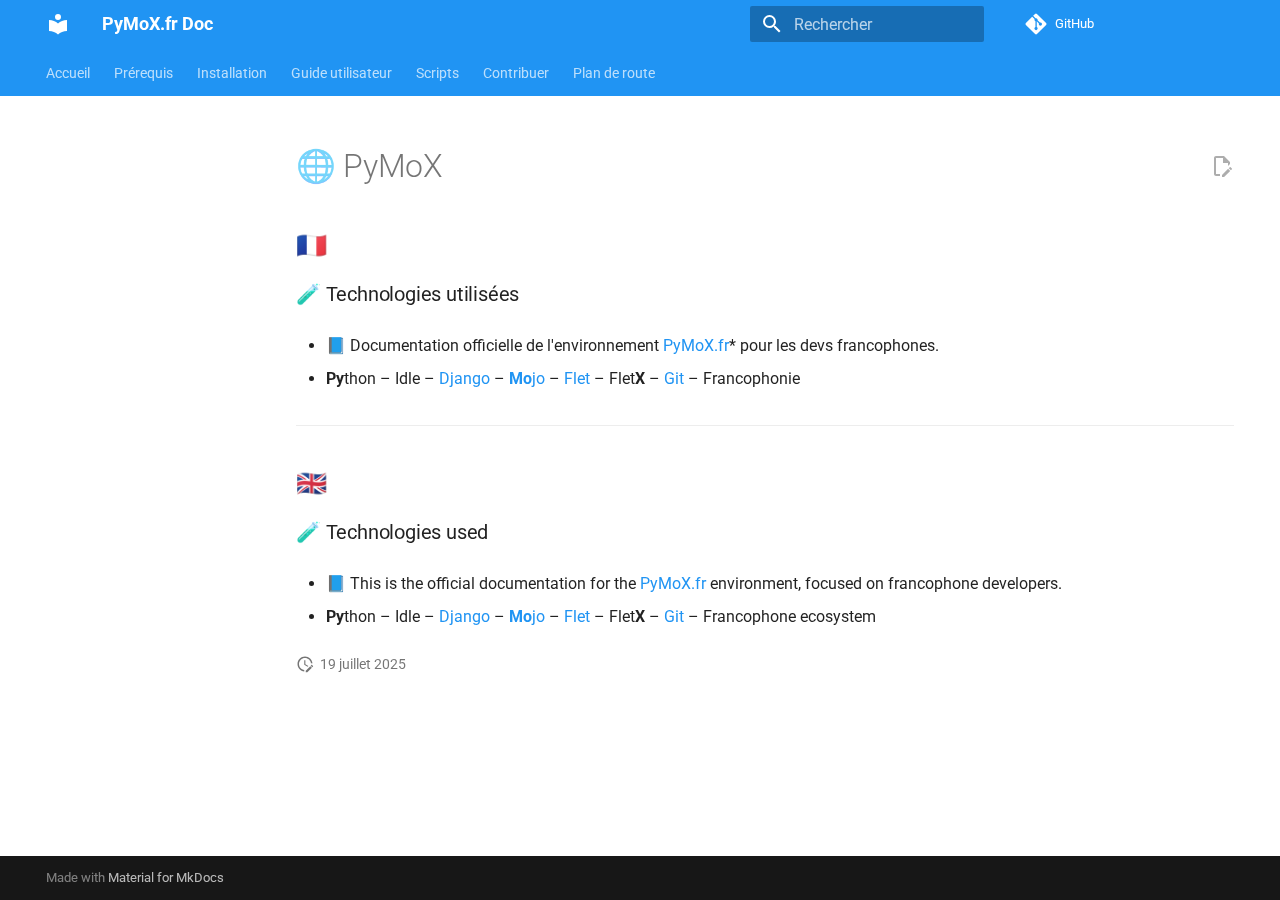
<file: index.html>
<!doctype html><html lang=fr class=no-js> <head><meta charset=utf-8><meta name=viewport content="width=device-width,initial-scale=1"><meta name=description content="Documentation officielle du projet PyMoX.fr"><meta name=author content="La communauté PyMoX.fr & GrCOTE7"><link rel=icon href=/assets/imgs/favicon.ico><meta name=generator content="mkdocs-1.6.1, mkdocs-material-9.6.15"><title>PyMoX.fr Doc</title><link rel=stylesheet href=assets/stylesheets/main.342714a4.min.css><link rel=stylesheet href=assets/stylesheets/palette.06af60db.min.css><link rel=preconnect href=https://fonts.gstatic.com crossorigin><link rel=stylesheet href="https://fonts.googleapis.com/css?family=Roboto:300,300i,400,400i,700,700i%7CRoboto+Mono:400,400i,700,700i&display=fallback"><style>:root{--md-text-font:"Roboto";--md-code-font:"Roboto Mono"}</style><script>__md_scope=new URL(".",location),__md_hash=e=>[...e].reduce(((e,_)=>(e<<5)-e+_.charCodeAt(0)),0),__md_get=(e,_=localStorage,t=__md_scope)=>JSON.parse(_.getItem(t.pathname+"."+e)),__md_set=(e,_,t=localStorage,a=__md_scope)=>{try{t.setItem(a.pathname+"."+e,JSON.stringify(_))}catch(e){}}</script></head> <body dir=ltr data-md-color-scheme=default data-md-color-primary=blue data-md-color-accent=light-blue> <input class=md-toggle data-md-toggle=drawer type=checkbox id=__drawer autocomplete=off> <input class=md-toggle data-md-toggle=search type=checkbox id=__search autocomplete=off> <label class=md-overlay for=__drawer></label> <div data-md-component=skip> <a href=#pymox class=md-skip> Aller au contenu </a> </div> <div data-md-component=announce> </div> <header class=md-header data-md-component=header> <nav class="md-header__inner md-grid" aria-label=En-tête> <a href=. title="PyMoX.fr Doc" class="md-header__button md-logo" aria-label="PyMoX.fr Doc" data-md-component=logo> <svg xmlns=http://www.w3.org/2000/svg viewbox="0 0 24 24"><path d="M12 8a3 3 0 0 0 3-3 3 3 0 0 0-3-3 3 3 0 0 0-3 3 3 3 0 0 0 3 3m0 3.54C9.64 9.35 6.5 8 3 8v11c3.5 0 6.64 1.35 9 3.54 2.36-2.19 5.5-3.54 9-3.54V8c-3.5 0-6.64 1.35-9 3.54"/></svg> </a> <label class="md-header__button md-icon" for=__drawer> <svg xmlns=http://www.w3.org/2000/svg viewbox="0 0 24 24"><path d="M3 6h18v2H3zm0 5h18v2H3zm0 5h18v2H3z"/></svg> </label> <div class=md-header__title data-md-component=header-title> <div class=md-header__ellipsis> <div class=md-header__topic> <span class=md-ellipsis> PyMoX.fr Doc </span> </div> <div class=md-header__topic data-md-component=header-topic> <span class=md-ellipsis> 🌐 PyMoX </span> </div> </div> </div> <form class=md-header__option data-md-component=palette> <input class=md-option data-md-color-media data-md-color-scheme=default data-md-color-primary=blue data-md-color-accent=light-blue aria-hidden=true type=radio name=__palette id=__palette_0> </form> <script>var palette=__md_get("__palette");if(palette&&palette.color){if("(prefers-color-scheme)"===palette.color.media){var media=matchMedia("(prefers-color-scheme: light)"),input=document.querySelector(media.matches?"[data-md-color-media='(prefers-color-scheme: light)']":"[data-md-color-media='(prefers-color-scheme: dark)']");palette.color.media=input.getAttribute("data-md-color-media"),palette.color.scheme=input.getAttribute("data-md-color-scheme"),palette.color.primary=input.getAttribute("data-md-color-primary"),palette.color.accent=input.getAttribute("data-md-color-accent")}for(var[key,value]of Object.entries(palette.color))document.body.setAttribute("data-md-color-"+key,value)}</script> <label class="md-header__button md-icon" for=__search> <svg xmlns=http://www.w3.org/2000/svg viewbox="0 0 24 24"><path d="M9.5 3A6.5 6.5 0 0 1 16 9.5c0 1.61-.59 3.09-1.56 4.23l.27.27h.79l5 5-1.5 1.5-5-5v-.79l-.27-.27A6.52 6.52 0 0 1 9.5 16 6.5 6.5 0 0 1 3 9.5 6.5 6.5 0 0 1 9.5 3m0 2C7 5 5 7 5 9.5S7 14 9.5 14 14 12 14 9.5 12 5 9.5 5"/></svg> </label> <div class=md-search data-md-component=search role=dialog> <label class=md-search__overlay for=__search></label> <div class=md-search__inner role=search> <form class=md-search__form name=search> <input type=text class=md-search__input name=query aria-label=Rechercher placeholder=Rechercher autocapitalize=off autocorrect=off autocomplete=off spellcheck=false data-md-component=search-query required> <label class="md-search__icon md-icon" for=__search> <svg xmlns=http://www.w3.org/2000/svg viewbox="0 0 24 24"><path d="M9.5 3A6.5 6.5 0 0 1 16 9.5c0 1.61-.59 3.09-1.56 4.23l.27.27h.79l5 5-1.5 1.5-5-5v-.79l-.27-.27A6.52 6.52 0 0 1 9.5 16 6.5 6.5 0 0 1 3 9.5 6.5 6.5 0 0 1 9.5 3m0 2C7 5 5 7 5 9.5S7 14 9.5 14 14 12 14 9.5 12 5 9.5 5"/></svg> <svg xmlns=http://www.w3.org/2000/svg viewbox="0 0 24 24"><path d="M20 11v2H8l5.5 5.5-1.42 1.42L4.16 12l7.92-7.92L13.5 5.5 8 11z"/></svg> </label> <nav class=md-search__options aria-label=Recherche> <button type=reset class="md-search__icon md-icon" title=Effacer aria-label=Effacer tabindex=-1> <svg xmlns=http://www.w3.org/2000/svg viewbox="0 0 24 24"><path d="M19 6.41 17.59 5 12 10.59 6.41 5 5 6.41 10.59 12 5 17.59 6.41 19 12 13.41 17.59 19 19 17.59 13.41 12z"/></svg> </button> </nav> <div class=md-search__suggest data-md-component=search-suggest></div> </form> <div class=md-search__output> <div class=md-search__scrollwrap tabindex=0 data-md-scrollfix> <div class=md-search-result data-md-component=search-result> <div class=md-search-result__meta> Initialisation de la recherche </div> <ol class=md-search-result__list role=presentation></ol> </div> </div> </div> </div> </div> <div class=md-header__source> <a href=https://github.com/PyMoX-fr/Doc title="Aller au dépôt" class=md-source data-md-component=source> <div class="md-source__icon md-icon"> <svg xmlns=http://www.w3.org/2000/svg viewbox="0 0 448 512"><!-- Font Awesome Free 6.7.2 by @fontawesome - https://fontawesome.com License - https://fontawesome.com/license/free (Icons: CC BY 4.0, Fonts: SIL OFL 1.1, Code: MIT License) Copyright 2024 Fonticons, Inc.--><path d="M439.55 236.05 244 40.45a28.87 28.87 0 0 0-40.81 0l-40.66 40.63 51.52 51.52c27.06-9.14 52.68 16.77 43.39 43.68l49.66 49.66c34.23-11.8 61.18 31 35.47 56.69-26.49 26.49-70.21-2.87-56-37.34L240.22 199v121.85c25.3 12.54 22.26 41.85 9.08 55a34.34 34.34 0 0 1-48.55 0c-17.57-17.6-11.07-46.91 11.25-56v-123c-20.8-8.51-24.6-30.74-18.64-45L142.57 101 8.45 235.14a28.86 28.86 0 0 0 0 40.81l195.61 195.6a28.86 28.86 0 0 0 40.8 0l194.69-194.69a28.86 28.86 0 0 0 0-40.81"/></svg> </div> <div class=md-source__repository> GitHub </div> </a> </div> </nav> </header> <div class=md-container data-md-component=container> <nav class=md-tabs aria-label=Onglets data-md-component=tabs> <div class=md-grid> <ul class=md-tabs__list> <li class=md-tabs__item> <a href=index.html class=md-tabs__link> Accueil </a> </li> <li class=md-tabs__item> <a href=requested/ class=md-tabs__link> Prérequis </a> </li> <li class=md-tabs__item> <a href=installation/ class=md-tabs__link> Installation </a> </li> <li class=md-tabs__item> <a href=user_guide/ class=md-tabs__link> Guide utilisateur </a> </li> <li class=md-tabs__item> <a href=scripts/ class=md-tabs__link> Scripts </a> </li> <li class=md-tabs__item> <a href=contributing/ class=md-tabs__link> Contribuer </a> </li> <li class=md-tabs__item> <a href=roadmap/ class=md-tabs__link> Plan de route </a> </li> </ul> </div> </nav> <main class=md-main data-md-component=main> <div class="md-main__inner md-grid"> <div class="md-sidebar md-sidebar--primary" data-md-component=sidebar data-md-type=navigation> <div class=md-sidebar__scrollwrap> <div class=md-sidebar__inner> <nav class="md-nav md-nav--primary md-nav--lifted md-nav--integrated" aria-label=Navigation data-md-level=0> <label class=md-nav__title for=__drawer> <a href=. title="PyMoX.fr Doc" class="md-nav__button md-logo" aria-label="PyMoX.fr Doc" data-md-component=logo> <svg xmlns=http://www.w3.org/2000/svg viewbox="0 0 24 24"><path d="M12 8a3 3 0 0 0 3-3 3 3 0 0 0-3-3 3 3 0 0 0-3 3 3 3 0 0 0 3 3m0 3.54C9.64 9.35 6.5 8 3 8v11c3.5 0 6.64 1.35 9 3.54 2.36-2.19 5.5-3.54 9-3.54V8c-3.5 0-6.64 1.35-9 3.54"/></svg> </a> PyMoX.fr Doc </label> <div class=md-nav__source> <a href=https://github.com/PyMoX-fr/Doc title="Aller au dépôt" class=md-source data-md-component=source> <div class="md-source__icon md-icon"> <svg xmlns=http://www.w3.org/2000/svg viewbox="0 0 448 512"><!-- Font Awesome Free 6.7.2 by @fontawesome - https://fontawesome.com License - https://fontawesome.com/license/free (Icons: CC BY 4.0, Fonts: SIL OFL 1.1, Code: MIT License) Copyright 2024 Fonticons, Inc.--><path d="M439.55 236.05 244 40.45a28.87 28.87 0 0 0-40.81 0l-40.66 40.63 51.52 51.52c27.06-9.14 52.68 16.77 43.39 43.68l49.66 49.66c34.23-11.8 61.18 31 35.47 56.69-26.49 26.49-70.21-2.87-56-37.34L240.22 199v121.85c25.3 12.54 22.26 41.85 9.08 55a34.34 34.34 0 0 1-48.55 0c-17.57-17.6-11.07-46.91 11.25-56v-123c-20.8-8.51-24.6-30.74-18.64-45L142.57 101 8.45 235.14a28.86 28.86 0 0 0 0 40.81l195.61 195.6a28.86 28.86 0 0 0 40.8 0l194.69-194.69a28.86 28.86 0 0 0 0-40.81"/></svg> </div> <div class=md-source__repository> GitHub </div> </a> </div> <ul class=md-nav__list data-md-scrollfix> <li class=md-nav__item> <a href=index.html class=md-nav__link> <span class=md-ellipsis> Accueil </span> </a> </li> <li class=md-nav__item> <a href=requested/ class=md-nav__link> <span class=md-ellipsis> Prérequis </span> </a> </li> <li class=md-nav__item> <a href=installation/ class=md-nav__link> <span class=md-ellipsis> Installation </span> </a> </li> <li class=md-nav__item> <a href=user_guide/ class=md-nav__link> <span class=md-ellipsis> Guide utilisateur </span> </a> </li> <li class=md-nav__item> <a href=scripts/ class=md-nav__link> <span class=md-ellipsis> Scripts </span> </a> </li> <li class=md-nav__item> <a href=contributing/ class=md-nav__link> <span class=md-ellipsis> Contribuer </span> </a> </li> <li class=md-nav__item> <a href=roadmap/ class=md-nav__link> <span class=md-ellipsis> Plan de route </span> </a> </li> </ul> </nav> </div> </div> </div> <div class=md-content data-md-component=content> <article class="md-content__inner md-typeset"> <a href=https://github.com/PyMoX-fr/Doc/edit/main/doc/README.md title="Editer cette page" class="md-content__button md-icon" rel=edit> <svg xmlns=http://www.w3.org/2000/svg viewbox="0 0 24 24"><path d="M10 20H6V4h7v5h5v3.1l2-2V8l-6-6H6c-1.1 0-2 .9-2 2v16c0 1.1.9 2 2 2h4zm10.2-7c.1 0 .3.1.4.2l1.3 1.3c.2.2.2.6 0 .8l-1 1-2.1-2.1 1-1c.1-.1.2-.2.4-.2m0 3.9L14.1 23H12v-2.1l6.1-6.1z"/></svg> </a> <h1 id=pymox>🌐 PyMoX<a class=headerlink href=#pymox title="Permanent link">&para;</a></h1> <h2 id=_1>🇫🇷<a class=headerlink href=#_1 title="Permanent link">&para;</a></h2> <h3 id=technologies-utilisees>🧪 Technologies utilisées<a class=headerlink href=#technologies-utilisees title="Permanent link">&para;</a></h3> <ul> <li> <p>📘 Documentation officielle de l'environnement <a href=https://github.com/PyMoX-fr>PyMoX.fr</a>* pour les devs francophones.</p> </li> <li> <p><strong>Py</strong>thon – Idle – <a href=https://github.com/PyMoX-fr/Django>Django</a> – <a href=https://github.com/PyMoX-fr/Mojo><strong>Mo</strong>jo</a> – <a href=https://github.com/PyMoX-fr/FletX>Flet</a> – Flet<strong>X</strong> – <a href=https://github.com/PyMoX-fr/Git>Git</a> – Francophonie</p> </li> </ul> <hr> <h2 id=_2>🇬🇧<a class=headerlink href=#_2 title="Permanent link">&para;</a></h2> <h3 id=technologies-used>🧪 Technologies used<a class=headerlink href=#technologies-used title="Permanent link">&para;</a></h3> <ul> <li> <p>📘 This is the official documentation for the <a href=https://github.com/PyMoX-fr>PyMoX.fr</a> environment, focused on francophone developers.</p> </li> <li> <p><strong>Py</strong>thon – Idle – <a href=https://github.com/PyMoX-fr/Django>Django</a> – <a href=https://github.com/PyMoX-fr/Mojo><strong>Mo</strong>jo</a> – <a href=https://github.com/PyMoX-fr/FletX>Flet</a> – Flet<strong>X</strong> – <a href=https://github.com/PyMoX-fr/Git>Git</a> – Francophone ecosystem</p> </li> </ul> <aside class=md-source-file> <span class=md-source-file__fact> <span class=md-icon title="Dernière mise à jour"> <svg xmlns=http://www.w3.org/2000/svg viewbox="0 0 24 24"><path d="M21 13.1c-.1 0-.3.1-.4.2l-1 1 2.1 2.1 1-1c.2-.2.2-.6 0-.8l-1.3-1.3c-.1-.1-.2-.2-.4-.2m-1.9 1.8-6.1 6V23h2.1l6.1-6.1zM12.5 7v5.2l4 2.4-1 1L11 13V7zM11 21.9c-5.1-.5-9-4.8-9-9.9C2 6.5 6.5 2 12 2c5.3 0 9.6 4.1 10 9.3-.3-.1-.6-.2-1-.2s-.7.1-1 .2C19.6 7.2 16.2 4 12 4c-4.4 0-8 3.6-8 8 0 4.1 3.1 7.5 7.1 7.9l-.1.2z"/></svg> </span> <span class="git-revision-date-localized-plugin git-revision-date-localized-plugin-date" title="19 juillet 2025 07:48:05 UTC">19 juillet 2025</span> </span> </aside> </article> </div> <script>var target=document.getElementById(location.hash.slice(1));target&&target.name&&(target.checked=target.name.startsWith("__tabbed_"))</script> </div> </main> <footer class=md-footer> <div class="md-footer-meta md-typeset"> <div class="md-footer-meta__inner md-grid"> <div class=md-copyright> Made with <a href=https://squidfunk.github.io/mkdocs-material/ target=_blank rel=noopener> Material for MkDocs </a> </div> </div> </div> </footer> </div> <div class=md-dialog data-md-component=dialog> <div class="md-dialog__inner md-typeset"></div> </div> <script id=__config type=application/json>{"base": ".", "features": ["navigation.instant", "navigation.sections", "content.code.copy", "navigation.tabs", "search.highlight", "search.suggest", "toc.integrate", "content.action.edit"], "search": "assets/javascripts/workers/search.d50fe291.min.js", "tags": null, "translations": {"clipboard.copied": "Copi\u00e9 dans le presse-papier", "clipboard.copy": "Copier dans le presse-papier", "search.result.more.one": "1 de plus sur cette page", "search.result.more.other": "# de plus sur cette page", "search.result.none": "Aucun document trouv\u00e9", "search.result.one": "1 document trouv\u00e9", "search.result.other": "# documents trouv\u00e9s", "search.result.placeholder": "Taper pour d\u00e9marrer la recherche", "search.result.term.missing": "Non trouv\u00e9", "select.version": "S\u00e9lectionner la version"}, "version": null}</script> <script src=assets/javascripts/bundle.56ea9cef.min.js></script> </body> </html>
</file>
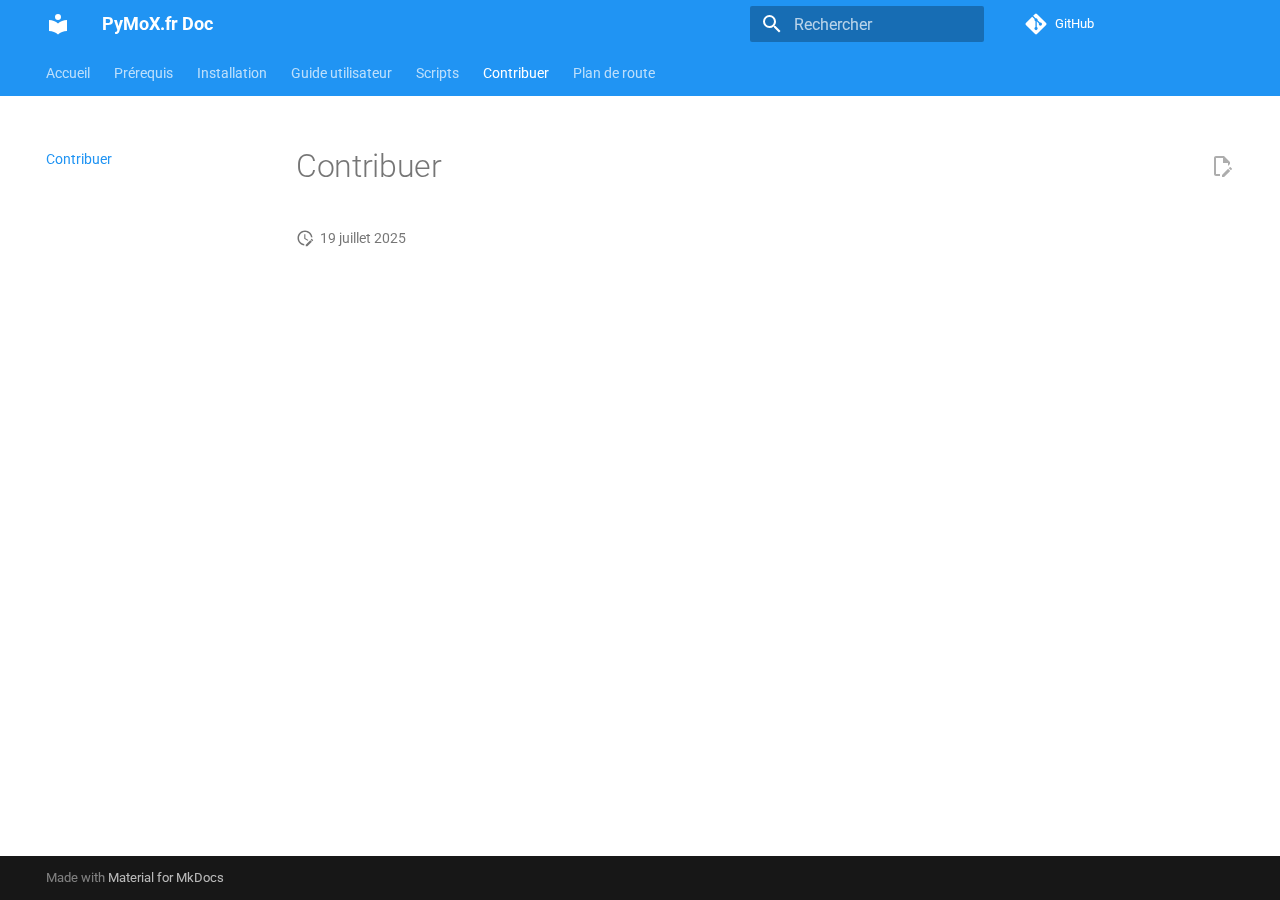
<file: contributing/index.html>
<!doctype html><html lang=fr class=no-js> <head><meta charset=utf-8><meta name=viewport content="width=device-width,initial-scale=1"><meta name=description content="Documentation officielle du projet PyMoX.fr"><meta name=author content="La communauté PyMoX.fr & GrCOTE7"><link href=../scripts/ rel=prev><link href=../roadmap/ rel=next><link rel=icon href=/assets/imgs/favicon.ico><meta name=generator content="mkdocs-1.6.1, mkdocs-material-9.6.15"><title>Contribuer - PyMoX.fr Doc</title><link rel=stylesheet href=../assets/stylesheets/main.342714a4.min.css><link rel=stylesheet href=../assets/stylesheets/palette.06af60db.min.css><link rel=preconnect href=https://fonts.gstatic.com crossorigin><link rel=stylesheet href="https://fonts.googleapis.com/css?family=Roboto:300,300i,400,400i,700,700i%7CRoboto+Mono:400,400i,700,700i&display=fallback"><style>:root{--md-text-font:"Roboto";--md-code-font:"Roboto Mono"}</style><script>__md_scope=new URL("..",location),__md_hash=e=>[...e].reduce(((e,_)=>(e<<5)-e+_.charCodeAt(0)),0),__md_get=(e,_=localStorage,t=__md_scope)=>JSON.parse(_.getItem(t.pathname+"."+e)),__md_set=(e,_,t=localStorage,a=__md_scope)=>{try{t.setItem(a.pathname+"."+e,JSON.stringify(_))}catch(e){}}</script></head> <body dir=ltr data-md-color-scheme=default data-md-color-primary=blue data-md-color-accent=light-blue> <input class=md-toggle data-md-toggle=drawer type=checkbox id=__drawer autocomplete=off> <input class=md-toggle data-md-toggle=search type=checkbox id=__search autocomplete=off> <label class=md-overlay for=__drawer></label> <div data-md-component=skip> <a href=#contribuer class=md-skip> Aller au contenu </a> </div> <div data-md-component=announce> </div> <header class=md-header data-md-component=header> <nav class="md-header__inner md-grid" aria-label=En-tête> <a href=.. title="PyMoX.fr Doc" class="md-header__button md-logo" aria-label="PyMoX.fr Doc" data-md-component=logo> <svg xmlns=http://www.w3.org/2000/svg viewbox="0 0 24 24"><path d="M12 8a3 3 0 0 0 3-3 3 3 0 0 0-3-3 3 3 0 0 0-3 3 3 3 0 0 0 3 3m0 3.54C9.64 9.35 6.5 8 3 8v11c3.5 0 6.64 1.35 9 3.54 2.36-2.19 5.5-3.54 9-3.54V8c-3.5 0-6.64 1.35-9 3.54"/></svg> </a> <label class="md-header__button md-icon" for=__drawer> <svg xmlns=http://www.w3.org/2000/svg viewbox="0 0 24 24"><path d="M3 6h18v2H3zm0 5h18v2H3zm0 5h18v2H3z"/></svg> </label> <div class=md-header__title data-md-component=header-title> <div class=md-header__ellipsis> <div class=md-header__topic> <span class=md-ellipsis> PyMoX.fr Doc </span> </div> <div class=md-header__topic data-md-component=header-topic> <span class=md-ellipsis> Contribuer </span> </div> </div> </div> <form class=md-header__option data-md-component=palette> <input class=md-option data-md-color-media data-md-color-scheme=default data-md-color-primary=blue data-md-color-accent=light-blue aria-hidden=true type=radio name=__palette id=__palette_0> </form> <script>var palette=__md_get("__palette");if(palette&&palette.color){if("(prefers-color-scheme)"===palette.color.media){var media=matchMedia("(prefers-color-scheme: light)"),input=document.querySelector(media.matches?"[data-md-color-media='(prefers-color-scheme: light)']":"[data-md-color-media='(prefers-color-scheme: dark)']");palette.color.media=input.getAttribute("data-md-color-media"),palette.color.scheme=input.getAttribute("data-md-color-scheme"),palette.color.primary=input.getAttribute("data-md-color-primary"),palette.color.accent=input.getAttribute("data-md-color-accent")}for(var[key,value]of Object.entries(palette.color))document.body.setAttribute("data-md-color-"+key,value)}</script> <label class="md-header__button md-icon" for=__search> <svg xmlns=http://www.w3.org/2000/svg viewbox="0 0 24 24"><path d="M9.5 3A6.5 6.5 0 0 1 16 9.5c0 1.61-.59 3.09-1.56 4.23l.27.27h.79l5 5-1.5 1.5-5-5v-.79l-.27-.27A6.52 6.52 0 0 1 9.5 16 6.5 6.5 0 0 1 3 9.5 6.5 6.5 0 0 1 9.5 3m0 2C7 5 5 7 5 9.5S7 14 9.5 14 14 12 14 9.5 12 5 9.5 5"/></svg> </label> <div class=md-search data-md-component=search role=dialog> <label class=md-search__overlay for=__search></label> <div class=md-search__inner role=search> <form class=md-search__form name=search> <input type=text class=md-search__input name=query aria-label=Rechercher placeholder=Rechercher autocapitalize=off autocorrect=off autocomplete=off spellcheck=false data-md-component=search-query required> <label class="md-search__icon md-icon" for=__search> <svg xmlns=http://www.w3.org/2000/svg viewbox="0 0 24 24"><path d="M9.5 3A6.5 6.5 0 0 1 16 9.5c0 1.61-.59 3.09-1.56 4.23l.27.27h.79l5 5-1.5 1.5-5-5v-.79l-.27-.27A6.52 6.52 0 0 1 9.5 16 6.5 6.5 0 0 1 3 9.5 6.5 6.5 0 0 1 9.5 3m0 2C7 5 5 7 5 9.5S7 14 9.5 14 14 12 14 9.5 12 5 9.5 5"/></svg> <svg xmlns=http://www.w3.org/2000/svg viewbox="0 0 24 24"><path d="M20 11v2H8l5.5 5.5-1.42 1.42L4.16 12l7.92-7.92L13.5 5.5 8 11z"/></svg> </label> <nav class=md-search__options aria-label=Recherche> <button type=reset class="md-search__icon md-icon" title=Effacer aria-label=Effacer tabindex=-1> <svg xmlns=http://www.w3.org/2000/svg viewbox="0 0 24 24"><path d="M19 6.41 17.59 5 12 10.59 6.41 5 5 6.41 10.59 12 5 17.59 6.41 19 12 13.41 17.59 19 19 17.59 13.41 12z"/></svg> </button> </nav> <div class=md-search__suggest data-md-component=search-suggest></div> </form> <div class=md-search__output> <div class=md-search__scrollwrap tabindex=0 data-md-scrollfix> <div class=md-search-result data-md-component=search-result> <div class=md-search-result__meta> Initialisation de la recherche </div> <ol class=md-search-result__list role=presentation></ol> </div> </div> </div> </div> </div> <div class=md-header__source> <a href=https://github.com/PyMoX-fr/Doc title="Aller au dépôt" class=md-source data-md-component=source> <div class="md-source__icon md-icon"> <svg xmlns=http://www.w3.org/2000/svg viewbox="0 0 448 512"><!-- Font Awesome Free 6.7.2 by @fontawesome - https://fontawesome.com License - https://fontawesome.com/license/free (Icons: CC BY 4.0, Fonts: SIL OFL 1.1, Code: MIT License) Copyright 2024 Fonticons, Inc.--><path d="M439.55 236.05 244 40.45a28.87 28.87 0 0 0-40.81 0l-40.66 40.63 51.52 51.52c27.06-9.14 52.68 16.77 43.39 43.68l49.66 49.66c34.23-11.8 61.18 31 35.47 56.69-26.49 26.49-70.21-2.87-56-37.34L240.22 199v121.85c25.3 12.54 22.26 41.85 9.08 55a34.34 34.34 0 0 1-48.55 0c-17.57-17.6-11.07-46.91 11.25-56v-123c-20.8-8.51-24.6-30.74-18.64-45L142.57 101 8.45 235.14a28.86 28.86 0 0 0 0 40.81l195.61 195.6a28.86 28.86 0 0 0 40.8 0l194.69-194.69a28.86 28.86 0 0 0 0-40.81"/></svg> </div> <div class=md-source__repository> GitHub </div> </a> </div> </nav> </header> <div class=md-container data-md-component=container> <nav class=md-tabs aria-label=Onglets data-md-component=tabs> <div class=md-grid> <ul class=md-tabs__list> <li class=md-tabs__item> <a href=../index.html class=md-tabs__link> Accueil </a> </li> <li class=md-tabs__item> <a href=../requested/ class=md-tabs__link> Prérequis </a> </li> <li class=md-tabs__item> <a href=../installation/ class=md-tabs__link> Installation </a> </li> <li class=md-tabs__item> <a href=../user_guide/ class=md-tabs__link> Guide utilisateur </a> </li> <li class=md-tabs__item> <a href=../scripts/ class=md-tabs__link> Scripts </a> </li> <li class="md-tabs__item md-tabs__item--active"> <a href=./ class=md-tabs__link> Contribuer </a> </li> <li class=md-tabs__item> <a href=../roadmap/ class=md-tabs__link> Plan de route </a> </li> </ul> </div> </nav> <main class=md-main data-md-component=main> <div class="md-main__inner md-grid"> <div class="md-sidebar md-sidebar--primary" data-md-component=sidebar data-md-type=navigation> <div class=md-sidebar__scrollwrap> <div class=md-sidebar__inner> <nav class="md-nav md-nav--primary md-nav--lifted md-nav--integrated" aria-label=Navigation data-md-level=0> <label class=md-nav__title for=__drawer> <a href=.. title="PyMoX.fr Doc" class="md-nav__button md-logo" aria-label="PyMoX.fr Doc" data-md-component=logo> <svg xmlns=http://www.w3.org/2000/svg viewbox="0 0 24 24"><path d="M12 8a3 3 0 0 0 3-3 3 3 0 0 0-3-3 3 3 0 0 0-3 3 3 3 0 0 0 3 3m0 3.54C9.64 9.35 6.5 8 3 8v11c3.5 0 6.64 1.35 9 3.54 2.36-2.19 5.5-3.54 9-3.54V8c-3.5 0-6.64 1.35-9 3.54"/></svg> </a> PyMoX.fr Doc </label> <div class=md-nav__source> <a href=https://github.com/PyMoX-fr/Doc title="Aller au dépôt" class=md-source data-md-component=source> <div class="md-source__icon md-icon"> <svg xmlns=http://www.w3.org/2000/svg viewbox="0 0 448 512"><!-- Font Awesome Free 6.7.2 by @fontawesome - https://fontawesome.com License - https://fontawesome.com/license/free (Icons: CC BY 4.0, Fonts: SIL OFL 1.1, Code: MIT License) Copyright 2024 Fonticons, Inc.--><path d="M439.55 236.05 244 40.45a28.87 28.87 0 0 0-40.81 0l-40.66 40.63 51.52 51.52c27.06-9.14 52.68 16.77 43.39 43.68l49.66 49.66c34.23-11.8 61.18 31 35.47 56.69-26.49 26.49-70.21-2.87-56-37.34L240.22 199v121.85c25.3 12.54 22.26 41.85 9.08 55a34.34 34.34 0 0 1-48.55 0c-17.57-17.6-11.07-46.91 11.25-56v-123c-20.8-8.51-24.6-30.74-18.64-45L142.57 101 8.45 235.14a28.86 28.86 0 0 0 0 40.81l195.61 195.6a28.86 28.86 0 0 0 40.8 0l194.69-194.69a28.86 28.86 0 0 0 0-40.81"/></svg> </div> <div class=md-source__repository> GitHub </div> </a> </div> <ul class=md-nav__list data-md-scrollfix> <li class=md-nav__item> <a href=../index.html class=md-nav__link> <span class=md-ellipsis> Accueil </span> </a> </li> <li class=md-nav__item> <a href=../requested/ class=md-nav__link> <span class=md-ellipsis> Prérequis </span> </a> </li> <li class=md-nav__item> <a href=../installation/ class=md-nav__link> <span class=md-ellipsis> Installation </span> </a> </li> <li class=md-nav__item> <a href=../user_guide/ class=md-nav__link> <span class=md-ellipsis> Guide utilisateur </span> </a> </li> <li class=md-nav__item> <a href=../scripts/ class=md-nav__link> <span class=md-ellipsis> Scripts </span> </a> </li> <li class="md-nav__item md-nav__item--active"> <input class="md-nav__toggle md-toggle" type=checkbox id=__toc> <a href=./ class="md-nav__link md-nav__link--active"> <span class=md-ellipsis> Contribuer </span> </a> </li> <li class=md-nav__item> <a href=../roadmap/ class=md-nav__link> <span class=md-ellipsis> Plan de route </span> </a> </li> </ul> </nav> </div> </div> </div> <div class=md-content data-md-component=content> <article class="md-content__inner md-typeset"> <a href=https://github.com/PyMoX-fr/Doc/edit/main/doc/contributing.md title="Editer cette page" class="md-content__button md-icon" rel=edit> <svg xmlns=http://www.w3.org/2000/svg viewbox="0 0 24 24"><path d="M10 20H6V4h7v5h5v3.1l2-2V8l-6-6H6c-1.1 0-2 .9-2 2v16c0 1.1.9 2 2 2h4zm10.2-7c.1 0 .3.1.4.2l1.3 1.3c.2.2.2.6 0 .8l-1 1-2.1-2.1 1-1c.1-.1.2-.2.4-.2m0 3.9L14.1 23H12v-2.1l6.1-6.1z"/></svg> </a> <h1 id=contribuer>Contribuer<a class=headerlink href=#contribuer title="Permanent link">&para;</a></h1> <aside class=md-source-file> <span class=md-source-file__fact> <span class=md-icon title="Dernière mise à jour"> <svg xmlns=http://www.w3.org/2000/svg viewbox="0 0 24 24"><path d="M21 13.1c-.1 0-.3.1-.4.2l-1 1 2.1 2.1 1-1c.2-.2.2-.6 0-.8l-1.3-1.3c-.1-.1-.2-.2-.4-.2m-1.9 1.8-6.1 6V23h2.1l6.1-6.1zM12.5 7v5.2l4 2.4-1 1L11 13V7zM11 21.9c-5.1-.5-9-4.8-9-9.9C2 6.5 6.5 2 12 2c5.3 0 9.6 4.1 10 9.3-.3-.1-.6-.2-1-.2s-.7.1-1 .2C19.6 7.2 16.2 4 12 4c-4.4 0-8 3.6-8 8 0 4.1 3.1 7.5 7.1 7.9l-.1.2z"/></svg> </span> <span class="git-revision-date-localized-plugin git-revision-date-localized-plugin-date" title="19 juillet 2025 07:48:05 UTC">19 juillet 2025</span> </span> </aside> </article> </div> <script>var target=document.getElementById(location.hash.slice(1));target&&target.name&&(target.checked=target.name.startsWith("__tabbed_"))</script> </div> </main> <footer class=md-footer> <div class="md-footer-meta md-typeset"> <div class="md-footer-meta__inner md-grid"> <div class=md-copyright> Made with <a href=https://squidfunk.github.io/mkdocs-material/ target=_blank rel=noopener> Material for MkDocs </a> </div> </div> </div> </footer> </div> <div class=md-dialog data-md-component=dialog> <div class="md-dialog__inner md-typeset"></div> </div> <script id=__config type=application/json>{"base": "..", "features": ["navigation.instant", "navigation.sections", "content.code.copy", "navigation.tabs", "search.highlight", "search.suggest", "toc.integrate", "content.action.edit"], "search": "../assets/javascripts/workers/search.d50fe291.min.js", "tags": null, "translations": {"clipboard.copied": "Copi\u00e9 dans le presse-papier", "clipboard.copy": "Copier dans le presse-papier", "search.result.more.one": "1 de plus sur cette page", "search.result.more.other": "# de plus sur cette page", "search.result.none": "Aucun document trouv\u00e9", "search.result.one": "1 document trouv\u00e9", "search.result.other": "# documents trouv\u00e9s", "search.result.placeholder": "Taper pour d\u00e9marrer la recherche", "search.result.term.missing": "Non trouv\u00e9", "select.version": "S\u00e9lectionner la version"}, "version": null}</script> <script src=../assets/javascripts/bundle.56ea9cef.min.js></script> </body> </html>
</file>
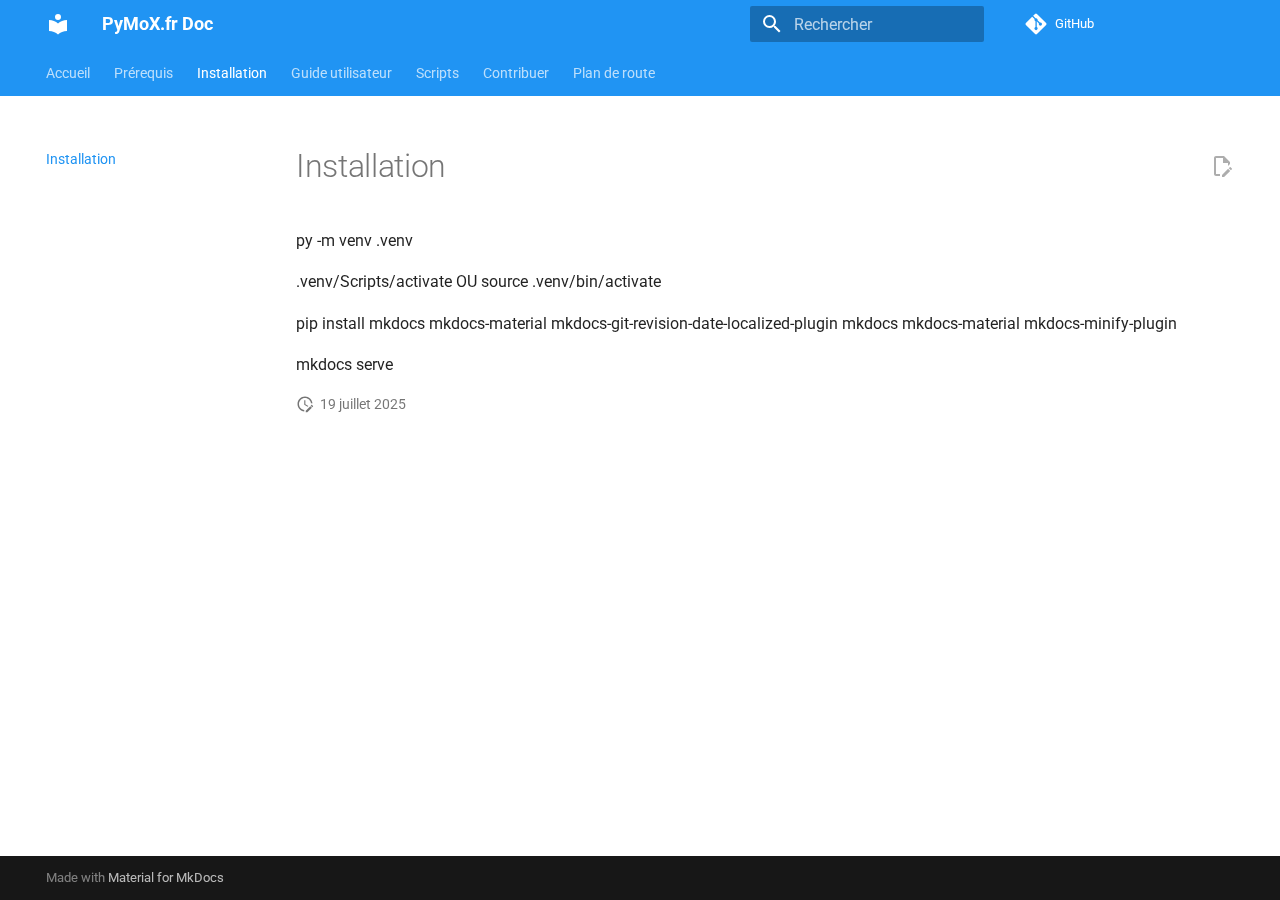
<file: installation/index.html>
<!doctype html><html lang=fr class=no-js> <head><meta charset=utf-8><meta name=viewport content="width=device-width,initial-scale=1"><meta name=description content="Documentation officielle du projet PyMoX.fr"><meta name=author content="La communauté PyMoX.fr & GrCOTE7"><link href=../requested/ rel=prev><link href=../user_guide/ rel=next><link rel=icon href=/assets/imgs/favicon.ico><meta name=generator content="mkdocs-1.6.1, mkdocs-material-9.6.15"><title>Installation - PyMoX.fr Doc</title><link rel=stylesheet href=../assets/stylesheets/main.342714a4.min.css><link rel=stylesheet href=../assets/stylesheets/palette.06af60db.min.css><link rel=preconnect href=https://fonts.gstatic.com crossorigin><link rel=stylesheet href="https://fonts.googleapis.com/css?family=Roboto:300,300i,400,400i,700,700i%7CRoboto+Mono:400,400i,700,700i&display=fallback"><style>:root{--md-text-font:"Roboto";--md-code-font:"Roboto Mono"}</style><script>__md_scope=new URL("..",location),__md_hash=e=>[...e].reduce(((e,_)=>(e<<5)-e+_.charCodeAt(0)),0),__md_get=(e,_=localStorage,t=__md_scope)=>JSON.parse(_.getItem(t.pathname+"."+e)),__md_set=(e,_,t=localStorage,a=__md_scope)=>{try{t.setItem(a.pathname+"."+e,JSON.stringify(_))}catch(e){}}</script></head> <body dir=ltr data-md-color-scheme=default data-md-color-primary=blue data-md-color-accent=light-blue> <input class=md-toggle data-md-toggle=drawer type=checkbox id=__drawer autocomplete=off> <input class=md-toggle data-md-toggle=search type=checkbox id=__search autocomplete=off> <label class=md-overlay for=__drawer></label> <div data-md-component=skip> <a href=#installation class=md-skip> Aller au contenu </a> </div> <div data-md-component=announce> </div> <header class=md-header data-md-component=header> <nav class="md-header__inner md-grid" aria-label=En-tête> <a href=.. title="PyMoX.fr Doc" class="md-header__button md-logo" aria-label="PyMoX.fr Doc" data-md-component=logo> <svg xmlns=http://www.w3.org/2000/svg viewbox="0 0 24 24"><path d="M12 8a3 3 0 0 0 3-3 3 3 0 0 0-3-3 3 3 0 0 0-3 3 3 3 0 0 0 3 3m0 3.54C9.64 9.35 6.5 8 3 8v11c3.5 0 6.64 1.35 9 3.54 2.36-2.19 5.5-3.54 9-3.54V8c-3.5 0-6.64 1.35-9 3.54"/></svg> </a> <label class="md-header__button md-icon" for=__drawer> <svg xmlns=http://www.w3.org/2000/svg viewbox="0 0 24 24"><path d="M3 6h18v2H3zm0 5h18v2H3zm0 5h18v2H3z"/></svg> </label> <div class=md-header__title data-md-component=header-title> <div class=md-header__ellipsis> <div class=md-header__topic> <span class=md-ellipsis> PyMoX.fr Doc </span> </div> <div class=md-header__topic data-md-component=header-topic> <span class=md-ellipsis> Installation </span> </div> </div> </div> <form class=md-header__option data-md-component=palette> <input class=md-option data-md-color-media data-md-color-scheme=default data-md-color-primary=blue data-md-color-accent=light-blue aria-hidden=true type=radio name=__palette id=__palette_0> </form> <script>var palette=__md_get("__palette");if(palette&&palette.color){if("(prefers-color-scheme)"===palette.color.media){var media=matchMedia("(prefers-color-scheme: light)"),input=document.querySelector(media.matches?"[data-md-color-media='(prefers-color-scheme: light)']":"[data-md-color-media='(prefers-color-scheme: dark)']");palette.color.media=input.getAttribute("data-md-color-media"),palette.color.scheme=input.getAttribute("data-md-color-scheme"),palette.color.primary=input.getAttribute("data-md-color-primary"),palette.color.accent=input.getAttribute("data-md-color-accent")}for(var[key,value]of Object.entries(palette.color))document.body.setAttribute("data-md-color-"+key,value)}</script> <label class="md-header__button md-icon" for=__search> <svg xmlns=http://www.w3.org/2000/svg viewbox="0 0 24 24"><path d="M9.5 3A6.5 6.5 0 0 1 16 9.5c0 1.61-.59 3.09-1.56 4.23l.27.27h.79l5 5-1.5 1.5-5-5v-.79l-.27-.27A6.52 6.52 0 0 1 9.5 16 6.5 6.5 0 0 1 3 9.5 6.5 6.5 0 0 1 9.5 3m0 2C7 5 5 7 5 9.5S7 14 9.5 14 14 12 14 9.5 12 5 9.5 5"/></svg> </label> <div class=md-search data-md-component=search role=dialog> <label class=md-search__overlay for=__search></label> <div class=md-search__inner role=search> <form class=md-search__form name=search> <input type=text class=md-search__input name=query aria-label=Rechercher placeholder=Rechercher autocapitalize=off autocorrect=off autocomplete=off spellcheck=false data-md-component=search-query required> <label class="md-search__icon md-icon" for=__search> <svg xmlns=http://www.w3.org/2000/svg viewbox="0 0 24 24"><path d="M9.5 3A6.5 6.5 0 0 1 16 9.5c0 1.61-.59 3.09-1.56 4.23l.27.27h.79l5 5-1.5 1.5-5-5v-.79l-.27-.27A6.52 6.52 0 0 1 9.5 16 6.5 6.5 0 0 1 3 9.5 6.5 6.5 0 0 1 9.5 3m0 2C7 5 5 7 5 9.5S7 14 9.5 14 14 12 14 9.5 12 5 9.5 5"/></svg> <svg xmlns=http://www.w3.org/2000/svg viewbox="0 0 24 24"><path d="M20 11v2H8l5.5 5.5-1.42 1.42L4.16 12l7.92-7.92L13.5 5.5 8 11z"/></svg> </label> <nav class=md-search__options aria-label=Recherche> <button type=reset class="md-search__icon md-icon" title=Effacer aria-label=Effacer tabindex=-1> <svg xmlns=http://www.w3.org/2000/svg viewbox="0 0 24 24"><path d="M19 6.41 17.59 5 12 10.59 6.41 5 5 6.41 10.59 12 5 17.59 6.41 19 12 13.41 17.59 19 19 17.59 13.41 12z"/></svg> </button> </nav> <div class=md-search__suggest data-md-component=search-suggest></div> </form> <div class=md-search__output> <div class=md-search__scrollwrap tabindex=0 data-md-scrollfix> <div class=md-search-result data-md-component=search-result> <div class=md-search-result__meta> Initialisation de la recherche </div> <ol class=md-search-result__list role=presentation></ol> </div> </div> </div> </div> </div> <div class=md-header__source> <a href=https://github.com/PyMoX-fr/Doc title="Aller au dépôt" class=md-source data-md-component=source> <div class="md-source__icon md-icon"> <svg xmlns=http://www.w3.org/2000/svg viewbox="0 0 448 512"><!-- Font Awesome Free 6.7.2 by @fontawesome - https://fontawesome.com License - https://fontawesome.com/license/free (Icons: CC BY 4.0, Fonts: SIL OFL 1.1, Code: MIT License) Copyright 2024 Fonticons, Inc.--><path d="M439.55 236.05 244 40.45a28.87 28.87 0 0 0-40.81 0l-40.66 40.63 51.52 51.52c27.06-9.14 52.68 16.77 43.39 43.68l49.66 49.66c34.23-11.8 61.18 31 35.47 56.69-26.49 26.49-70.21-2.87-56-37.34L240.22 199v121.85c25.3 12.54 22.26 41.85 9.08 55a34.34 34.34 0 0 1-48.55 0c-17.57-17.6-11.07-46.91 11.25-56v-123c-20.8-8.51-24.6-30.74-18.64-45L142.57 101 8.45 235.14a28.86 28.86 0 0 0 0 40.81l195.61 195.6a28.86 28.86 0 0 0 40.8 0l194.69-194.69a28.86 28.86 0 0 0 0-40.81"/></svg> </div> <div class=md-source__repository> GitHub </div> </a> </div> </nav> </header> <div class=md-container data-md-component=container> <nav class=md-tabs aria-label=Onglets data-md-component=tabs> <div class=md-grid> <ul class=md-tabs__list> <li class=md-tabs__item> <a href=.. class=md-tabs__link> Accueil </a> </li> <li class=md-tabs__item> <a href=../requested/ class=md-tabs__link> Prérequis </a> </li> <li class="md-tabs__item md-tabs__item--active"> <a href=./ class=md-tabs__link> Installation </a> </li> <li class=md-tabs__item> <a href=../user_guide/ class=md-tabs__link> Guide utilisateur </a> </li> <li class=md-tabs__item> <a href=../scripts/ class=md-tabs__link> Scripts </a> </li> <li class=md-tabs__item> <a href=../contributing/ class=md-tabs__link> Contribuer </a> </li> <li class=md-tabs__item> <a href=../roadmap/ class=md-tabs__link> Plan de route </a> </li> </ul> </div> </nav> <main class=md-main data-md-component=main> <div class="md-main__inner md-grid"> <div class="md-sidebar md-sidebar--primary" data-md-component=sidebar data-md-type=navigation> <div class=md-sidebar__scrollwrap> <div class=md-sidebar__inner> <nav class="md-nav md-nav--primary md-nav--lifted md-nav--integrated" aria-label=Navigation data-md-level=0> <label class=md-nav__title for=__drawer> <a href=.. title="PyMoX.fr Doc" class="md-nav__button md-logo" aria-label="PyMoX.fr Doc" data-md-component=logo> <svg xmlns=http://www.w3.org/2000/svg viewbox="0 0 24 24"><path d="M12 8a3 3 0 0 0 3-3 3 3 0 0 0-3-3 3 3 0 0 0-3 3 3 3 0 0 0 3 3m0 3.54C9.64 9.35 6.5 8 3 8v11c3.5 0 6.64 1.35 9 3.54 2.36-2.19 5.5-3.54 9-3.54V8c-3.5 0-6.64 1.35-9 3.54"/></svg> </a> PyMoX.fr Doc </label> <div class=md-nav__source> <a href=https://github.com/PyMoX-fr/Doc title="Aller au dépôt" class=md-source data-md-component=source> <div class="md-source__icon md-icon"> <svg xmlns=http://www.w3.org/2000/svg viewbox="0 0 448 512"><!-- Font Awesome Free 6.7.2 by @fontawesome - https://fontawesome.com License - https://fontawesome.com/license/free (Icons: CC BY 4.0, Fonts: SIL OFL 1.1, Code: MIT License) Copyright 2024 Fonticons, Inc.--><path d="M439.55 236.05 244 40.45a28.87 28.87 0 0 0-40.81 0l-40.66 40.63 51.52 51.52c27.06-9.14 52.68 16.77 43.39 43.68l49.66 49.66c34.23-11.8 61.18 31 35.47 56.69-26.49 26.49-70.21-2.87-56-37.34L240.22 199v121.85c25.3 12.54 22.26 41.85 9.08 55a34.34 34.34 0 0 1-48.55 0c-17.57-17.6-11.07-46.91 11.25-56v-123c-20.8-8.51-24.6-30.74-18.64-45L142.57 101 8.45 235.14a28.86 28.86 0 0 0 0 40.81l195.61 195.6a28.86 28.86 0 0 0 40.8 0l194.69-194.69a28.86 28.86 0 0 0 0-40.81"/></svg> </div> <div class=md-source__repository> GitHub </div> </a> </div> <ul class=md-nav__list data-md-scrollfix> <li class=md-nav__item> <a href=.. class=md-nav__link> <span class=md-ellipsis> Accueil </span> </a> </li> <li class=md-nav__item> <a href=../requested/ class=md-nav__link> <span class=md-ellipsis> Prérequis </span> </a> </li> <li class="md-nav__item md-nav__item--active"> <input class="md-nav__toggle md-toggle" type=checkbox id=__toc> <a href=./ class="md-nav__link md-nav__link--active"> <span class=md-ellipsis> Installation </span> </a> </li> <li class=md-nav__item> <a href=../user_guide/ class=md-nav__link> <span class=md-ellipsis> Guide utilisateur </span> </a> </li> <li class=md-nav__item> <a href=../scripts/ class=md-nav__link> <span class=md-ellipsis> Scripts </span> </a> </li> <li class=md-nav__item> <a href=../contributing/ class=md-nav__link> <span class=md-ellipsis> Contribuer </span> </a> </li> <li class=md-nav__item> <a href=../roadmap/ class=md-nav__link> <span class=md-ellipsis> Plan de route </span> </a> </li> </ul> </nav> </div> </div> </div> <div class=md-content data-md-component=content> <article class="md-content__inner md-typeset"> <a href=https://github.com/PyMoX-fr/Doc/edit/main/doc/installation.md title="Editer cette page" class="md-content__button md-icon" rel=edit> <svg xmlns=http://www.w3.org/2000/svg viewbox="0 0 24 24"><path d="M10 20H6V4h7v5h5v3.1l2-2V8l-6-6H6c-1.1 0-2 .9-2 2v16c0 1.1.9 2 2 2h4zm10.2-7c.1 0 .3.1.4.2l1.3 1.3c.2.2.2.6 0 .8l-1 1-2.1-2.1 1-1c.1-.1.2-.2.4-.2m0 3.9L14.1 23H12v-2.1l6.1-6.1z"/></svg> </a> <h1 id=installation>Installation<a class=headerlink href=#installation title="Permanent link">&para;</a></h1> <p>py -m venv .venv</p> <p>.venv/Scripts/activate OU source .venv/bin/activate</p> <p>pip install mkdocs mkdocs-material mkdocs-git-revision-date-localized-plugin mkdocs mkdocs-material mkdocs-minify-plugin</p> <p>mkdocs serve</p> <aside class=md-source-file> <span class=md-source-file__fact> <span class=md-icon title="Dernière mise à jour"> <svg xmlns=http://www.w3.org/2000/svg viewbox="0 0 24 24"><path d="M21 13.1c-.1 0-.3.1-.4.2l-1 1 2.1 2.1 1-1c.2-.2.2-.6 0-.8l-1.3-1.3c-.1-.1-.2-.2-.4-.2m-1.9 1.8-6.1 6V23h2.1l6.1-6.1zM12.5 7v5.2l4 2.4-1 1L11 13V7zM11 21.9c-5.1-.5-9-4.8-9-9.9C2 6.5 6.5 2 12 2c5.3 0 9.6 4.1 10 9.3-.3-.1-.6-.2-1-.2s-.7.1-1 .2C19.6 7.2 16.2 4 12 4c-4.4 0-8 3.6-8 8 0 4.1 3.1 7.5 7.1 7.9l-.1.2z"/></svg> </span> <span class="git-revision-date-localized-plugin git-revision-date-localized-plugin-date" title="19 juillet 2025 07:48:05 UTC">19 juillet 2025</span> </span> </aside> </article> </div> <script>var target=document.getElementById(location.hash.slice(1));target&&target.name&&(target.checked=target.name.startsWith("__tabbed_"))</script> </div> </main> <footer class=md-footer> <div class="md-footer-meta md-typeset"> <div class="md-footer-meta__inner md-grid"> <div class=md-copyright> Made with <a href=https://squidfunk.github.io/mkdocs-material/ target=_blank rel=noopener> Material for MkDocs </a> </div> </div> </div> </footer> </div> <div class=md-dialog data-md-component=dialog> <div class="md-dialog__inner md-typeset"></div> </div> <script id=__config type=application/json>{"base": "..", "features": ["navigation.instant", "navigation.sections", "content.code.copy", "navigation.tabs", "search.highlight", "search.suggest", "toc.integrate", "content.action.edit"], "search": "../assets/javascripts/workers/search.d50fe291.min.js", "tags": null, "translations": {"clipboard.copied": "Copi\u00e9 dans le presse-papier", "clipboard.copy": "Copier dans le presse-papier", "search.result.more.one": "1 de plus sur cette page", "search.result.more.other": "# de plus sur cette page", "search.result.none": "Aucun document trouv\u00e9", "search.result.one": "1 document trouv\u00e9", "search.result.other": "# documents trouv\u00e9s", "search.result.placeholder": "Taper pour d\u00e9marrer la recherche", "search.result.term.missing": "Non trouv\u00e9", "select.version": "S\u00e9lectionner la version"}, "version": null}</script> <script src=../assets/javascripts/bundle.56ea9cef.min.js></script> </body> </html>
</file>
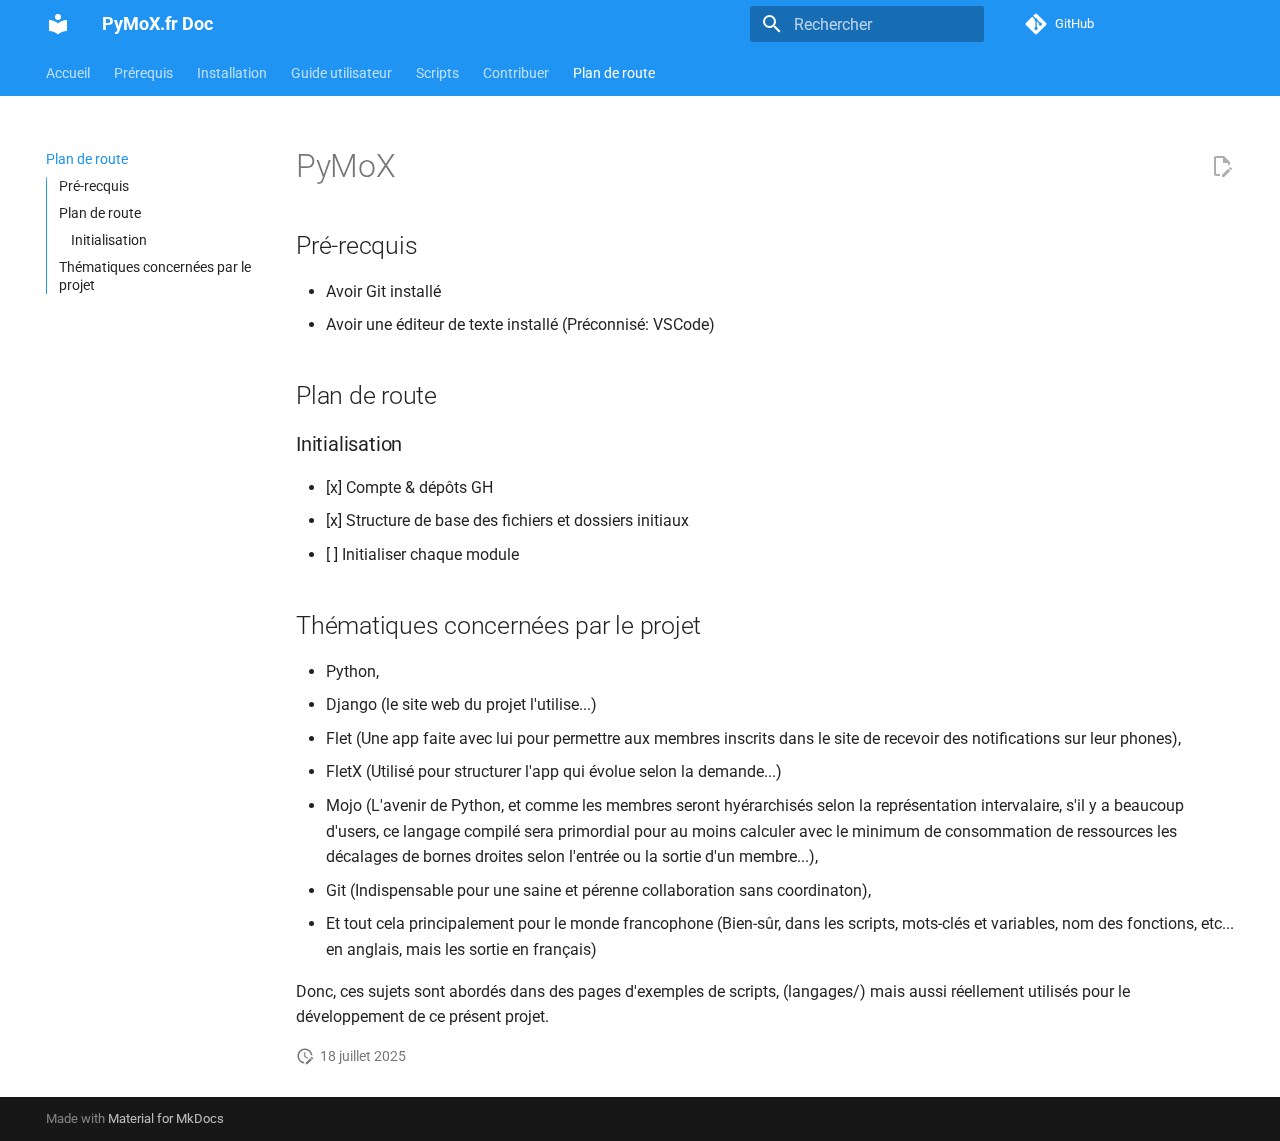
<file: roadmap/index.html>
<!doctype html><html lang=fr class=no-js> <head><meta charset=utf-8><meta name=viewport content="width=device-width,initial-scale=1"><meta name=description content="Documentation officielle du projet PyMoX.fr"><meta name=author content="La communauté PyMoX.fr & GrCOTE7"><link href=../contributing/ rel=prev><link rel=icon href=/assets/imgs/favicon.ico><meta name=generator content="mkdocs-1.6.1, mkdocs-material-9.6.15"><title>Plan de route - PyMoX.fr Doc</title><link rel=stylesheet href=../assets/stylesheets/main.342714a4.min.css><link rel=stylesheet href=../assets/stylesheets/palette.06af60db.min.css><link rel=preconnect href=https://fonts.gstatic.com crossorigin><link rel=stylesheet href="https://fonts.googleapis.com/css?family=Roboto:300,300i,400,400i,700,700i%7CRoboto+Mono:400,400i,700,700i&display=fallback"><style>:root{--md-text-font:"Roboto";--md-code-font:"Roboto Mono"}</style><link rel=stylesheet href=../assets/stylesheets/extra.css><script>__md_scope=new URL("..",location),__md_hash=e=>[...e].reduce(((e,_)=>(e<<5)-e+_.charCodeAt(0)),0),__md_get=(e,_=localStorage,t=__md_scope)=>JSON.parse(_.getItem(t.pathname+"."+e)),__md_set=(e,_,t=localStorage,a=__md_scope)=>{try{t.setItem(a.pathname+"."+e,JSON.stringify(_))}catch(e){}}</script></head> <body dir=ltr data-md-color-scheme=default data-md-color-primary=blue data-md-color-accent=light-blue> <input class=md-toggle data-md-toggle=drawer type=checkbox id=__drawer autocomplete=off> <input class=md-toggle data-md-toggle=search type=checkbox id=__search autocomplete=off> <label class=md-overlay for=__drawer></label> <div data-md-component=skip> <a href=#pymox class=md-skip> Aller au contenu </a> </div> <div data-md-component=announce> </div> <header class=md-header data-md-component=header> <nav class="md-header__inner md-grid" aria-label=En-tête> <a href=.. title="PyMoX.fr Doc" class="md-header__button md-logo" aria-label="PyMoX.fr Doc" data-md-component=logo> <svg xmlns=http://www.w3.org/2000/svg viewbox="0 0 24 24"><path d="M12 8a3 3 0 0 0 3-3 3 3 0 0 0-3-3 3 3 0 0 0-3 3 3 3 0 0 0 3 3m0 3.54C9.64 9.35 6.5 8 3 8v11c3.5 0 6.64 1.35 9 3.54 2.36-2.19 5.5-3.54 9-3.54V8c-3.5 0-6.64 1.35-9 3.54"/></svg> </a> <label class="md-header__button md-icon" for=__drawer> <svg xmlns=http://www.w3.org/2000/svg viewbox="0 0 24 24"><path d="M3 6h18v2H3zm0 5h18v2H3zm0 5h18v2H3z"/></svg> </label> <div class=md-header__title data-md-component=header-title> <div class=md-header__ellipsis> <div class=md-header__topic> <span class=md-ellipsis> PyMoX.fr Doc </span> </div> <div class=md-header__topic data-md-component=header-topic> <span class=md-ellipsis> Plan de route </span> </div> </div> </div> <form class=md-header__option data-md-component=palette> <input class=md-option data-md-color-media data-md-color-scheme=default data-md-color-primary=blue data-md-color-accent=light-blue aria-hidden=true type=radio name=__palette id=__palette_0> </form> <script>var palette=__md_get("__palette");if(palette&&palette.color){if("(prefers-color-scheme)"===palette.color.media){var media=matchMedia("(prefers-color-scheme: light)"),input=document.querySelector(media.matches?"[data-md-color-media='(prefers-color-scheme: light)']":"[data-md-color-media='(prefers-color-scheme: dark)']");palette.color.media=input.getAttribute("data-md-color-media"),palette.color.scheme=input.getAttribute("data-md-color-scheme"),palette.color.primary=input.getAttribute("data-md-color-primary"),palette.color.accent=input.getAttribute("data-md-color-accent")}for(var[key,value]of Object.entries(palette.color))document.body.setAttribute("data-md-color-"+key,value)}</script> <label class="md-header__button md-icon" for=__search> <svg xmlns=http://www.w3.org/2000/svg viewbox="0 0 24 24"><path d="M9.5 3A6.5 6.5 0 0 1 16 9.5c0 1.61-.59 3.09-1.56 4.23l.27.27h.79l5 5-1.5 1.5-5-5v-.79l-.27-.27A6.52 6.52 0 0 1 9.5 16 6.5 6.5 0 0 1 3 9.5 6.5 6.5 0 0 1 9.5 3m0 2C7 5 5 7 5 9.5S7 14 9.5 14 14 12 14 9.5 12 5 9.5 5"/></svg> </label> <div class=md-search data-md-component=search role=dialog> <label class=md-search__overlay for=__search></label> <div class=md-search__inner role=search> <form class=md-search__form name=search> <input type=text class=md-search__input name=query aria-label=Rechercher placeholder=Rechercher autocapitalize=off autocorrect=off autocomplete=off spellcheck=false data-md-component=search-query required> <label class="md-search__icon md-icon" for=__search> <svg xmlns=http://www.w3.org/2000/svg viewbox="0 0 24 24"><path d="M9.5 3A6.5 6.5 0 0 1 16 9.5c0 1.61-.59 3.09-1.56 4.23l.27.27h.79l5 5-1.5 1.5-5-5v-.79l-.27-.27A6.52 6.52 0 0 1 9.5 16 6.5 6.5 0 0 1 3 9.5 6.5 6.5 0 0 1 9.5 3m0 2C7 5 5 7 5 9.5S7 14 9.5 14 14 12 14 9.5 12 5 9.5 5"/></svg> <svg xmlns=http://www.w3.org/2000/svg viewbox="0 0 24 24"><path d="M20 11v2H8l5.5 5.5-1.42 1.42L4.16 12l7.92-7.92L13.5 5.5 8 11z"/></svg> </label> <nav class=md-search__options aria-label=Recherche> <button type=reset class="md-search__icon md-icon" title=Effacer aria-label=Effacer tabindex=-1> <svg xmlns=http://www.w3.org/2000/svg viewbox="0 0 24 24"><path d="M19 6.41 17.59 5 12 10.59 6.41 5 5 6.41 10.59 12 5 17.59 6.41 19 12 13.41 17.59 19 19 17.59 13.41 12z"/></svg> </button> </nav> <div class=md-search__suggest data-md-component=search-suggest></div> </form> <div class=md-search__output> <div class=md-search__scrollwrap tabindex=0 data-md-scrollfix> <div class=md-search-result data-md-component=search-result> <div class=md-search-result__meta> Initialisation de la recherche </div> <ol class=md-search-result__list role=presentation></ol> </div> </div> </div> </div> </div> <div class=md-header__source> <a href=https://github.com/PyMoX-fr/Doc title="Aller au dépôt" class=md-source data-md-component=source> <div class="md-source__icon md-icon"> <svg xmlns=http://www.w3.org/2000/svg viewbox="0 0 448 512"><!-- Font Awesome Free 6.7.2 by @fontawesome - https://fontawesome.com License - https://fontawesome.com/license/free (Icons: CC BY 4.0, Fonts: SIL OFL 1.1, Code: MIT License) Copyright 2024 Fonticons, Inc.--><path d="M439.55 236.05 244 40.45a28.87 28.87 0 0 0-40.81 0l-40.66 40.63 51.52 51.52c27.06-9.14 52.68 16.77 43.39 43.68l49.66 49.66c34.23-11.8 61.18 31 35.47 56.69-26.49 26.49-70.21-2.87-56-37.34L240.22 199v121.85c25.3 12.54 22.26 41.85 9.08 55a34.34 34.34 0 0 1-48.55 0c-17.57-17.6-11.07-46.91 11.25-56v-123c-20.8-8.51-24.6-30.74-18.64-45L142.57 101 8.45 235.14a28.86 28.86 0 0 0 0 40.81l195.61 195.6a28.86 28.86 0 0 0 40.8 0l194.69-194.69a28.86 28.86 0 0 0 0-40.81"/></svg> </div> <div class=md-source__repository> GitHub </div> </a> </div> </nav> </header> <div class=md-container data-md-component=container> <nav class=md-tabs aria-label=Onglets data-md-component=tabs> <div class=md-grid> <ul class=md-tabs__list> <li class=md-tabs__item> <a href=.. class=md-tabs__link> Accueil </a> </li> <li class=md-tabs__item> <a href=../requested/ class=md-tabs__link> Prérequis </a> </li> <li class=md-tabs__item> <a href=../installation/ class=md-tabs__link> Installation </a> </li> <li class=md-tabs__item> <a href=../user_guide/ class=md-tabs__link> Guide utilisateur </a> </li> <li class=md-tabs__item> <a href=../scripts/ class=md-tabs__link> Scripts </a> </li> <li class=md-tabs__item> <a href=../contributing/ class=md-tabs__link> Contribuer </a> </li> <li class="md-tabs__item md-tabs__item--active"> <a href=./ class=md-tabs__link> Plan de route </a> </li> </ul> </div> </nav> <main class=md-main data-md-component=main> <div class="md-main__inner md-grid"> <div class="md-sidebar md-sidebar--primary" data-md-component=sidebar data-md-type=navigation> <div class=md-sidebar__scrollwrap> <div class=md-sidebar__inner> <nav class="md-nav md-nav--primary md-nav--lifted md-nav--integrated" aria-label=Navigation data-md-level=0> <label class=md-nav__title for=__drawer> <a href=.. title="PyMoX.fr Doc" class="md-nav__button md-logo" aria-label="PyMoX.fr Doc" data-md-component=logo> <svg xmlns=http://www.w3.org/2000/svg viewbox="0 0 24 24"><path d="M12 8a3 3 0 0 0 3-3 3 3 0 0 0-3-3 3 3 0 0 0-3 3 3 3 0 0 0 3 3m0 3.54C9.64 9.35 6.5 8 3 8v11c3.5 0 6.64 1.35 9 3.54 2.36-2.19 5.5-3.54 9-3.54V8c-3.5 0-6.64 1.35-9 3.54"/></svg> </a> PyMoX.fr Doc </label> <div class=md-nav__source> <a href=https://github.com/PyMoX-fr/Doc title="Aller au dépôt" class=md-source data-md-component=source> <div class="md-source__icon md-icon"> <svg xmlns=http://www.w3.org/2000/svg viewbox="0 0 448 512"><!-- Font Awesome Free 6.7.2 by @fontawesome - https://fontawesome.com License - https://fontawesome.com/license/free (Icons: CC BY 4.0, Fonts: SIL OFL 1.1, Code: MIT License) Copyright 2024 Fonticons, Inc.--><path d="M439.55 236.05 244 40.45a28.87 28.87 0 0 0-40.81 0l-40.66 40.63 51.52 51.52c27.06-9.14 52.68 16.77 43.39 43.68l49.66 49.66c34.23-11.8 61.18 31 35.47 56.69-26.49 26.49-70.21-2.87-56-37.34L240.22 199v121.85c25.3 12.54 22.26 41.85 9.08 55a34.34 34.34 0 0 1-48.55 0c-17.57-17.6-11.07-46.91 11.25-56v-123c-20.8-8.51-24.6-30.74-18.64-45L142.57 101 8.45 235.14a28.86 28.86 0 0 0 0 40.81l195.61 195.6a28.86 28.86 0 0 0 40.8 0l194.69-194.69a28.86 28.86 0 0 0 0-40.81"/></svg> </div> <div class=md-source__repository> GitHub </div> </a> </div> <ul class=md-nav__list data-md-scrollfix> <li class=md-nav__item> <a href=.. class=md-nav__link> <span class=md-ellipsis> Accueil </span> </a> </li> <li class=md-nav__item> <a href=../requested/ class=md-nav__link> <span class=md-ellipsis> Prérequis </span> </a> </li> <li class=md-nav__item> <a href=../installation/ class=md-nav__link> <span class=md-ellipsis> Installation </span> </a> </li> <li class=md-nav__item> <a href=../user_guide/ class=md-nav__link> <span class=md-ellipsis> Guide utilisateur </span> </a> </li> <li class=md-nav__item> <a href=../scripts/ class=md-nav__link> <span class=md-ellipsis> Scripts </span> </a> </li> <li class=md-nav__item> <a href=../contributing/ class=md-nav__link> <span class=md-ellipsis> Contribuer </span> </a> </li> <li class="md-nav__item md-nav__item--active"> <input class="md-nav__toggle md-toggle" type=checkbox id=__toc> <label class="md-nav__link md-nav__link--active" for=__toc> <span class=md-ellipsis> Plan de route </span> <span class="md-nav__icon md-icon"></span> </label> <a href=./ class="md-nav__link md-nav__link--active"> <span class=md-ellipsis> Plan de route </span> </a> <nav class="md-nav md-nav--secondary" aria-label="Table des matières"> <label class=md-nav__title for=__toc> <span class="md-nav__icon md-icon"></span> Table des matières </label> <ul class=md-nav__list data-md-component=toc data-md-scrollfix> <li class=md-nav__item> <a href=#pre-recquis class=md-nav__link> <span class=md-ellipsis> Pré-recquis </span> </a> </li> <li class=md-nav__item> <a href=#plan-de-route class=md-nav__link> <span class=md-ellipsis> Plan de route </span> </a> <nav class=md-nav aria-label="Plan de route"> <ul class=md-nav__list> <li class=md-nav__item> <a href=#initialisation class=md-nav__link> <span class=md-ellipsis> Initialisation </span> </a> </li> </ul> </nav> </li> <li class=md-nav__item> <a href=#thematiques-concernees-par-le-projet class=md-nav__link> <span class=md-ellipsis> Thématiques concernées par le projet </span> </a> </li> </ul> </nav> </li> </ul> </nav> </div> </div> </div> <div class=md-content data-md-component=content> <article class="md-content__inner md-typeset"> <a href=https://github.com/PyMoX-fr/Doc/edit/main/doc/roadmap.md title="Editer cette page" class="md-content__button md-icon" rel=edit> <svg xmlns=http://www.w3.org/2000/svg viewbox="0 0 24 24"><path d="M10 20H6V4h7v5h5v3.1l2-2V8l-6-6H6c-1.1 0-2 .9-2 2v16c0 1.1.9 2 2 2h4zm10.2-7c.1 0 .3.1.4.2l1.3 1.3c.2.2.2.6 0 .8l-1 1-2.1-2.1 1-1c.1-.1.2-.2.4-.2m0 3.9L14.1 23H12v-2.1l6.1-6.1z"/></svg> </a> <h1 id=pymox>PyMoX<a class=headerlink href=#pymox title="Permanent link">&para;</a></h1> <h2 id=pre-recquis>Pré-recquis<a class=headerlink href=#pre-recquis title="Permanent link">&para;</a></h2> <ul> <li>Avoir Git installé</li> <li>Avoir une éditeur de texte installé (Préconnisé: VSCode)</li> </ul> <h2 id=plan-de-route>Plan de route<a class=headerlink href=#plan-de-route title="Permanent link">&para;</a></h2> <h3 id=initialisation>Initialisation<a class=headerlink href=#initialisation title="Permanent link">&para;</a></h3> <ul> <li>[x] Compte &amp; dépôts GH</li> <li>[x] Structure de base des fichiers et dossiers initiaux</li> <li>[ ] Initialiser chaque module</li> </ul> <h2 id=thematiques-concernees-par-le-projet>Thématiques concernées par le projet<a class=headerlink href=#thematiques-concernees-par-le-projet title="Permanent link">&para;</a></h2> <ul> <li>Python,</li> <li>Django (le site web du projet l'utilise...)</li> <li>Flet (Une app faite avec lui pour permettre aux membres inscrits dans le site de recevoir des notifications sur leur phones),</li> <li>FletX (Utilisé pour structurer l'app qui évolue selon la demande...)</li> <li>Mojo (L'avenir de Python, et comme les membres seront hyérarchisés selon la représentation intervalaire, s'il y a beaucoup d'users, ce langage compilé sera primordial pour au moins calculer avec le minimum de consommation de ressources les décalages de bornes droites selon l'entrée ou la sortie d'un membre...),</li> <li>Git (Indispensable pour une saine et pérenne collaboration sans coordinaton),</li> <li>Et tout cela principalement pour le monde francophone (Bien-sûr, dans les scripts, mots-clés et variables, nom des fonctions, etc... en anglais, mais les sortie en français)</li> </ul> <p>Donc, ces sujets sont abordés dans des pages d'exemples de scripts, (langages/) mais aussi réellement utilisés pour le développement de ce présent projet.</p> <aside class=md-source-file> <span class=md-source-file__fact> <span class=md-icon title="Dernière mise à jour"> <svg xmlns=http://www.w3.org/2000/svg viewbox="0 0 24 24"><path d="M21 13.1c-.1 0-.3.1-.4.2l-1 1 2.1 2.1 1-1c.2-.2.2-.6 0-.8l-1.3-1.3c-.1-.1-.2-.2-.4-.2m-1.9 1.8-6.1 6V23h2.1l6.1-6.1zM12.5 7v5.2l4 2.4-1 1L11 13V7zM11 21.9c-5.1-.5-9-4.8-9-9.9C2 6.5 6.5 2 12 2c5.3 0 9.6 4.1 10 9.3-.3-.1-.6-.2-1-.2s-.7.1-1 .2C19.6 7.2 16.2 4 12 4c-4.4 0-8 3.6-8 8 0 4.1 3.1 7.5 7.1 7.9l-.1.2z"/></svg> </span> <span class="git-revision-date-localized-plugin git-revision-date-localized-plugin-date" title="18 juillet 2025 18:44:15 UTC">18 juillet 2025</span> </span> </aside> </article> </div> <script>var target=document.getElementById(location.hash.slice(1));target&&target.name&&(target.checked=target.name.startsWith("__tabbed_"))</script> </div> </main> <footer class=md-footer> <div class="md-footer-meta md-typeset"> <div class="md-footer-meta__inner md-grid"> <div class=md-copyright> Made with <a href=https://squidfunk.github.io/mkdocs-material/ target=_blank rel=noopener> Material for MkDocs </a> </div> </div> </div> </footer> </div> <div class=md-dialog data-md-component=dialog> <div class="md-dialog__inner md-typeset"></div> </div> <script id=__config type=application/json>{"base": "..", "features": ["navigation.instant", "navigation.sections", "content.code.copy", "navigation.tabs", "search.highlight", "search.suggest", "toc.integrate", "content.action.edit"], "search": "../assets/javascripts/workers/search.d50fe291.min.js", "tags": null, "translations": {"clipboard.copied": "Copi\u00e9 dans le presse-papier", "clipboard.copy": "Copier dans le presse-papier", "search.result.more.one": "1 de plus sur cette page", "search.result.more.other": "# de plus sur cette page", "search.result.none": "Aucun document trouv\u00e9", "search.result.one": "1 document trouv\u00e9", "search.result.other": "# documents trouv\u00e9s", "search.result.placeholder": "Taper pour d\u00e9marrer la recherche", "search.result.term.missing": "Non trouv\u00e9", "select.version": "S\u00e9lectionner la version"}, "version": null}</script> <script src=../assets/javascripts/bundle.56ea9cef.min.js></script> </body> </html>
</file>
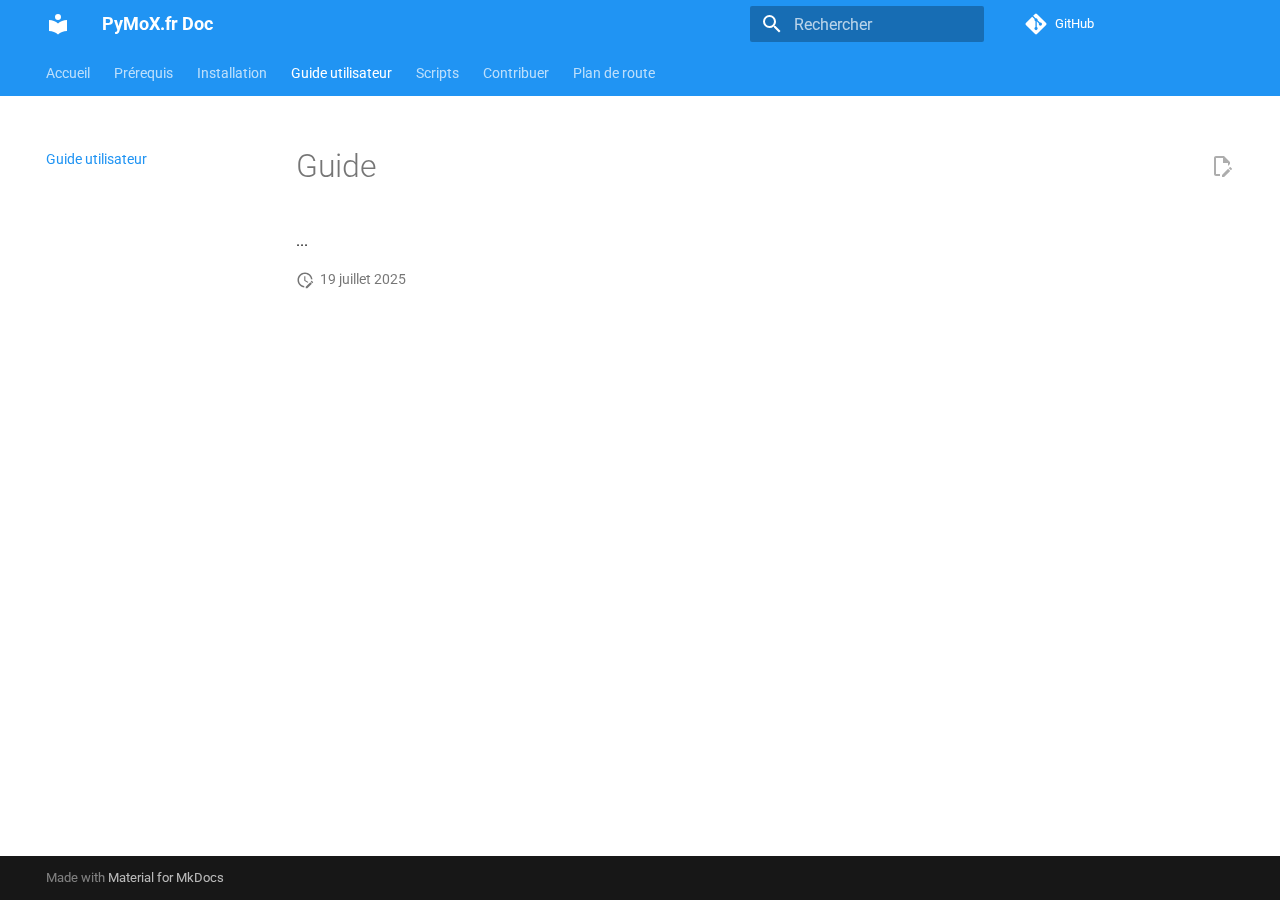
<file: user_guide/index.html>
<!doctype html><html lang=fr class=no-js> <head><meta charset=utf-8><meta name=viewport content="width=device-width,initial-scale=1"><meta name=description content="Documentation officielle du projet PyMoX.fr"><meta name=author content="La communauté PyMoX.fr & GrCOTE7"><link href=../installation/ rel=prev><link href=../scripts/ rel=next><link rel=icon href=/assets/imgs/favicon.ico><meta name=generator content="mkdocs-1.6.1, mkdocs-material-9.6.15"><title>Guide utilisateur - PyMoX.fr Doc</title><link rel=stylesheet href=../assets/stylesheets/main.342714a4.min.css><link rel=stylesheet href=../assets/stylesheets/palette.06af60db.min.css><link rel=preconnect href=https://fonts.gstatic.com crossorigin><link rel=stylesheet href="https://fonts.googleapis.com/css?family=Roboto:300,300i,400,400i,700,700i%7CRoboto+Mono:400,400i,700,700i&display=fallback"><style>:root{--md-text-font:"Roboto";--md-code-font:"Roboto Mono"}</style><script>__md_scope=new URL("..",location),__md_hash=e=>[...e].reduce(((e,_)=>(e<<5)-e+_.charCodeAt(0)),0),__md_get=(e,_=localStorage,t=__md_scope)=>JSON.parse(_.getItem(t.pathname+"."+e)),__md_set=(e,_,t=localStorage,a=__md_scope)=>{try{t.setItem(a.pathname+"."+e,JSON.stringify(_))}catch(e){}}</script></head> <body dir=ltr data-md-color-scheme=default data-md-color-primary=blue data-md-color-accent=light-blue> <input class=md-toggle data-md-toggle=drawer type=checkbox id=__drawer autocomplete=off> <input class=md-toggle data-md-toggle=search type=checkbox id=__search autocomplete=off> <label class=md-overlay for=__drawer></label> <div data-md-component=skip> <a href=#guide class=md-skip> Aller au contenu </a> </div> <div data-md-component=announce> </div> <header class=md-header data-md-component=header> <nav class="md-header__inner md-grid" aria-label=En-tête> <a href=.. title="PyMoX.fr Doc" class="md-header__button md-logo" aria-label="PyMoX.fr Doc" data-md-component=logo> <svg xmlns=http://www.w3.org/2000/svg viewbox="0 0 24 24"><path d="M12 8a3 3 0 0 0 3-3 3 3 0 0 0-3-3 3 3 0 0 0-3 3 3 3 0 0 0 3 3m0 3.54C9.64 9.35 6.5 8 3 8v11c3.5 0 6.64 1.35 9 3.54 2.36-2.19 5.5-3.54 9-3.54V8c-3.5 0-6.64 1.35-9 3.54"/></svg> </a> <label class="md-header__button md-icon" for=__drawer> <svg xmlns=http://www.w3.org/2000/svg viewbox="0 0 24 24"><path d="M3 6h18v2H3zm0 5h18v2H3zm0 5h18v2H3z"/></svg> </label> <div class=md-header__title data-md-component=header-title> <div class=md-header__ellipsis> <div class=md-header__topic> <span class=md-ellipsis> PyMoX.fr Doc </span> </div> <div class=md-header__topic data-md-component=header-topic> <span class=md-ellipsis> Guide utilisateur </span> </div> </div> </div> <form class=md-header__option data-md-component=palette> <input class=md-option data-md-color-media data-md-color-scheme=default data-md-color-primary=blue data-md-color-accent=light-blue aria-hidden=true type=radio name=__palette id=__palette_0> </form> <script>var palette=__md_get("__palette");if(palette&&palette.color){if("(prefers-color-scheme)"===palette.color.media){var media=matchMedia("(prefers-color-scheme: light)"),input=document.querySelector(media.matches?"[data-md-color-media='(prefers-color-scheme: light)']":"[data-md-color-media='(prefers-color-scheme: dark)']");palette.color.media=input.getAttribute("data-md-color-media"),palette.color.scheme=input.getAttribute("data-md-color-scheme"),palette.color.primary=input.getAttribute("data-md-color-primary"),palette.color.accent=input.getAttribute("data-md-color-accent")}for(var[key,value]of Object.entries(palette.color))document.body.setAttribute("data-md-color-"+key,value)}</script> <label class="md-header__button md-icon" for=__search> <svg xmlns=http://www.w3.org/2000/svg viewbox="0 0 24 24"><path d="M9.5 3A6.5 6.5 0 0 1 16 9.5c0 1.61-.59 3.09-1.56 4.23l.27.27h.79l5 5-1.5 1.5-5-5v-.79l-.27-.27A6.52 6.52 0 0 1 9.5 16 6.5 6.5 0 0 1 3 9.5 6.5 6.5 0 0 1 9.5 3m0 2C7 5 5 7 5 9.5S7 14 9.5 14 14 12 14 9.5 12 5 9.5 5"/></svg> </label> <div class=md-search data-md-component=search role=dialog> <label class=md-search__overlay for=__search></label> <div class=md-search__inner role=search> <form class=md-search__form name=search> <input type=text class=md-search__input name=query aria-label=Rechercher placeholder=Rechercher autocapitalize=off autocorrect=off autocomplete=off spellcheck=false data-md-component=search-query required> <label class="md-search__icon md-icon" for=__search> <svg xmlns=http://www.w3.org/2000/svg viewbox="0 0 24 24"><path d="M9.5 3A6.5 6.5 0 0 1 16 9.5c0 1.61-.59 3.09-1.56 4.23l.27.27h.79l5 5-1.5 1.5-5-5v-.79l-.27-.27A6.52 6.52 0 0 1 9.5 16 6.5 6.5 0 0 1 3 9.5 6.5 6.5 0 0 1 9.5 3m0 2C7 5 5 7 5 9.5S7 14 9.5 14 14 12 14 9.5 12 5 9.5 5"/></svg> <svg xmlns=http://www.w3.org/2000/svg viewbox="0 0 24 24"><path d="M20 11v2H8l5.5 5.5-1.42 1.42L4.16 12l7.92-7.92L13.5 5.5 8 11z"/></svg> </label> <nav class=md-search__options aria-label=Recherche> <button type=reset class="md-search__icon md-icon" title=Effacer aria-label=Effacer tabindex=-1> <svg xmlns=http://www.w3.org/2000/svg viewbox="0 0 24 24"><path d="M19 6.41 17.59 5 12 10.59 6.41 5 5 6.41 10.59 12 5 17.59 6.41 19 12 13.41 17.59 19 19 17.59 13.41 12z"/></svg> </button> </nav> <div class=md-search__suggest data-md-component=search-suggest></div> </form> <div class=md-search__output> <div class=md-search__scrollwrap tabindex=0 data-md-scrollfix> <div class=md-search-result data-md-component=search-result> <div class=md-search-result__meta> Initialisation de la recherche </div> <ol class=md-search-result__list role=presentation></ol> </div> </div> </div> </div> </div> <div class=md-header__source> <a href=https://github.com/PyMoX-fr/Doc title="Aller au dépôt" class=md-source data-md-component=source> <div class="md-source__icon md-icon"> <svg xmlns=http://www.w3.org/2000/svg viewbox="0 0 448 512"><!-- Font Awesome Free 6.7.2 by @fontawesome - https://fontawesome.com License - https://fontawesome.com/license/free (Icons: CC BY 4.0, Fonts: SIL OFL 1.1, Code: MIT License) Copyright 2024 Fonticons, Inc.--><path d="M439.55 236.05 244 40.45a28.87 28.87 0 0 0-40.81 0l-40.66 40.63 51.52 51.52c27.06-9.14 52.68 16.77 43.39 43.68l49.66 49.66c34.23-11.8 61.18 31 35.47 56.69-26.49 26.49-70.21-2.87-56-37.34L240.22 199v121.85c25.3 12.54 22.26 41.85 9.08 55a34.34 34.34 0 0 1-48.55 0c-17.57-17.6-11.07-46.91 11.25-56v-123c-20.8-8.51-24.6-30.74-18.64-45L142.57 101 8.45 235.14a28.86 28.86 0 0 0 0 40.81l195.61 195.6a28.86 28.86 0 0 0 40.8 0l194.69-194.69a28.86 28.86 0 0 0 0-40.81"/></svg> </div> <div class=md-source__repository> GitHub </div> </a> </div> </nav> </header> <div class=md-container data-md-component=container> <nav class=md-tabs aria-label=Onglets data-md-component=tabs> <div class=md-grid> <ul class=md-tabs__list> <li class=md-tabs__item> <a href=../index.html class=md-tabs__link> Accueil </a> </li> <li class=md-tabs__item> <a href=../requested/ class=md-tabs__link> Prérequis </a> </li> <li class=md-tabs__item> <a href=../installation/ class=md-tabs__link> Installation </a> </li> <li class="md-tabs__item md-tabs__item--active"> <a href=./ class=md-tabs__link> Guide utilisateur </a> </li> <li class=md-tabs__item> <a href=../scripts/ class=md-tabs__link> Scripts </a> </li> <li class=md-tabs__item> <a href=../contributing/ class=md-tabs__link> Contribuer </a> </li> <li class=md-tabs__item> <a href=../roadmap/ class=md-tabs__link> Plan de route </a> </li> </ul> </div> </nav> <main class=md-main data-md-component=main> <div class="md-main__inner md-grid"> <div class="md-sidebar md-sidebar--primary" data-md-component=sidebar data-md-type=navigation> <div class=md-sidebar__scrollwrap> <div class=md-sidebar__inner> <nav class="md-nav md-nav--primary md-nav--lifted md-nav--integrated" aria-label=Navigation data-md-level=0> <label class=md-nav__title for=__drawer> <a href=.. title="PyMoX.fr Doc" class="md-nav__button md-logo" aria-label="PyMoX.fr Doc" data-md-component=logo> <svg xmlns=http://www.w3.org/2000/svg viewbox="0 0 24 24"><path d="M12 8a3 3 0 0 0 3-3 3 3 0 0 0-3-3 3 3 0 0 0-3 3 3 3 0 0 0 3 3m0 3.54C9.64 9.35 6.5 8 3 8v11c3.5 0 6.64 1.35 9 3.54 2.36-2.19 5.5-3.54 9-3.54V8c-3.5 0-6.64 1.35-9 3.54"/></svg> </a> PyMoX.fr Doc </label> <div class=md-nav__source> <a href=https://github.com/PyMoX-fr/Doc title="Aller au dépôt" class=md-source data-md-component=source> <div class="md-source__icon md-icon"> <svg xmlns=http://www.w3.org/2000/svg viewbox="0 0 448 512"><!-- Font Awesome Free 6.7.2 by @fontawesome - https://fontawesome.com License - https://fontawesome.com/license/free (Icons: CC BY 4.0, Fonts: SIL OFL 1.1, Code: MIT License) Copyright 2024 Fonticons, Inc.--><path d="M439.55 236.05 244 40.45a28.87 28.87 0 0 0-40.81 0l-40.66 40.63 51.52 51.52c27.06-9.14 52.68 16.77 43.39 43.68l49.66 49.66c34.23-11.8 61.18 31 35.47 56.69-26.49 26.49-70.21-2.87-56-37.34L240.22 199v121.85c25.3 12.54 22.26 41.85 9.08 55a34.34 34.34 0 0 1-48.55 0c-17.57-17.6-11.07-46.91 11.25-56v-123c-20.8-8.51-24.6-30.74-18.64-45L142.57 101 8.45 235.14a28.86 28.86 0 0 0 0 40.81l195.61 195.6a28.86 28.86 0 0 0 40.8 0l194.69-194.69a28.86 28.86 0 0 0 0-40.81"/></svg> </div> <div class=md-source__repository> GitHub </div> </a> </div> <ul class=md-nav__list data-md-scrollfix> <li class=md-nav__item> <a href=../index.html class=md-nav__link> <span class=md-ellipsis> Accueil </span> </a> </li> <li class=md-nav__item> <a href=../requested/ class=md-nav__link> <span class=md-ellipsis> Prérequis </span> </a> </li> <li class=md-nav__item> <a href=../installation/ class=md-nav__link> <span class=md-ellipsis> Installation </span> </a> </li> <li class="md-nav__item md-nav__item--active"> <input class="md-nav__toggle md-toggle" type=checkbox id=__toc> <a href=./ class="md-nav__link md-nav__link--active"> <span class=md-ellipsis> Guide utilisateur </span> </a> </li> <li class=md-nav__item> <a href=../scripts/ class=md-nav__link> <span class=md-ellipsis> Scripts </span> </a> </li> <li class=md-nav__item> <a href=../contributing/ class=md-nav__link> <span class=md-ellipsis> Contribuer </span> </a> </li> <li class=md-nav__item> <a href=../roadmap/ class=md-nav__link> <span class=md-ellipsis> Plan de route </span> </a> </li> </ul> </nav> </div> </div> </div> <div class=md-content data-md-component=content> <article class="md-content__inner md-typeset"> <a href=https://github.com/PyMoX-fr/Doc/edit/main/doc/user_guide.md title="Editer cette page" class="md-content__button md-icon" rel=edit> <svg xmlns=http://www.w3.org/2000/svg viewbox="0 0 24 24"><path d="M10 20H6V4h7v5h5v3.1l2-2V8l-6-6H6c-1.1 0-2 .9-2 2v16c0 1.1.9 2 2 2h4zm10.2-7c.1 0 .3.1.4.2l1.3 1.3c.2.2.2.6 0 .8l-1 1-2.1-2.1 1-1c.1-.1.2-.2.4-.2m0 3.9L14.1 23H12v-2.1l6.1-6.1z"/></svg> </a> <h1 id=guide>Guide<a class=headerlink href=#guide title="Permanent link">&para;</a></h1> <p>...</p> <aside class=md-source-file> <span class=md-source-file__fact> <span class=md-icon title="Dernière mise à jour"> <svg xmlns=http://www.w3.org/2000/svg viewbox="0 0 24 24"><path d="M21 13.1c-.1 0-.3.1-.4.2l-1 1 2.1 2.1 1-1c.2-.2.2-.6 0-.8l-1.3-1.3c-.1-.1-.2-.2-.4-.2m-1.9 1.8-6.1 6V23h2.1l6.1-6.1zM12.5 7v5.2l4 2.4-1 1L11 13V7zM11 21.9c-5.1-.5-9-4.8-9-9.9C2 6.5 6.5 2 12 2c5.3 0 9.6 4.1 10 9.3-.3-.1-.6-.2-1-.2s-.7.1-1 .2C19.6 7.2 16.2 4 12 4c-4.4 0-8 3.6-8 8 0 4.1 3.1 7.5 7.1 7.9l-.1.2z"/></svg> </span> <span class="git-revision-date-localized-plugin git-revision-date-localized-plugin-date" title="19 juillet 2025 07:48:05 UTC">19 juillet 2025</span> </span> </aside> </article> </div> <script>var target=document.getElementById(location.hash.slice(1));target&&target.name&&(target.checked=target.name.startsWith("__tabbed_"))</script> </div> </main> <footer class=md-footer> <div class="md-footer-meta md-typeset"> <div class="md-footer-meta__inner md-grid"> <div class=md-copyright> Made with <a href=https://squidfunk.github.io/mkdocs-material/ target=_blank rel=noopener> Material for MkDocs </a> </div> </div> </div> </footer> </div> <div class=md-dialog data-md-component=dialog> <div class="md-dialog__inner md-typeset"></div> </div> <script id=__config type=application/json>{"base": "..", "features": ["navigation.instant", "navigation.sections", "content.code.copy", "navigation.tabs", "search.highlight", "search.suggest", "toc.integrate", "content.action.edit"], "search": "../assets/javascripts/workers/search.d50fe291.min.js", "tags": null, "translations": {"clipboard.copied": "Copi\u00e9 dans le presse-papier", "clipboard.copy": "Copier dans le presse-papier", "search.result.more.one": "1 de plus sur cette page", "search.result.more.other": "# de plus sur cette page", "search.result.none": "Aucun document trouv\u00e9", "search.result.one": "1 document trouv\u00e9", "search.result.other": "# documents trouv\u00e9s", "search.result.placeholder": "Taper pour d\u00e9marrer la recherche", "search.result.term.missing": "Non trouv\u00e9", "select.version": "S\u00e9lectionner la version"}, "version": null}</script> <script src=../assets/javascripts/bundle.56ea9cef.min.js></script> </body> </html>
</file>
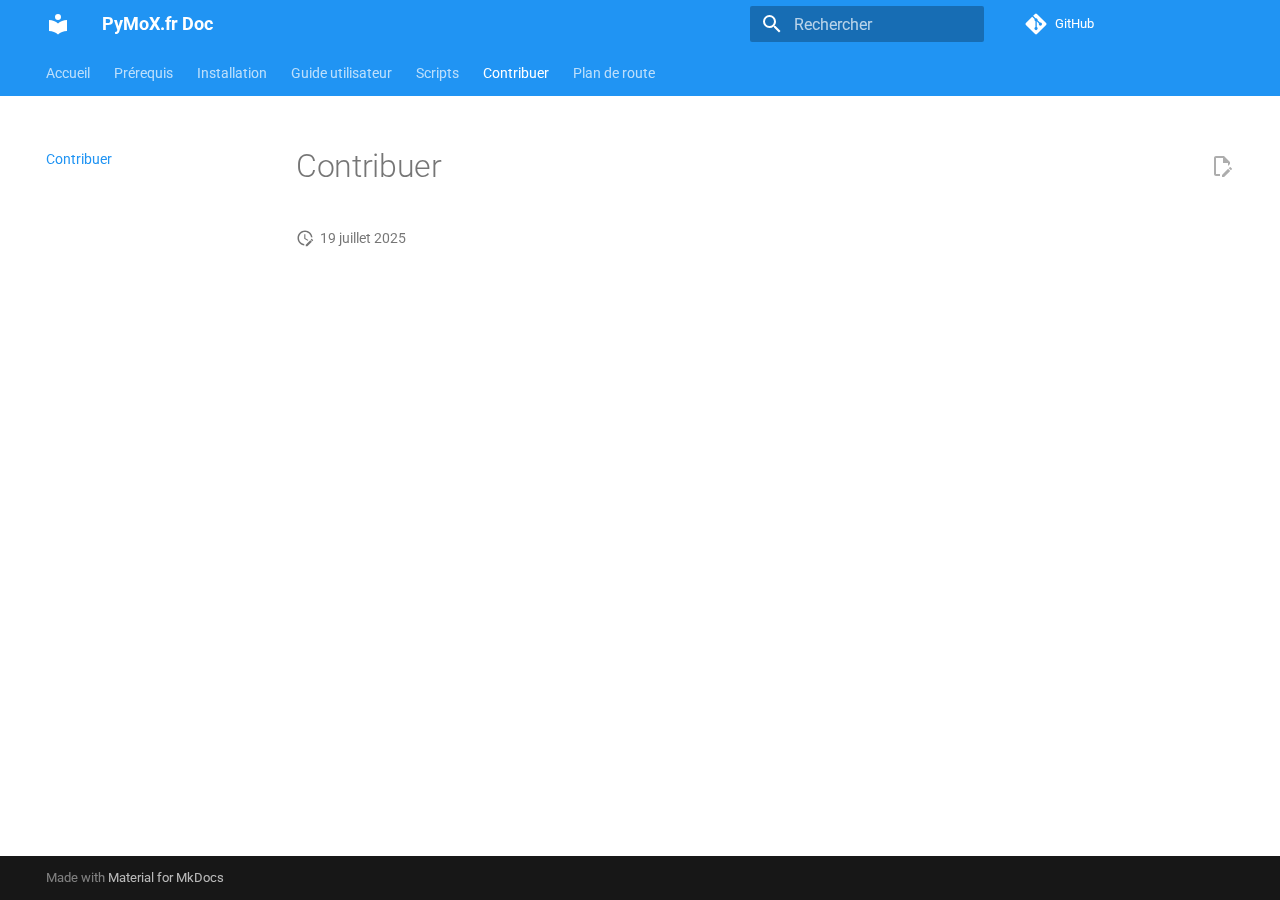
<file: contributing.html>
<!doctype html><html lang=fr class=no-js> <head><meta charset=utf-8><meta name=viewport content="width=device-width,initial-scale=1"><meta name=description content="Documentation officielle du projet PyMoX.fr"><meta name=author content="La communauté PyMoX.fr & GrCOTE7"><link rel=prev href=scripts.html><link rel=next href=roadmap.html><link rel=icon href=/assets/imgs/favicon.ico><meta name=generator content="mkdocs-1.6.1, mkdocs-material-9.6.15"><title>Contribuer - PyMoX.fr Doc</title><link rel=stylesheet href=assets/stylesheets/main.342714a4.min.css><link rel=stylesheet href=assets/stylesheets/palette.06af60db.min.css><link rel=preconnect href=https://fonts.gstatic.com crossorigin><link rel=stylesheet href="https://fonts.googleapis.com/css?family=Roboto:300,300i,400,400i,700,700i%7CRoboto+Mono:400,400i,700,700i&display=fallback"><style>:root{--md-text-font:"Roboto";--md-code-font:"Roboto Mono"}</style><link rel=stylesheet href=assets/stylesheets/extra.css><script>__md_scope=new URL(".",location),__md_hash=e=>[...e].reduce(((e,_)=>(e<<5)-e+_.charCodeAt(0)),0),__md_get=(e,_=localStorage,t=__md_scope)=>JSON.parse(_.getItem(t.pathname+"."+e)),__md_set=(e,_,t=localStorage,a=__md_scope)=>{try{t.setItem(a.pathname+"."+e,JSON.stringify(_))}catch(e){}}</script></head> <body dir=ltr data-md-color-scheme=default data-md-color-primary=blue data-md-color-accent=light-blue> <input class=md-toggle data-md-toggle=drawer type=checkbox id=__drawer autocomplete=off> <input class=md-toggle data-md-toggle=search type=checkbox id=__search autocomplete=off> <label class=md-overlay for=__drawer></label> <div data-md-component=skip> <a href=#contribuer class=md-skip> Aller au contenu </a> </div> <div data-md-component=announce> </div> <header class=md-header data-md-component=header> <nav class="md-header__inner md-grid" aria-label=En-tête> <a href=index.html title="PyMoX.fr Doc" class="md-header__button md-logo" aria-label="PyMoX.fr Doc" data-md-component=logo> <svg xmlns=http://www.w3.org/2000/svg viewbox="0 0 24 24"><path d="M12 8a3 3 0 0 0 3-3 3 3 0 0 0-3-3 3 3 0 0 0-3 3 3 3 0 0 0 3 3m0 3.54C9.64 9.35 6.5 8 3 8v11c3.5 0 6.64 1.35 9 3.54 2.36-2.19 5.5-3.54 9-3.54V8c-3.5 0-6.64 1.35-9 3.54"/></svg> </a> <label class="md-header__button md-icon" for=__drawer> <svg xmlns=http://www.w3.org/2000/svg viewbox="0 0 24 24"><path d="M3 6h18v2H3zm0 5h18v2H3zm0 5h18v2H3z"/></svg> </label> <div class=md-header__title data-md-component=header-title> <div class=md-header__ellipsis> <div class=md-header__topic> <span class=md-ellipsis> PyMoX.fr Doc </span> </div> <div class=md-header__topic data-md-component=header-topic> <span class=md-ellipsis> Contribuer </span> </div> </div> </div> <form class=md-header__option data-md-component=palette> <input class=md-option data-md-color-media data-md-color-scheme=default data-md-color-primary=blue data-md-color-accent=light-blue aria-hidden=true type=radio name=__palette id=__palette_0> </form> <script>var palette=__md_get("__palette");if(palette&&palette.color){if("(prefers-color-scheme)"===palette.color.media){var media=matchMedia("(prefers-color-scheme: light)"),input=document.querySelector(media.matches?"[data-md-color-media='(prefers-color-scheme: light)']":"[data-md-color-media='(prefers-color-scheme: dark)']");palette.color.media=input.getAttribute("data-md-color-media"),palette.color.scheme=input.getAttribute("data-md-color-scheme"),palette.color.primary=input.getAttribute("data-md-color-primary"),palette.color.accent=input.getAttribute("data-md-color-accent")}for(var[key,value]of Object.entries(palette.color))document.body.setAttribute("data-md-color-"+key,value)}</script> <label class="md-header__button md-icon" for=__search> <svg xmlns=http://www.w3.org/2000/svg viewbox="0 0 24 24"><path d="M9.5 3A6.5 6.5 0 0 1 16 9.5c0 1.61-.59 3.09-1.56 4.23l.27.27h.79l5 5-1.5 1.5-5-5v-.79l-.27-.27A6.52 6.52 0 0 1 9.5 16 6.5 6.5 0 0 1 3 9.5 6.5 6.5 0 0 1 9.5 3m0 2C7 5 5 7 5 9.5S7 14 9.5 14 14 12 14 9.5 12 5 9.5 5"/></svg> </label> <div class=md-search data-md-component=search role=dialog> <label class=md-search__overlay for=__search></label> <div class=md-search__inner role=search> <form class=md-search__form name=search> <input type=text class=md-search__input name=query aria-label=Rechercher placeholder=Rechercher autocapitalize=off autocorrect=off autocomplete=off spellcheck=false data-md-component=search-query required> <label class="md-search__icon md-icon" for=__search> <svg xmlns=http://www.w3.org/2000/svg viewbox="0 0 24 24"><path d="M9.5 3A6.5 6.5 0 0 1 16 9.5c0 1.61-.59 3.09-1.56 4.23l.27.27h.79l5 5-1.5 1.5-5-5v-.79l-.27-.27A6.52 6.52 0 0 1 9.5 16 6.5 6.5 0 0 1 3 9.5 6.5 6.5 0 0 1 9.5 3m0 2C7 5 5 7 5 9.5S7 14 9.5 14 14 12 14 9.5 12 5 9.5 5"/></svg> <svg xmlns=http://www.w3.org/2000/svg viewbox="0 0 24 24"><path d="M20 11v2H8l5.5 5.5-1.42 1.42L4.16 12l7.92-7.92L13.5 5.5 8 11z"/></svg> </label> <nav class=md-search__options aria-label=Recherche> <button type=reset class="md-search__icon md-icon" title=Effacer aria-label=Effacer tabindex=-1> <svg xmlns=http://www.w3.org/2000/svg viewbox="0 0 24 24"><path d="M19 6.41 17.59 5 12 10.59 6.41 5 5 6.41 10.59 12 5 17.59 6.41 19 12 13.41 17.59 19 19 17.59 13.41 12z"/></svg> </button> </nav> <div class=md-search__suggest data-md-component=search-suggest></div> </form> <div class=md-search__output> <div class=md-search__scrollwrap tabindex=0 data-md-scrollfix> <div class=md-search-result data-md-component=search-result> <div class=md-search-result__meta> Initialisation de la recherche </div> <ol class=md-search-result__list role=presentation></ol> </div> </div> </div> </div> </div> <div class=md-header__source> <a href=https://github.com/PyMoX-fr/Doc title="Aller au dépôt" class=md-source data-md-component=source> <div class="md-source__icon md-icon"> <svg xmlns=http://www.w3.org/2000/svg viewbox="0 0 448 512"><!-- Font Awesome Free 6.7.2 by @fontawesome - https://fontawesome.com License - https://fontawesome.com/license/free (Icons: CC BY 4.0, Fonts: SIL OFL 1.1, Code: MIT License) Copyright 2024 Fonticons, Inc.--><path d="M439.55 236.05 244 40.45a28.87 28.87 0 0 0-40.81 0l-40.66 40.63 51.52 51.52c27.06-9.14 52.68 16.77 43.39 43.68l49.66 49.66c34.23-11.8 61.18 31 35.47 56.69-26.49 26.49-70.21-2.87-56-37.34L240.22 199v121.85c25.3 12.54 22.26 41.85 9.08 55a34.34 34.34 0 0 1-48.55 0c-17.57-17.6-11.07-46.91 11.25-56v-123c-20.8-8.51-24.6-30.74-18.64-45L142.57 101 8.45 235.14a28.86 28.86 0 0 0 0 40.81l195.61 195.6a28.86 28.86 0 0 0 40.8 0l194.69-194.69a28.86 28.86 0 0 0 0-40.81"/></svg> </div> <div class=md-source__repository> GitHub </div> </a> </div> </nav> </header> <div class=md-container data-md-component=container> <nav class=md-tabs aria-label=Onglets data-md-component=tabs> <div class=md-grid> <ul class=md-tabs__list> <li class=md-tabs__item> <a href=index.html class=md-tabs__link> Accueil </a> </li> <li class=md-tabs__item> <a href=requested.html class=md-tabs__link> Prérequis </a> </li> <li class=md-tabs__item> <a href=installation.html class=md-tabs__link> Installation </a> </li> <li class=md-tabs__item> <a href=user_guide.html class=md-tabs__link> Guide utilisateur </a> </li> <li class=md-tabs__item> <a href=scripts.html class=md-tabs__link> Scripts </a> </li> <li class="md-tabs__item md-tabs__item--active"> <a href=contributing.html class=md-tabs__link> Contribuer </a> </li> <li class=md-tabs__item> <a href=roadmap.html class=md-tabs__link> Plan de route </a> </li> </ul> </div> </nav> <main class=md-main data-md-component=main> <div class="md-main__inner md-grid"> <div class="md-sidebar md-sidebar--primary" data-md-component=sidebar data-md-type=navigation> <div class=md-sidebar__scrollwrap> <div class=md-sidebar__inner> <nav class="md-nav md-nav--primary md-nav--lifted md-nav--integrated" aria-label=Navigation data-md-level=0> <label class=md-nav__title for=__drawer> <a href=index.html title="PyMoX.fr Doc" class="md-nav__button md-logo" aria-label="PyMoX.fr Doc" data-md-component=logo> <svg xmlns=http://www.w3.org/2000/svg viewbox="0 0 24 24"><path d="M12 8a3 3 0 0 0 3-3 3 3 0 0 0-3-3 3 3 0 0 0-3 3 3 3 0 0 0 3 3m0 3.54C9.64 9.35 6.5 8 3 8v11c3.5 0 6.64 1.35 9 3.54 2.36-2.19 5.5-3.54 9-3.54V8c-3.5 0-6.64 1.35-9 3.54"/></svg> </a> PyMoX.fr Doc </label> <div class=md-nav__source> <a href=https://github.com/PyMoX-fr/Doc title="Aller au dépôt" class=md-source data-md-component=source> <div class="md-source__icon md-icon"> <svg xmlns=http://www.w3.org/2000/svg viewbox="0 0 448 512"><!-- Font Awesome Free 6.7.2 by @fontawesome - https://fontawesome.com License - https://fontawesome.com/license/free (Icons: CC BY 4.0, Fonts: SIL OFL 1.1, Code: MIT License) Copyright 2024 Fonticons, Inc.--><path d="M439.55 236.05 244 40.45a28.87 28.87 0 0 0-40.81 0l-40.66 40.63 51.52 51.52c27.06-9.14 52.68 16.77 43.39 43.68l49.66 49.66c34.23-11.8 61.18 31 35.47 56.69-26.49 26.49-70.21-2.87-56-37.34L240.22 199v121.85c25.3 12.54 22.26 41.85 9.08 55a34.34 34.34 0 0 1-48.55 0c-17.57-17.6-11.07-46.91 11.25-56v-123c-20.8-8.51-24.6-30.74-18.64-45L142.57 101 8.45 235.14a28.86 28.86 0 0 0 0 40.81l195.61 195.6a28.86 28.86 0 0 0 40.8 0l194.69-194.69a28.86 28.86 0 0 0 0-40.81"/></svg> </div> <div class=md-source__repository> GitHub </div> </a> </div> <ul class=md-nav__list data-md-scrollfix> <li class=md-nav__item> <a href=index.html class=md-nav__link> <span class=md-ellipsis> Accueil </span> </a> </li> <li class=md-nav__item> <a href=requested.html class=md-nav__link> <span class=md-ellipsis> Prérequis </span> </a> </li> <li class=md-nav__item> <a href=installation.html class=md-nav__link> <span class=md-ellipsis> Installation </span> </a> </li> <li class=md-nav__item> <a href=user_guide.html class=md-nav__link> <span class=md-ellipsis> Guide utilisateur </span> </a> </li> <li class=md-nav__item> <a href=scripts.html class=md-nav__link> <span class=md-ellipsis> Scripts </span> </a> </li> <li class="md-nav__item md-nav__item--active"> <input class="md-nav__toggle md-toggle" type=checkbox id=__toc> <a href=contributing.html class="md-nav__link md-nav__link--active"> <span class=md-ellipsis> Contribuer </span> </a> </li> <li class=md-nav__item> <a href=roadmap.html class=md-nav__link> <span class=md-ellipsis> Plan de route </span> </a> </li> </ul> </nav> </div> </div> </div> <div class=md-content data-md-component=content> <article class="md-content__inner md-typeset"> <a href=https://github.com/PyMoX-fr/Doc/edit/main/doc/contributing.md title="Editer cette page" class="md-content__button md-icon" rel=edit> <svg xmlns=http://www.w3.org/2000/svg viewbox="0 0 24 24"><path d="M10 20H6V4h7v5h5v3.1l2-2V8l-6-6H6c-1.1 0-2 .9-2 2v16c0 1.1.9 2 2 2h4zm10.2-7c.1 0 .3.1.4.2l1.3 1.3c.2.2.2.6 0 .8l-1 1-2.1-2.1 1-1c.1-.1.2-.2.4-.2m0 3.9L14.1 23H12v-2.1l6.1-6.1z"/></svg> </a> <h1 id=contribuer>Contribuer<a class=headerlink href=#contribuer title="Permanent link">&para;</a></h1> <aside class=md-source-file> <span class=md-source-file__fact> <span class=md-icon title="Dernière mise à jour"> <svg xmlns=http://www.w3.org/2000/svg viewbox="0 0 24 24"><path d="M21 13.1c-.1 0-.3.1-.4.2l-1 1 2.1 2.1 1-1c.2-.2.2-.6 0-.8l-1.3-1.3c-.1-.1-.2-.2-.4-.2m-1.9 1.8-6.1 6V23h2.1l6.1-6.1zM12.5 7v5.2l4 2.4-1 1L11 13V7zM11 21.9c-5.1-.5-9-4.8-9-9.9C2 6.5 6.5 2 12 2c5.3 0 9.6 4.1 10 9.3-.3-.1-.6-.2-1-.2s-.7.1-1 .2C19.6 7.2 16.2 4 12 4c-4.4 0-8 3.6-8 8 0 4.1 3.1 7.5 7.1 7.9l-.1.2z"/></svg> </span> <span class="git-revision-date-localized-plugin git-revision-date-localized-plugin-date" title="19 juillet 2025 07:41:25 UTC">19 juillet 2025</span> </span> </aside> </article> </div> <script>var target=document.getElementById(location.hash.slice(1));target&&target.name&&(target.checked=target.name.startsWith("__tabbed_"))</script> </div> </main> <footer class=md-footer> <div class="md-footer-meta md-typeset"> <div class="md-footer-meta__inner md-grid"> <div class=md-copyright> Made with <a href=https://squidfunk.github.io/mkdocs-material/ target=_blank rel=noopener> Material for MkDocs </a> </div> </div> </div> </footer> </div> <div class=md-dialog data-md-component=dialog> <div class="md-dialog__inner md-typeset"></div> </div> <script id=__config type=application/json>{"base": ".", "features": ["navigation.instant", "navigation.sections", "content.code.copy", "navigation.tabs", "search.highlight", "search.suggest", "toc.integrate", "content.action.edit"], "search": "assets/javascripts/workers/search.d50fe291.min.js", "tags": null, "translations": {"clipboard.copied": "Copi\u00e9 dans le presse-papier", "clipboard.copy": "Copier dans le presse-papier", "search.result.more.one": "1 de plus sur cette page", "search.result.more.other": "# de plus sur cette page", "search.result.none": "Aucun document trouv\u00e9", "search.result.one": "1 document trouv\u00e9", "search.result.other": "# documents trouv\u00e9s", "search.result.placeholder": "Taper pour d\u00e9marrer la recherche", "search.result.term.missing": "Non trouv\u00e9", "select.version": "S\u00e9lectionner la version"}, "version": null}</script> <script src=assets/javascripts/bundle.56ea9cef.min.js></script> </body> </html>
</file>
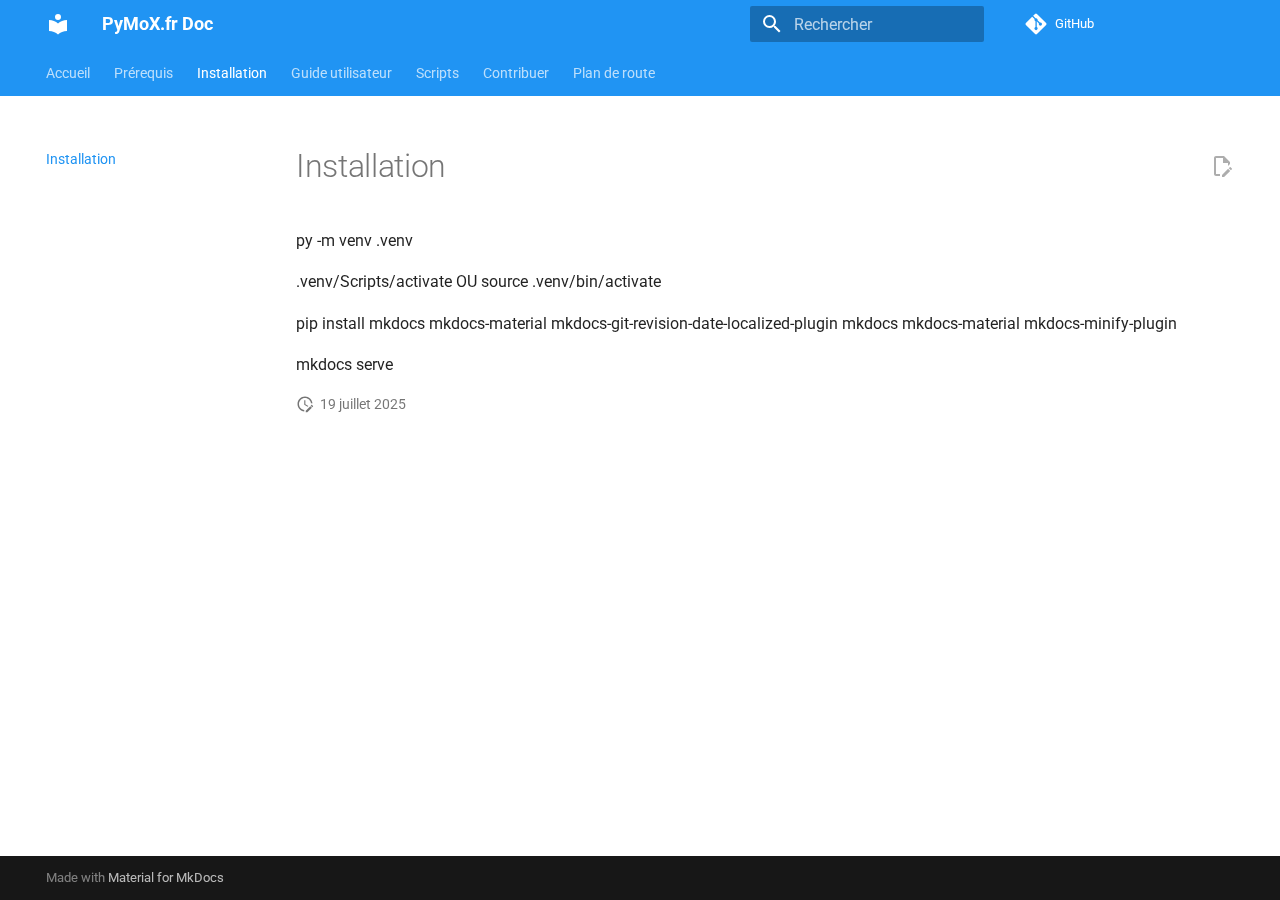
<file: installation.html>
<!doctype html><html lang=fr class=no-js> <head><meta charset=utf-8><meta name=viewport content="width=device-width,initial-scale=1"><meta name=description content="Documentation officielle du projet PyMoX.fr"><meta name=author content="La communauté PyMoX.fr & GrCOTE7"><link rel=prev href=requested.html><link rel=next href=user_guide.html><link rel=icon href=/assets/imgs/favicon.ico><meta name=generator content="mkdocs-1.6.1, mkdocs-material-9.6.15"><title>Installation - PyMoX.fr Doc</title><link rel=stylesheet href=assets/stylesheets/main.342714a4.min.css><link rel=stylesheet href=assets/stylesheets/palette.06af60db.min.css><link rel=preconnect href=https://fonts.gstatic.com crossorigin><link rel=stylesheet href="https://fonts.googleapis.com/css?family=Roboto:300,300i,400,400i,700,700i%7CRoboto+Mono:400,400i,700,700i&display=fallback"><style>:root{--md-text-font:"Roboto";--md-code-font:"Roboto Mono"}</style><link rel=stylesheet href=assets/stylesheets/extra.css><script>__md_scope=new URL(".",location),__md_hash=e=>[...e].reduce(((e,_)=>(e<<5)-e+_.charCodeAt(0)),0),__md_get=(e,_=localStorage,t=__md_scope)=>JSON.parse(_.getItem(t.pathname+"."+e)),__md_set=(e,_,t=localStorage,a=__md_scope)=>{try{t.setItem(a.pathname+"."+e,JSON.stringify(_))}catch(e){}}</script></head> <body dir=ltr data-md-color-scheme=default data-md-color-primary=blue data-md-color-accent=light-blue> <input class=md-toggle data-md-toggle=drawer type=checkbox id=__drawer autocomplete=off> <input class=md-toggle data-md-toggle=search type=checkbox id=__search autocomplete=off> <label class=md-overlay for=__drawer></label> <div data-md-component=skip> <a href=#installation class=md-skip> Aller au contenu </a> </div> <div data-md-component=announce> </div> <header class=md-header data-md-component=header> <nav class="md-header__inner md-grid" aria-label=En-tête> <a href=index.html title="PyMoX.fr Doc" class="md-header__button md-logo" aria-label="PyMoX.fr Doc" data-md-component=logo> <svg xmlns=http://www.w3.org/2000/svg viewbox="0 0 24 24"><path d="M12 8a3 3 0 0 0 3-3 3 3 0 0 0-3-3 3 3 0 0 0-3 3 3 3 0 0 0 3 3m0 3.54C9.64 9.35 6.5 8 3 8v11c3.5 0 6.64 1.35 9 3.54 2.36-2.19 5.5-3.54 9-3.54V8c-3.5 0-6.64 1.35-9 3.54"/></svg> </a> <label class="md-header__button md-icon" for=__drawer> <svg xmlns=http://www.w3.org/2000/svg viewbox="0 0 24 24"><path d="M3 6h18v2H3zm0 5h18v2H3zm0 5h18v2H3z"/></svg> </label> <div class=md-header__title data-md-component=header-title> <div class=md-header__ellipsis> <div class=md-header__topic> <span class=md-ellipsis> PyMoX.fr Doc </span> </div> <div class=md-header__topic data-md-component=header-topic> <span class=md-ellipsis> Installation </span> </div> </div> </div> <form class=md-header__option data-md-component=palette> <input class=md-option data-md-color-media data-md-color-scheme=default data-md-color-primary=blue data-md-color-accent=light-blue aria-hidden=true type=radio name=__palette id=__palette_0> </form> <script>var palette=__md_get("__palette");if(palette&&palette.color){if("(prefers-color-scheme)"===palette.color.media){var media=matchMedia("(prefers-color-scheme: light)"),input=document.querySelector(media.matches?"[data-md-color-media='(prefers-color-scheme: light)']":"[data-md-color-media='(prefers-color-scheme: dark)']");palette.color.media=input.getAttribute("data-md-color-media"),palette.color.scheme=input.getAttribute("data-md-color-scheme"),palette.color.primary=input.getAttribute("data-md-color-primary"),palette.color.accent=input.getAttribute("data-md-color-accent")}for(var[key,value]of Object.entries(palette.color))document.body.setAttribute("data-md-color-"+key,value)}</script> <label class="md-header__button md-icon" for=__search> <svg xmlns=http://www.w3.org/2000/svg viewbox="0 0 24 24"><path d="M9.5 3A6.5 6.5 0 0 1 16 9.5c0 1.61-.59 3.09-1.56 4.23l.27.27h.79l5 5-1.5 1.5-5-5v-.79l-.27-.27A6.52 6.52 0 0 1 9.5 16 6.5 6.5 0 0 1 3 9.5 6.5 6.5 0 0 1 9.5 3m0 2C7 5 5 7 5 9.5S7 14 9.5 14 14 12 14 9.5 12 5 9.5 5"/></svg> </label> <div class=md-search data-md-component=search role=dialog> <label class=md-search__overlay for=__search></label> <div class=md-search__inner role=search> <form class=md-search__form name=search> <input type=text class=md-search__input name=query aria-label=Rechercher placeholder=Rechercher autocapitalize=off autocorrect=off autocomplete=off spellcheck=false data-md-component=search-query required> <label class="md-search__icon md-icon" for=__search> <svg xmlns=http://www.w3.org/2000/svg viewbox="0 0 24 24"><path d="M9.5 3A6.5 6.5 0 0 1 16 9.5c0 1.61-.59 3.09-1.56 4.23l.27.27h.79l5 5-1.5 1.5-5-5v-.79l-.27-.27A6.52 6.52 0 0 1 9.5 16 6.5 6.5 0 0 1 3 9.5 6.5 6.5 0 0 1 9.5 3m0 2C7 5 5 7 5 9.5S7 14 9.5 14 14 12 14 9.5 12 5 9.5 5"/></svg> <svg xmlns=http://www.w3.org/2000/svg viewbox="0 0 24 24"><path d="M20 11v2H8l5.5 5.5-1.42 1.42L4.16 12l7.92-7.92L13.5 5.5 8 11z"/></svg> </label> <nav class=md-search__options aria-label=Recherche> <button type=reset class="md-search__icon md-icon" title=Effacer aria-label=Effacer tabindex=-1> <svg xmlns=http://www.w3.org/2000/svg viewbox="0 0 24 24"><path d="M19 6.41 17.59 5 12 10.59 6.41 5 5 6.41 10.59 12 5 17.59 6.41 19 12 13.41 17.59 19 19 17.59 13.41 12z"/></svg> </button> </nav> <div class=md-search__suggest data-md-component=search-suggest></div> </form> <div class=md-search__output> <div class=md-search__scrollwrap tabindex=0 data-md-scrollfix> <div class=md-search-result data-md-component=search-result> <div class=md-search-result__meta> Initialisation de la recherche </div> <ol class=md-search-result__list role=presentation></ol> </div> </div> </div> </div> </div> <div class=md-header__source> <a href=https://github.com/PyMoX-fr/Doc title="Aller au dépôt" class=md-source data-md-component=source> <div class="md-source__icon md-icon"> <svg xmlns=http://www.w3.org/2000/svg viewbox="0 0 448 512"><!-- Font Awesome Free 6.7.2 by @fontawesome - https://fontawesome.com License - https://fontawesome.com/license/free (Icons: CC BY 4.0, Fonts: SIL OFL 1.1, Code: MIT License) Copyright 2024 Fonticons, Inc.--><path d="M439.55 236.05 244 40.45a28.87 28.87 0 0 0-40.81 0l-40.66 40.63 51.52 51.52c27.06-9.14 52.68 16.77 43.39 43.68l49.66 49.66c34.23-11.8 61.18 31 35.47 56.69-26.49 26.49-70.21-2.87-56-37.34L240.22 199v121.85c25.3 12.54 22.26 41.85 9.08 55a34.34 34.34 0 0 1-48.55 0c-17.57-17.6-11.07-46.91 11.25-56v-123c-20.8-8.51-24.6-30.74-18.64-45L142.57 101 8.45 235.14a28.86 28.86 0 0 0 0 40.81l195.61 195.6a28.86 28.86 0 0 0 40.8 0l194.69-194.69a28.86 28.86 0 0 0 0-40.81"/></svg> </div> <div class=md-source__repository> GitHub </div> </a> </div> </nav> </header> <div class=md-container data-md-component=container> <nav class=md-tabs aria-label=Onglets data-md-component=tabs> <div class=md-grid> <ul class=md-tabs__list> <li class=md-tabs__item> <a href=index.html class=md-tabs__link> Accueil </a> </li> <li class=md-tabs__item> <a href=requested.html class=md-tabs__link> Prérequis </a> </li> <li class="md-tabs__item md-tabs__item--active"> <a href=installation.html class=md-tabs__link> Installation </a> </li> <li class=md-tabs__item> <a href=user_guide.html class=md-tabs__link> Guide utilisateur </a> </li> <li class=md-tabs__item> <a href=scripts.html class=md-tabs__link> Scripts </a> </li> <li class=md-tabs__item> <a href=contributing.html class=md-tabs__link> Contribuer </a> </li> <li class=md-tabs__item> <a href=roadmap.html class=md-tabs__link> Plan de route </a> </li> </ul> </div> </nav> <main class=md-main data-md-component=main> <div class="md-main__inner md-grid"> <div class="md-sidebar md-sidebar--primary" data-md-component=sidebar data-md-type=navigation> <div class=md-sidebar__scrollwrap> <div class=md-sidebar__inner> <nav class="md-nav md-nav--primary md-nav--lifted md-nav--integrated" aria-label=Navigation data-md-level=0> <label class=md-nav__title for=__drawer> <a href=index.html title="PyMoX.fr Doc" class="md-nav__button md-logo" aria-label="PyMoX.fr Doc" data-md-component=logo> <svg xmlns=http://www.w3.org/2000/svg viewbox="0 0 24 24"><path d="M12 8a3 3 0 0 0 3-3 3 3 0 0 0-3-3 3 3 0 0 0-3 3 3 3 0 0 0 3 3m0 3.54C9.64 9.35 6.5 8 3 8v11c3.5 0 6.64 1.35 9 3.54 2.36-2.19 5.5-3.54 9-3.54V8c-3.5 0-6.64 1.35-9 3.54"/></svg> </a> PyMoX.fr Doc </label> <div class=md-nav__source> <a href=https://github.com/PyMoX-fr/Doc title="Aller au dépôt" class=md-source data-md-component=source> <div class="md-source__icon md-icon"> <svg xmlns=http://www.w3.org/2000/svg viewbox="0 0 448 512"><!-- Font Awesome Free 6.7.2 by @fontawesome - https://fontawesome.com License - https://fontawesome.com/license/free (Icons: CC BY 4.0, Fonts: SIL OFL 1.1, Code: MIT License) Copyright 2024 Fonticons, Inc.--><path d="M439.55 236.05 244 40.45a28.87 28.87 0 0 0-40.81 0l-40.66 40.63 51.52 51.52c27.06-9.14 52.68 16.77 43.39 43.68l49.66 49.66c34.23-11.8 61.18 31 35.47 56.69-26.49 26.49-70.21-2.87-56-37.34L240.22 199v121.85c25.3 12.54 22.26 41.85 9.08 55a34.34 34.34 0 0 1-48.55 0c-17.57-17.6-11.07-46.91 11.25-56v-123c-20.8-8.51-24.6-30.74-18.64-45L142.57 101 8.45 235.14a28.86 28.86 0 0 0 0 40.81l195.61 195.6a28.86 28.86 0 0 0 40.8 0l194.69-194.69a28.86 28.86 0 0 0 0-40.81"/></svg> </div> <div class=md-source__repository> GitHub </div> </a> </div> <ul class=md-nav__list data-md-scrollfix> <li class=md-nav__item> <a href=index.html class=md-nav__link> <span class=md-ellipsis> Accueil </span> </a> </li> <li class=md-nav__item> <a href=requested.html class=md-nav__link> <span class=md-ellipsis> Prérequis </span> </a> </li> <li class="md-nav__item md-nav__item--active"> <input class="md-nav__toggle md-toggle" type=checkbox id=__toc> <a href=installation.html class="md-nav__link md-nav__link--active"> <span class=md-ellipsis> Installation </span> </a> </li> <li class=md-nav__item> <a href=user_guide.html class=md-nav__link> <span class=md-ellipsis> Guide utilisateur </span> </a> </li> <li class=md-nav__item> <a href=scripts.html class=md-nav__link> <span class=md-ellipsis> Scripts </span> </a> </li> <li class=md-nav__item> <a href=contributing.html class=md-nav__link> <span class=md-ellipsis> Contribuer </span> </a> </li> <li class=md-nav__item> <a href=roadmap.html class=md-nav__link> <span class=md-ellipsis> Plan de route </span> </a> </li> </ul> </nav> </div> </div> </div> <div class=md-content data-md-component=content> <article class="md-content__inner md-typeset"> <a href=https://github.com/PyMoX-fr/Doc/edit/main/doc/installation.md title="Editer cette page" class="md-content__button md-icon" rel=edit> <svg xmlns=http://www.w3.org/2000/svg viewbox="0 0 24 24"><path d="M10 20H6V4h7v5h5v3.1l2-2V8l-6-6H6c-1.1 0-2 .9-2 2v16c0 1.1.9 2 2 2h4zm10.2-7c.1 0 .3.1.4.2l1.3 1.3c.2.2.2.6 0 .8l-1 1-2.1-2.1 1-1c.1-.1.2-.2.4-.2m0 3.9L14.1 23H12v-2.1l6.1-6.1z"/></svg> </a> <h1 id=installation>Installation<a class=headerlink href=#installation title="Permanent link">&para;</a></h1> <p>py -m venv .venv</p> <p>.venv/Scripts/activate OU source .venv/bin/activate</p> <p>pip install mkdocs mkdocs-material mkdocs-git-revision-date-localized-plugin mkdocs mkdocs-material mkdocs-minify-plugin</p> <p>mkdocs serve</p> <aside class=md-source-file> <span class=md-source-file__fact> <span class=md-icon title="Dernière mise à jour"> <svg xmlns=http://www.w3.org/2000/svg viewbox="0 0 24 24"><path d="M21 13.1c-.1 0-.3.1-.4.2l-1 1 2.1 2.1 1-1c.2-.2.2-.6 0-.8l-1.3-1.3c-.1-.1-.2-.2-.4-.2m-1.9 1.8-6.1 6V23h2.1l6.1-6.1zM12.5 7v5.2l4 2.4-1 1L11 13V7zM11 21.9c-5.1-.5-9-4.8-9-9.9C2 6.5 6.5 2 12 2c5.3 0 9.6 4.1 10 9.3-.3-.1-.6-.2-1-.2s-.7.1-1 .2C19.6 7.2 16.2 4 12 4c-4.4 0-8 3.6-8 8 0 4.1 3.1 7.5 7.1 7.9l-.1.2z"/></svg> </span> <span class="git-revision-date-localized-plugin git-revision-date-localized-plugin-date" title="19 juillet 2025 07:41:25 UTC">19 juillet 2025</span> </span> </aside> </article> </div> <script>var target=document.getElementById(location.hash.slice(1));target&&target.name&&(target.checked=target.name.startsWith("__tabbed_"))</script> </div> </main> <footer class=md-footer> <div class="md-footer-meta md-typeset"> <div class="md-footer-meta__inner md-grid"> <div class=md-copyright> Made with <a href=https://squidfunk.github.io/mkdocs-material/ target=_blank rel=noopener> Material for MkDocs </a> </div> </div> </div> </footer> </div> <div class=md-dialog data-md-component=dialog> <div class="md-dialog__inner md-typeset"></div> </div> <script id=__config type=application/json>{"base": ".", "features": ["navigation.instant", "navigation.sections", "content.code.copy", "navigation.tabs", "search.highlight", "search.suggest", "toc.integrate", "content.action.edit"], "search": "assets/javascripts/workers/search.d50fe291.min.js", "tags": null, "translations": {"clipboard.copied": "Copi\u00e9 dans le presse-papier", "clipboard.copy": "Copier dans le presse-papier", "search.result.more.one": "1 de plus sur cette page", "search.result.more.other": "# de plus sur cette page", "search.result.none": "Aucun document trouv\u00e9", "search.result.one": "1 document trouv\u00e9", "search.result.other": "# documents trouv\u00e9s", "search.result.placeholder": "Taper pour d\u00e9marrer la recherche", "search.result.term.missing": "Non trouv\u00e9", "select.version": "S\u00e9lectionner la version"}, "version": null}</script> <script src=assets/javascripts/bundle.56ea9cef.min.js></script> </body> </html>
</file>
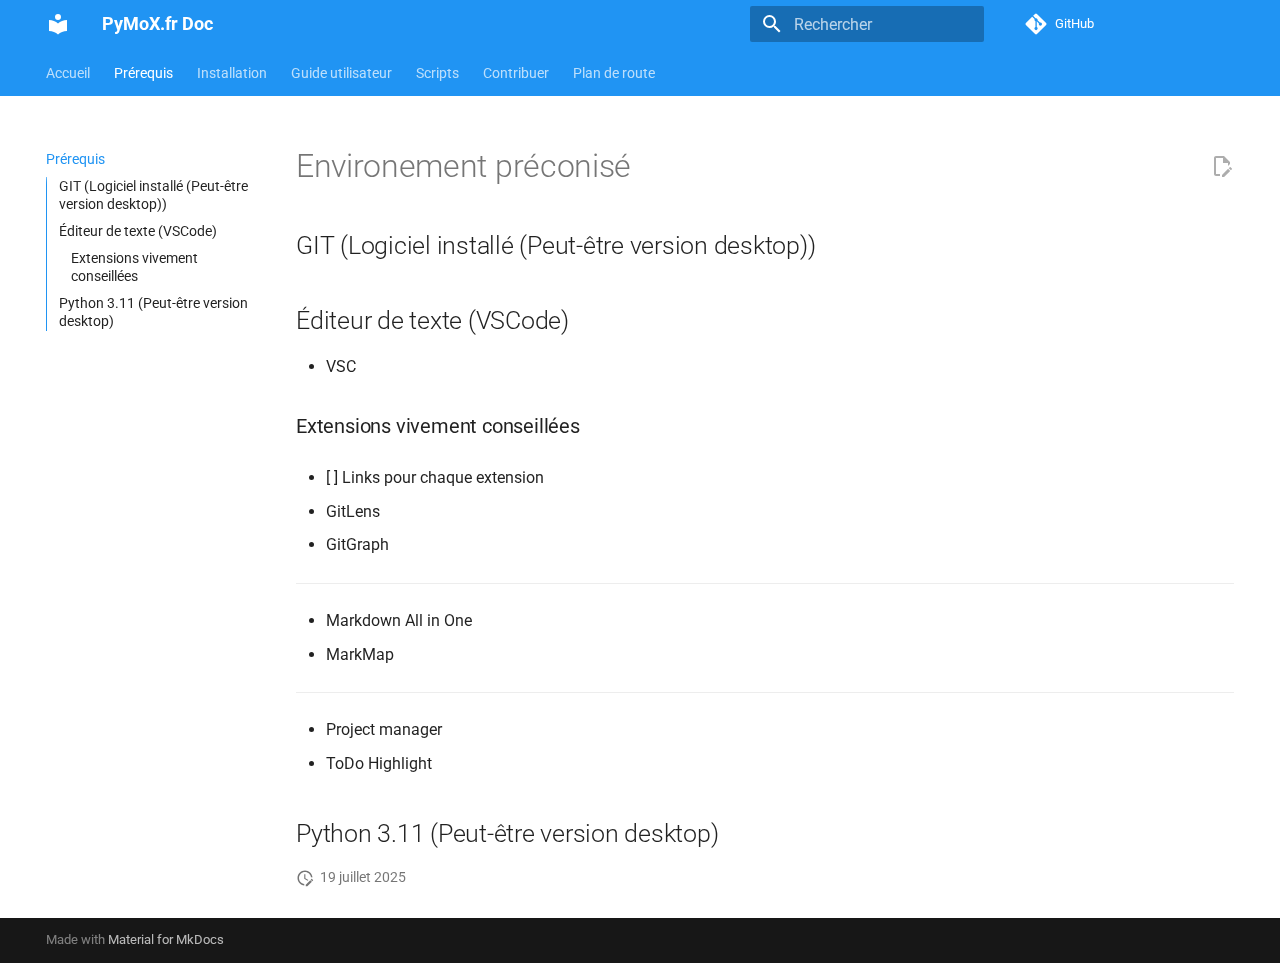
<file: requested.html>
<!doctype html><html lang=fr class=no-js> <head><meta charset=utf-8><meta name=viewport content="width=device-width,initial-scale=1"><meta name=description content="Documentation officielle du projet PyMoX.fr"><meta name=author content="La communauté PyMoX.fr & GrCOTE7"><link rel=prev href=index.html><link rel=next href=installation.html><link rel=icon href=/assets/imgs/favicon.ico><meta name=generator content="mkdocs-1.6.1, mkdocs-material-9.6.15"><title>Prérequis - PyMoX.fr Doc</title><link rel=stylesheet href=assets/stylesheets/main.342714a4.min.css><link rel=stylesheet href=assets/stylesheets/palette.06af60db.min.css><link rel=preconnect href=https://fonts.gstatic.com crossorigin><link rel=stylesheet href="https://fonts.googleapis.com/css?family=Roboto:300,300i,400,400i,700,700i%7CRoboto+Mono:400,400i,700,700i&display=fallback"><style>:root{--md-text-font:"Roboto";--md-code-font:"Roboto Mono"}</style><link rel=stylesheet href=assets/stylesheets/extra.css><script>__md_scope=new URL(".",location),__md_hash=e=>[...e].reduce(((e,_)=>(e<<5)-e+_.charCodeAt(0)),0),__md_get=(e,_=localStorage,t=__md_scope)=>JSON.parse(_.getItem(t.pathname+"."+e)),__md_set=(e,_,t=localStorage,a=__md_scope)=>{try{t.setItem(a.pathname+"."+e,JSON.stringify(_))}catch(e){}}</script></head> <body dir=ltr data-md-color-scheme=default data-md-color-primary=blue data-md-color-accent=light-blue> <input class=md-toggle data-md-toggle=drawer type=checkbox id=__drawer autocomplete=off> <input class=md-toggle data-md-toggle=search type=checkbox id=__search autocomplete=off> <label class=md-overlay for=__drawer></label> <div data-md-component=skip> <a href=#environement-preconise class=md-skip> Aller au contenu </a> </div> <div data-md-component=announce> </div> <header class=md-header data-md-component=header> <nav class="md-header__inner md-grid" aria-label=En-tête> <a href=index.html title="PyMoX.fr Doc" class="md-header__button md-logo" aria-label="PyMoX.fr Doc" data-md-component=logo> <svg xmlns=http://www.w3.org/2000/svg viewbox="0 0 24 24"><path d="M12 8a3 3 0 0 0 3-3 3 3 0 0 0-3-3 3 3 0 0 0-3 3 3 3 0 0 0 3 3m0 3.54C9.64 9.35 6.5 8 3 8v11c3.5 0 6.64 1.35 9 3.54 2.36-2.19 5.5-3.54 9-3.54V8c-3.5 0-6.64 1.35-9 3.54"/></svg> </a> <label class="md-header__button md-icon" for=__drawer> <svg xmlns=http://www.w3.org/2000/svg viewbox="0 0 24 24"><path d="M3 6h18v2H3zm0 5h18v2H3zm0 5h18v2H3z"/></svg> </label> <div class=md-header__title data-md-component=header-title> <div class=md-header__ellipsis> <div class=md-header__topic> <span class=md-ellipsis> PyMoX.fr Doc </span> </div> <div class=md-header__topic data-md-component=header-topic> <span class=md-ellipsis> Prérequis </span> </div> </div> </div> <form class=md-header__option data-md-component=palette> <input class=md-option data-md-color-media data-md-color-scheme=default data-md-color-primary=blue data-md-color-accent=light-blue aria-hidden=true type=radio name=__palette id=__palette_0> </form> <script>var palette=__md_get("__palette");if(palette&&palette.color){if("(prefers-color-scheme)"===palette.color.media){var media=matchMedia("(prefers-color-scheme: light)"),input=document.querySelector(media.matches?"[data-md-color-media='(prefers-color-scheme: light)']":"[data-md-color-media='(prefers-color-scheme: dark)']");palette.color.media=input.getAttribute("data-md-color-media"),palette.color.scheme=input.getAttribute("data-md-color-scheme"),palette.color.primary=input.getAttribute("data-md-color-primary"),palette.color.accent=input.getAttribute("data-md-color-accent")}for(var[key,value]of Object.entries(palette.color))document.body.setAttribute("data-md-color-"+key,value)}</script> <label class="md-header__button md-icon" for=__search> <svg xmlns=http://www.w3.org/2000/svg viewbox="0 0 24 24"><path d="M9.5 3A6.5 6.5 0 0 1 16 9.5c0 1.61-.59 3.09-1.56 4.23l.27.27h.79l5 5-1.5 1.5-5-5v-.79l-.27-.27A6.52 6.52 0 0 1 9.5 16 6.5 6.5 0 0 1 3 9.5 6.5 6.5 0 0 1 9.5 3m0 2C7 5 5 7 5 9.5S7 14 9.5 14 14 12 14 9.5 12 5 9.5 5"/></svg> </label> <div class=md-search data-md-component=search role=dialog> <label class=md-search__overlay for=__search></label> <div class=md-search__inner role=search> <form class=md-search__form name=search> <input type=text class=md-search__input name=query aria-label=Rechercher placeholder=Rechercher autocapitalize=off autocorrect=off autocomplete=off spellcheck=false data-md-component=search-query required> <label class="md-search__icon md-icon" for=__search> <svg xmlns=http://www.w3.org/2000/svg viewbox="0 0 24 24"><path d="M9.5 3A6.5 6.5 0 0 1 16 9.5c0 1.61-.59 3.09-1.56 4.23l.27.27h.79l5 5-1.5 1.5-5-5v-.79l-.27-.27A6.52 6.52 0 0 1 9.5 16 6.5 6.5 0 0 1 3 9.5 6.5 6.5 0 0 1 9.5 3m0 2C7 5 5 7 5 9.5S7 14 9.5 14 14 12 14 9.5 12 5 9.5 5"/></svg> <svg xmlns=http://www.w3.org/2000/svg viewbox="0 0 24 24"><path d="M20 11v2H8l5.5 5.5-1.42 1.42L4.16 12l7.92-7.92L13.5 5.5 8 11z"/></svg> </label> <nav class=md-search__options aria-label=Recherche> <button type=reset class="md-search__icon md-icon" title=Effacer aria-label=Effacer tabindex=-1> <svg xmlns=http://www.w3.org/2000/svg viewbox="0 0 24 24"><path d="M19 6.41 17.59 5 12 10.59 6.41 5 5 6.41 10.59 12 5 17.59 6.41 19 12 13.41 17.59 19 19 17.59 13.41 12z"/></svg> </button> </nav> <div class=md-search__suggest data-md-component=search-suggest></div> </form> <div class=md-search__output> <div class=md-search__scrollwrap tabindex=0 data-md-scrollfix> <div class=md-search-result data-md-component=search-result> <div class=md-search-result__meta> Initialisation de la recherche </div> <ol class=md-search-result__list role=presentation></ol> </div> </div> </div> </div> </div> <div class=md-header__source> <a href=https://github.com/PyMoX-fr/Doc title="Aller au dépôt" class=md-source data-md-component=source> <div class="md-source__icon md-icon"> <svg xmlns=http://www.w3.org/2000/svg viewbox="0 0 448 512"><!-- Font Awesome Free 6.7.2 by @fontawesome - https://fontawesome.com License - https://fontawesome.com/license/free (Icons: CC BY 4.0, Fonts: SIL OFL 1.1, Code: MIT License) Copyright 2024 Fonticons, Inc.--><path d="M439.55 236.05 244 40.45a28.87 28.87 0 0 0-40.81 0l-40.66 40.63 51.52 51.52c27.06-9.14 52.68 16.77 43.39 43.68l49.66 49.66c34.23-11.8 61.18 31 35.47 56.69-26.49 26.49-70.21-2.87-56-37.34L240.22 199v121.85c25.3 12.54 22.26 41.85 9.08 55a34.34 34.34 0 0 1-48.55 0c-17.57-17.6-11.07-46.91 11.25-56v-123c-20.8-8.51-24.6-30.74-18.64-45L142.57 101 8.45 235.14a28.86 28.86 0 0 0 0 40.81l195.61 195.6a28.86 28.86 0 0 0 40.8 0l194.69-194.69a28.86 28.86 0 0 0 0-40.81"/></svg> </div> <div class=md-source__repository> GitHub </div> </a> </div> </nav> </header> <div class=md-container data-md-component=container> <nav class=md-tabs aria-label=Onglets data-md-component=tabs> <div class=md-grid> <ul class=md-tabs__list> <li class=md-tabs__item> <a href=index.html class=md-tabs__link> Accueil </a> </li> <li class="md-tabs__item md-tabs__item--active"> <a href=requested.html class=md-tabs__link> Prérequis </a> </li> <li class=md-tabs__item> <a href=installation.html class=md-tabs__link> Installation </a> </li> <li class=md-tabs__item> <a href=user_guide.html class=md-tabs__link> Guide utilisateur </a> </li> <li class=md-tabs__item> <a href=scripts.html class=md-tabs__link> Scripts </a> </li> <li class=md-tabs__item> <a href=contributing.html class=md-tabs__link> Contribuer </a> </li> <li class=md-tabs__item> <a href=roadmap.html class=md-tabs__link> Plan de route </a> </li> </ul> </div> </nav> <main class=md-main data-md-component=main> <div class="md-main__inner md-grid"> <div class="md-sidebar md-sidebar--primary" data-md-component=sidebar data-md-type=navigation> <div class=md-sidebar__scrollwrap> <div class=md-sidebar__inner> <nav class="md-nav md-nav--primary md-nav--lifted md-nav--integrated" aria-label=Navigation data-md-level=0> <label class=md-nav__title for=__drawer> <a href=index.html title="PyMoX.fr Doc" class="md-nav__button md-logo" aria-label="PyMoX.fr Doc" data-md-component=logo> <svg xmlns=http://www.w3.org/2000/svg viewbox="0 0 24 24"><path d="M12 8a3 3 0 0 0 3-3 3 3 0 0 0-3-3 3 3 0 0 0-3 3 3 3 0 0 0 3 3m0 3.54C9.64 9.35 6.5 8 3 8v11c3.5 0 6.64 1.35 9 3.54 2.36-2.19 5.5-3.54 9-3.54V8c-3.5 0-6.64 1.35-9 3.54"/></svg> </a> PyMoX.fr Doc </label> <div class=md-nav__source> <a href=https://github.com/PyMoX-fr/Doc title="Aller au dépôt" class=md-source data-md-component=source> <div class="md-source__icon md-icon"> <svg xmlns=http://www.w3.org/2000/svg viewbox="0 0 448 512"><!-- Font Awesome Free 6.7.2 by @fontawesome - https://fontawesome.com License - https://fontawesome.com/license/free (Icons: CC BY 4.0, Fonts: SIL OFL 1.1, Code: MIT License) Copyright 2024 Fonticons, Inc.--><path d="M439.55 236.05 244 40.45a28.87 28.87 0 0 0-40.81 0l-40.66 40.63 51.52 51.52c27.06-9.14 52.68 16.77 43.39 43.68l49.66 49.66c34.23-11.8 61.18 31 35.47 56.69-26.49 26.49-70.21-2.87-56-37.34L240.22 199v121.85c25.3 12.54 22.26 41.85 9.08 55a34.34 34.34 0 0 1-48.55 0c-17.57-17.6-11.07-46.91 11.25-56v-123c-20.8-8.51-24.6-30.74-18.64-45L142.57 101 8.45 235.14a28.86 28.86 0 0 0 0 40.81l195.61 195.6a28.86 28.86 0 0 0 40.8 0l194.69-194.69a28.86 28.86 0 0 0 0-40.81"/></svg> </div> <div class=md-source__repository> GitHub </div> </a> </div> <ul class=md-nav__list data-md-scrollfix> <li class=md-nav__item> <a href=index.html class=md-nav__link> <span class=md-ellipsis> Accueil </span> </a> </li> <li class="md-nav__item md-nav__item--active"> <input class="md-nav__toggle md-toggle" type=checkbox id=__toc> <label class="md-nav__link md-nav__link--active" for=__toc> <span class=md-ellipsis> Prérequis </span> <span class="md-nav__icon md-icon"></span> </label> <a href=requested.html class="md-nav__link md-nav__link--active"> <span class=md-ellipsis> Prérequis </span> </a> <nav class="md-nav md-nav--secondary" aria-label="Table des matières"> <label class=md-nav__title for=__toc> <span class="md-nav__icon md-icon"></span> Table des matières </label> <ul class=md-nav__list data-md-component=toc data-md-scrollfix> <li class=md-nav__item> <a href=#git-logiciel-installe-peut-etre-version-desktop class=md-nav__link> <span class=md-ellipsis> GIT (Logiciel installé (Peut-être version desktop)) </span> </a> </li> <li class=md-nav__item> <a href=#editeur-de-texte-vscode class=md-nav__link> <span class=md-ellipsis> Éditeur de texte (VSCode) </span> </a> <nav class=md-nav aria-label="Éditeur de texte (VSCode)"> <ul class=md-nav__list> <li class=md-nav__item> <a href=#extensions-vivement-conseillees class=md-nav__link> <span class=md-ellipsis> Extensions vivement conseillées </span> </a> </li> </ul> </nav> </li> <li class=md-nav__item> <a href=#python-311-peut-etre-version-desktop class=md-nav__link> <span class=md-ellipsis> Python 3.11 (Peut-être version desktop) </span> </a> </li> </ul> </nav> </li> <li class=md-nav__item> <a href=installation.html class=md-nav__link> <span class=md-ellipsis> Installation </span> </a> </li> <li class=md-nav__item> <a href=user_guide.html class=md-nav__link> <span class=md-ellipsis> Guide utilisateur </span> </a> </li> <li class=md-nav__item> <a href=scripts.html class=md-nav__link> <span class=md-ellipsis> Scripts </span> </a> </li> <li class=md-nav__item> <a href=contributing.html class=md-nav__link> <span class=md-ellipsis> Contribuer </span> </a> </li> <li class=md-nav__item> <a href=roadmap.html class=md-nav__link> <span class=md-ellipsis> Plan de route </span> </a> </li> </ul> </nav> </div> </div> </div> <div class=md-content data-md-component=content> <article class="md-content__inner md-typeset"> <a href=https://github.com/PyMoX-fr/Doc/edit/main/doc/requested.md title="Editer cette page" class="md-content__button md-icon" rel=edit> <svg xmlns=http://www.w3.org/2000/svg viewbox="0 0 24 24"><path d="M10 20H6V4h7v5h5v3.1l2-2V8l-6-6H6c-1.1 0-2 .9-2 2v16c0 1.1.9 2 2 2h4zm10.2-7c.1 0 .3.1.4.2l1.3 1.3c.2.2.2.6 0 .8l-1 1-2.1-2.1 1-1c.1-.1.2-.2.4-.2m0 3.9L14.1 23H12v-2.1l6.1-6.1z"/></svg> </a> <h1 id=environement-preconise>Environement préconisé<a class=headerlink href=#environement-preconise title="Permanent link">&para;</a></h1> <h2 id=git-logiciel-installe-peut-etre-version-desktop>GIT (Logiciel installé (Peut-être version desktop))<a class=headerlink href=#git-logiciel-installe-peut-etre-version-desktop title="Permanent link">&para;</a></h2> <h2 id=editeur-de-texte-vscode>Éditeur de texte (VSCode)<a class=headerlink href=#editeur-de-texte-vscode title="Permanent link">&para;</a></h2> <ul> <li>VSC</li> </ul> <h3 id=extensions-vivement-conseillees>Extensions vivement conseillées<a class=headerlink href=#extensions-vivement-conseillees title="Permanent link">&para;</a></h3> <ul> <li> <p>[ ] Links pour chaque extension</p> </li> <li> <p>GitLens</p> </li> <li>GitGraph</li> </ul> <hr> <ul> <li>Markdown All in One</li> <li>MarkMap</li> </ul> <hr> <ul> <li>Project manager</li> <li>ToDo Highlight</li> </ul> <h2 id=python-311-peut-etre-version-desktop>Python 3.11 (Peut-être version desktop)<a class=headerlink href=#python-311-peut-etre-version-desktop title="Permanent link">&para;</a></h2> <aside class=md-source-file> <span class=md-source-file__fact> <span class=md-icon title="Dernière mise à jour"> <svg xmlns=http://www.w3.org/2000/svg viewbox="0 0 24 24"><path d="M21 13.1c-.1 0-.3.1-.4.2l-1 1 2.1 2.1 1-1c.2-.2.2-.6 0-.8l-1.3-1.3c-.1-.1-.2-.2-.4-.2m-1.9 1.8-6.1 6V23h2.1l6.1-6.1zM12.5 7v5.2l4 2.4-1 1L11 13V7zM11 21.9c-5.1-.5-9-4.8-9-9.9C2 6.5 6.5 2 12 2c5.3 0 9.6 4.1 10 9.3-.3-.1-.6-.2-1-.2s-.7.1-1 .2C19.6 7.2 16.2 4 12 4c-4.4 0-8 3.6-8 8 0 4.1 3.1 7.5 7.1 7.9l-.1.2z"/></svg> </span> <span class="git-revision-date-localized-plugin git-revision-date-localized-plugin-date" title="19 juillet 2025 07:41:25 UTC">19 juillet 2025</span> </span> </aside> </article> </div> <script>var target=document.getElementById(location.hash.slice(1));target&&target.name&&(target.checked=target.name.startsWith("__tabbed_"))</script> </div> </main> <footer class=md-footer> <div class="md-footer-meta md-typeset"> <div class="md-footer-meta__inner md-grid"> <div class=md-copyright> Made with <a href=https://squidfunk.github.io/mkdocs-material/ target=_blank rel=noopener> Material for MkDocs </a> </div> </div> </div> </footer> </div> <div class=md-dialog data-md-component=dialog> <div class="md-dialog__inner md-typeset"></div> </div> <script id=__config type=application/json>{"base": ".", "features": ["navigation.instant", "navigation.sections", "content.code.copy", "navigation.tabs", "search.highlight", "search.suggest", "toc.integrate", "content.action.edit"], "search": "assets/javascripts/workers/search.d50fe291.min.js", "tags": null, "translations": {"clipboard.copied": "Copi\u00e9 dans le presse-papier", "clipboard.copy": "Copier dans le presse-papier", "search.result.more.one": "1 de plus sur cette page", "search.result.more.other": "# de plus sur cette page", "search.result.none": "Aucun document trouv\u00e9", "search.result.one": "1 document trouv\u00e9", "search.result.other": "# documents trouv\u00e9s", "search.result.placeholder": "Taper pour d\u00e9marrer la recherche", "search.result.term.missing": "Non trouv\u00e9", "select.version": "S\u00e9lectionner la version"}, "version": null}</script> <script src=assets/javascripts/bundle.56ea9cef.min.js></script> </body> </html>
</file>
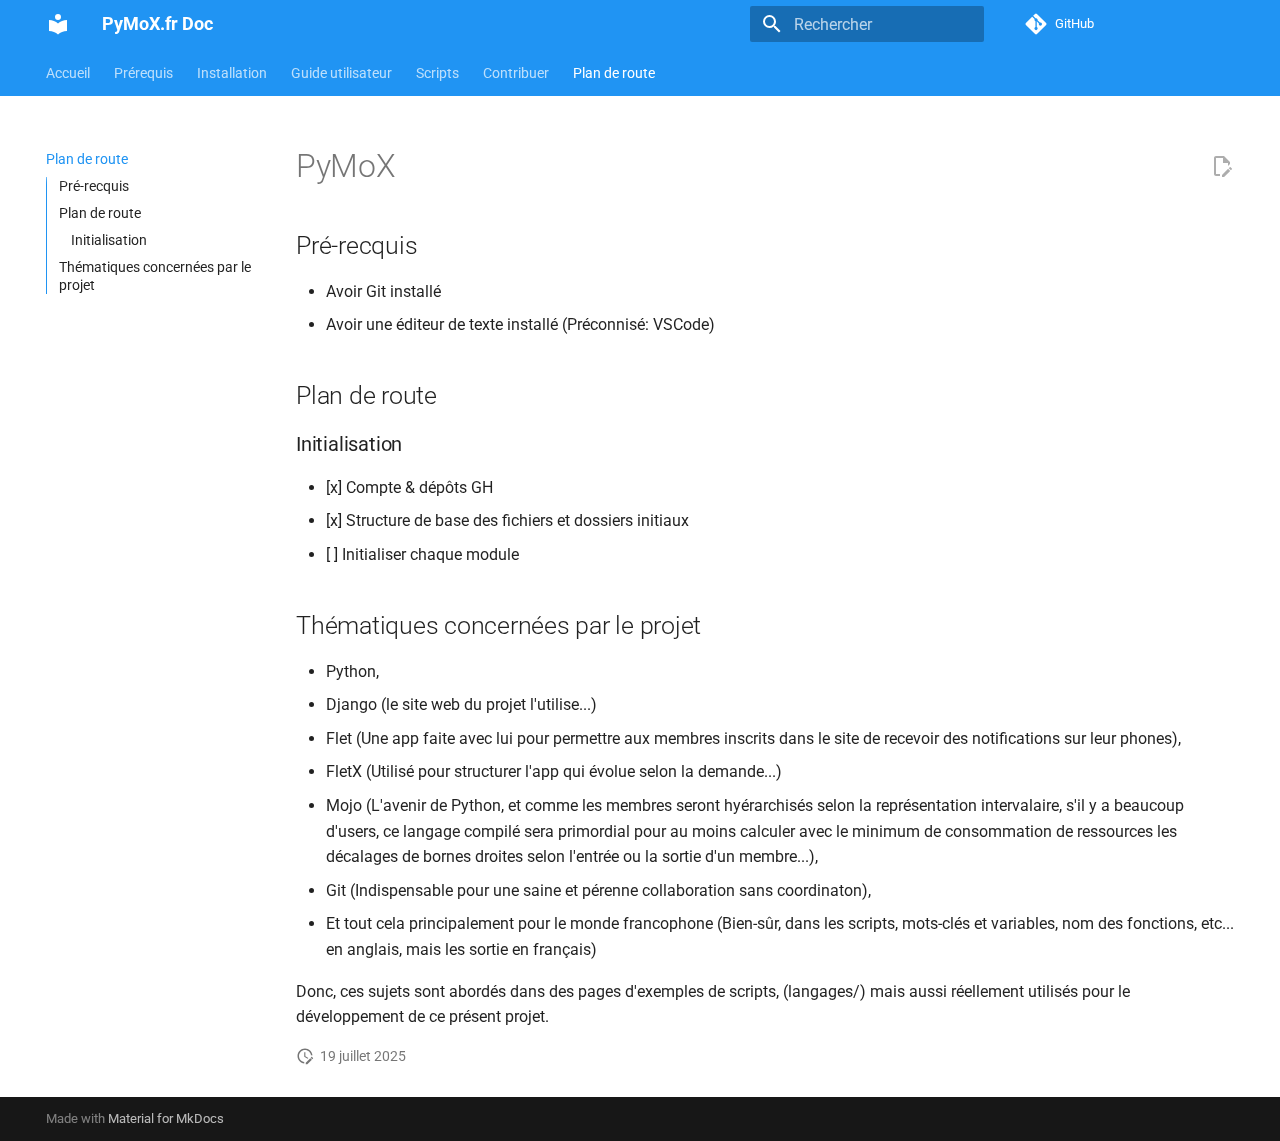
<file: roadmap.html>
<!doctype html><html lang=fr class=no-js> <head><meta charset=utf-8><meta name=viewport content="width=device-width,initial-scale=1"><meta name=description content="Documentation officielle du projet PyMoX.fr"><meta name=author content="La communauté PyMoX.fr & GrCOTE7"><link rel=prev href=contributing.html><link rel=icon href=/assets/imgs/favicon.ico><meta name=generator content="mkdocs-1.6.1, mkdocs-material-9.6.15"><title>Plan de route - PyMoX.fr Doc</title><link rel=stylesheet href=assets/stylesheets/main.342714a4.min.css><link rel=stylesheet href=assets/stylesheets/palette.06af60db.min.css><link rel=preconnect href=https://fonts.gstatic.com crossorigin><link rel=stylesheet href="https://fonts.googleapis.com/css?family=Roboto:300,300i,400,400i,700,700i%7CRoboto+Mono:400,400i,700,700i&display=fallback"><style>:root{--md-text-font:"Roboto";--md-code-font:"Roboto Mono"}</style><link rel=stylesheet href=assets/stylesheets/extra.css><script>__md_scope=new URL(".",location),__md_hash=e=>[...e].reduce(((e,_)=>(e<<5)-e+_.charCodeAt(0)),0),__md_get=(e,_=localStorage,t=__md_scope)=>JSON.parse(_.getItem(t.pathname+"."+e)),__md_set=(e,_,t=localStorage,a=__md_scope)=>{try{t.setItem(a.pathname+"."+e,JSON.stringify(_))}catch(e){}}</script></head> <body dir=ltr data-md-color-scheme=default data-md-color-primary=blue data-md-color-accent=light-blue> <input class=md-toggle data-md-toggle=drawer type=checkbox id=__drawer autocomplete=off> <input class=md-toggle data-md-toggle=search type=checkbox id=__search autocomplete=off> <label class=md-overlay for=__drawer></label> <div data-md-component=skip> <a href=#pymox class=md-skip> Aller au contenu </a> </div> <div data-md-component=announce> </div> <header class=md-header data-md-component=header> <nav class="md-header__inner md-grid" aria-label=En-tête> <a href=index.html title="PyMoX.fr Doc" class="md-header__button md-logo" aria-label="PyMoX.fr Doc" data-md-component=logo> <svg xmlns=http://www.w3.org/2000/svg viewbox="0 0 24 24"><path d="M12 8a3 3 0 0 0 3-3 3 3 0 0 0-3-3 3 3 0 0 0-3 3 3 3 0 0 0 3 3m0 3.54C9.64 9.35 6.5 8 3 8v11c3.5 0 6.64 1.35 9 3.54 2.36-2.19 5.5-3.54 9-3.54V8c-3.5 0-6.64 1.35-9 3.54"/></svg> </a> <label class="md-header__button md-icon" for=__drawer> <svg xmlns=http://www.w3.org/2000/svg viewbox="0 0 24 24"><path d="M3 6h18v2H3zm0 5h18v2H3zm0 5h18v2H3z"/></svg> </label> <div class=md-header__title data-md-component=header-title> <div class=md-header__ellipsis> <div class=md-header__topic> <span class=md-ellipsis> PyMoX.fr Doc </span> </div> <div class=md-header__topic data-md-component=header-topic> <span class=md-ellipsis> Plan de route </span> </div> </div> </div> <form class=md-header__option data-md-component=palette> <input class=md-option data-md-color-media data-md-color-scheme=default data-md-color-primary=blue data-md-color-accent=light-blue aria-hidden=true type=radio name=__palette id=__palette_0> </form> <script>var palette=__md_get("__palette");if(palette&&palette.color){if("(prefers-color-scheme)"===palette.color.media){var media=matchMedia("(prefers-color-scheme: light)"),input=document.querySelector(media.matches?"[data-md-color-media='(prefers-color-scheme: light)']":"[data-md-color-media='(prefers-color-scheme: dark)']");palette.color.media=input.getAttribute("data-md-color-media"),palette.color.scheme=input.getAttribute("data-md-color-scheme"),palette.color.primary=input.getAttribute("data-md-color-primary"),palette.color.accent=input.getAttribute("data-md-color-accent")}for(var[key,value]of Object.entries(palette.color))document.body.setAttribute("data-md-color-"+key,value)}</script> <label class="md-header__button md-icon" for=__search> <svg xmlns=http://www.w3.org/2000/svg viewbox="0 0 24 24"><path d="M9.5 3A6.5 6.5 0 0 1 16 9.5c0 1.61-.59 3.09-1.56 4.23l.27.27h.79l5 5-1.5 1.5-5-5v-.79l-.27-.27A6.52 6.52 0 0 1 9.5 16 6.5 6.5 0 0 1 3 9.5 6.5 6.5 0 0 1 9.5 3m0 2C7 5 5 7 5 9.5S7 14 9.5 14 14 12 14 9.5 12 5 9.5 5"/></svg> </label> <div class=md-search data-md-component=search role=dialog> <label class=md-search__overlay for=__search></label> <div class=md-search__inner role=search> <form class=md-search__form name=search> <input type=text class=md-search__input name=query aria-label=Rechercher placeholder=Rechercher autocapitalize=off autocorrect=off autocomplete=off spellcheck=false data-md-component=search-query required> <label class="md-search__icon md-icon" for=__search> <svg xmlns=http://www.w3.org/2000/svg viewbox="0 0 24 24"><path d="M9.5 3A6.5 6.5 0 0 1 16 9.5c0 1.61-.59 3.09-1.56 4.23l.27.27h.79l5 5-1.5 1.5-5-5v-.79l-.27-.27A6.52 6.52 0 0 1 9.5 16 6.5 6.5 0 0 1 3 9.5 6.5 6.5 0 0 1 9.5 3m0 2C7 5 5 7 5 9.5S7 14 9.5 14 14 12 14 9.5 12 5 9.5 5"/></svg> <svg xmlns=http://www.w3.org/2000/svg viewbox="0 0 24 24"><path d="M20 11v2H8l5.5 5.5-1.42 1.42L4.16 12l7.92-7.92L13.5 5.5 8 11z"/></svg> </label> <nav class=md-search__options aria-label=Recherche> <button type=reset class="md-search__icon md-icon" title=Effacer aria-label=Effacer tabindex=-1> <svg xmlns=http://www.w3.org/2000/svg viewbox="0 0 24 24"><path d="M19 6.41 17.59 5 12 10.59 6.41 5 5 6.41 10.59 12 5 17.59 6.41 19 12 13.41 17.59 19 19 17.59 13.41 12z"/></svg> </button> </nav> <div class=md-search__suggest data-md-component=search-suggest></div> </form> <div class=md-search__output> <div class=md-search__scrollwrap tabindex=0 data-md-scrollfix> <div class=md-search-result data-md-component=search-result> <div class=md-search-result__meta> Initialisation de la recherche </div> <ol class=md-search-result__list role=presentation></ol> </div> </div> </div> </div> </div> <div class=md-header__source> <a href=https://github.com/PyMoX-fr/Doc title="Aller au dépôt" class=md-source data-md-component=source> <div class="md-source__icon md-icon"> <svg xmlns=http://www.w3.org/2000/svg viewbox="0 0 448 512"><!-- Font Awesome Free 6.7.2 by @fontawesome - https://fontawesome.com License - https://fontawesome.com/license/free (Icons: CC BY 4.0, Fonts: SIL OFL 1.1, Code: MIT License) Copyright 2024 Fonticons, Inc.--><path d="M439.55 236.05 244 40.45a28.87 28.87 0 0 0-40.81 0l-40.66 40.63 51.52 51.52c27.06-9.14 52.68 16.77 43.39 43.68l49.66 49.66c34.23-11.8 61.18 31 35.47 56.69-26.49 26.49-70.21-2.87-56-37.34L240.22 199v121.85c25.3 12.54 22.26 41.85 9.08 55a34.34 34.34 0 0 1-48.55 0c-17.57-17.6-11.07-46.91 11.25-56v-123c-20.8-8.51-24.6-30.74-18.64-45L142.57 101 8.45 235.14a28.86 28.86 0 0 0 0 40.81l195.61 195.6a28.86 28.86 0 0 0 40.8 0l194.69-194.69a28.86 28.86 0 0 0 0-40.81"/></svg> </div> <div class=md-source__repository> GitHub </div> </a> </div> </nav> </header> <div class=md-container data-md-component=container> <nav class=md-tabs aria-label=Onglets data-md-component=tabs> <div class=md-grid> <ul class=md-tabs__list> <li class=md-tabs__item> <a href=index.html class=md-tabs__link> Accueil </a> </li> <li class=md-tabs__item> <a href=requested.html class=md-tabs__link> Prérequis </a> </li> <li class=md-tabs__item> <a href=installation.html class=md-tabs__link> Installation </a> </li> <li class=md-tabs__item> <a href=user_guide.html class=md-tabs__link> Guide utilisateur </a> </li> <li class=md-tabs__item> <a href=scripts.html class=md-tabs__link> Scripts </a> </li> <li class=md-tabs__item> <a href=contributing.html class=md-tabs__link> Contribuer </a> </li> <li class="md-tabs__item md-tabs__item--active"> <a href=roadmap.html class=md-tabs__link> Plan de route </a> </li> </ul> </div> </nav> <main class=md-main data-md-component=main> <div class="md-main__inner md-grid"> <div class="md-sidebar md-sidebar--primary" data-md-component=sidebar data-md-type=navigation> <div class=md-sidebar__scrollwrap> <div class=md-sidebar__inner> <nav class="md-nav md-nav--primary md-nav--lifted md-nav--integrated" aria-label=Navigation data-md-level=0> <label class=md-nav__title for=__drawer> <a href=index.html title="PyMoX.fr Doc" class="md-nav__button md-logo" aria-label="PyMoX.fr Doc" data-md-component=logo> <svg xmlns=http://www.w3.org/2000/svg viewbox="0 0 24 24"><path d="M12 8a3 3 0 0 0 3-3 3 3 0 0 0-3-3 3 3 0 0 0-3 3 3 3 0 0 0 3 3m0 3.54C9.64 9.35 6.5 8 3 8v11c3.5 0 6.64 1.35 9 3.54 2.36-2.19 5.5-3.54 9-3.54V8c-3.5 0-6.64 1.35-9 3.54"/></svg> </a> PyMoX.fr Doc </label> <div class=md-nav__source> <a href=https://github.com/PyMoX-fr/Doc title="Aller au dépôt" class=md-source data-md-component=source> <div class="md-source__icon md-icon"> <svg xmlns=http://www.w3.org/2000/svg viewbox="0 0 448 512"><!-- Font Awesome Free 6.7.2 by @fontawesome - https://fontawesome.com License - https://fontawesome.com/license/free (Icons: CC BY 4.0, Fonts: SIL OFL 1.1, Code: MIT License) Copyright 2024 Fonticons, Inc.--><path d="M439.55 236.05 244 40.45a28.87 28.87 0 0 0-40.81 0l-40.66 40.63 51.52 51.52c27.06-9.14 52.68 16.77 43.39 43.68l49.66 49.66c34.23-11.8 61.18 31 35.47 56.69-26.49 26.49-70.21-2.87-56-37.34L240.22 199v121.85c25.3 12.54 22.26 41.85 9.08 55a34.34 34.34 0 0 1-48.55 0c-17.57-17.6-11.07-46.91 11.25-56v-123c-20.8-8.51-24.6-30.74-18.64-45L142.57 101 8.45 235.14a28.86 28.86 0 0 0 0 40.81l195.61 195.6a28.86 28.86 0 0 0 40.8 0l194.69-194.69a28.86 28.86 0 0 0 0-40.81"/></svg> </div> <div class=md-source__repository> GitHub </div> </a> </div> <ul class=md-nav__list data-md-scrollfix> <li class=md-nav__item> <a href=index.html class=md-nav__link> <span class=md-ellipsis> Accueil </span> </a> </li> <li class=md-nav__item> <a href=requested.html class=md-nav__link> <span class=md-ellipsis> Prérequis </span> </a> </li> <li class=md-nav__item> <a href=installation.html class=md-nav__link> <span class=md-ellipsis> Installation </span> </a> </li> <li class=md-nav__item> <a href=user_guide.html class=md-nav__link> <span class=md-ellipsis> Guide utilisateur </span> </a> </li> <li class=md-nav__item> <a href=scripts.html class=md-nav__link> <span class=md-ellipsis> Scripts </span> </a> </li> <li class=md-nav__item> <a href=contributing.html class=md-nav__link> <span class=md-ellipsis> Contribuer </span> </a> </li> <li class="md-nav__item md-nav__item--active"> <input class="md-nav__toggle md-toggle" type=checkbox id=__toc> <label class="md-nav__link md-nav__link--active" for=__toc> <span class=md-ellipsis> Plan de route </span> <span class="md-nav__icon md-icon"></span> </label> <a href=roadmap.html class="md-nav__link md-nav__link--active"> <span class=md-ellipsis> Plan de route </span> </a> <nav class="md-nav md-nav--secondary" aria-label="Table des matières"> <label class=md-nav__title for=__toc> <span class="md-nav__icon md-icon"></span> Table des matières </label> <ul class=md-nav__list data-md-component=toc data-md-scrollfix> <li class=md-nav__item> <a href=#pre-recquis class=md-nav__link> <span class=md-ellipsis> Pré-recquis </span> </a> </li> <li class=md-nav__item> <a href=#plan-de-route class=md-nav__link> <span class=md-ellipsis> Plan de route </span> </a> <nav class=md-nav aria-label="Plan de route"> <ul class=md-nav__list> <li class=md-nav__item> <a href=#initialisation class=md-nav__link> <span class=md-ellipsis> Initialisation </span> </a> </li> </ul> </nav> </li> <li class=md-nav__item> <a href=#thematiques-concernees-par-le-projet class=md-nav__link> <span class=md-ellipsis> Thématiques concernées par le projet </span> </a> </li> </ul> </nav> </li> </ul> </nav> </div> </div> </div> <div class=md-content data-md-component=content> <article class="md-content__inner md-typeset"> <a href=https://github.com/PyMoX-fr/Doc/edit/main/doc/roadmap.md title="Editer cette page" class="md-content__button md-icon" rel=edit> <svg xmlns=http://www.w3.org/2000/svg viewbox="0 0 24 24"><path d="M10 20H6V4h7v5h5v3.1l2-2V8l-6-6H6c-1.1 0-2 .9-2 2v16c0 1.1.9 2 2 2h4zm10.2-7c.1 0 .3.1.4.2l1.3 1.3c.2.2.2.6 0 .8l-1 1-2.1-2.1 1-1c.1-.1.2-.2.4-.2m0 3.9L14.1 23H12v-2.1l6.1-6.1z"/></svg> </a> <h1 id=pymox>PyMoX<a class=headerlink href=#pymox title="Permanent link">&para;</a></h1> <h2 id=pre-recquis>Pré-recquis<a class=headerlink href=#pre-recquis title="Permanent link">&para;</a></h2> <ul> <li>Avoir Git installé</li> <li>Avoir une éditeur de texte installé (Préconnisé: VSCode)</li> </ul> <h2 id=plan-de-route>Plan de route<a class=headerlink href=#plan-de-route title="Permanent link">&para;</a></h2> <h3 id=initialisation>Initialisation<a class=headerlink href=#initialisation title="Permanent link">&para;</a></h3> <ul> <li>[x] Compte &amp; dépôts GH</li> <li>[x] Structure de base des fichiers et dossiers initiaux</li> <li>[ ] Initialiser chaque module</li> </ul> <h2 id=thematiques-concernees-par-le-projet>Thématiques concernées par le projet<a class=headerlink href=#thematiques-concernees-par-le-projet title="Permanent link">&para;</a></h2> <ul> <li>Python,</li> <li>Django (le site web du projet l'utilise...)</li> <li>Flet (Une app faite avec lui pour permettre aux membres inscrits dans le site de recevoir des notifications sur leur phones),</li> <li>FletX (Utilisé pour structurer l'app qui évolue selon la demande...)</li> <li>Mojo (L'avenir de Python, et comme les membres seront hyérarchisés selon la représentation intervalaire, s'il y a beaucoup d'users, ce langage compilé sera primordial pour au moins calculer avec le minimum de consommation de ressources les décalages de bornes droites selon l'entrée ou la sortie d'un membre...),</li> <li>Git (Indispensable pour une saine et pérenne collaboration sans coordinaton),</li> <li>Et tout cela principalement pour le monde francophone (Bien-sûr, dans les scripts, mots-clés et variables, nom des fonctions, etc... en anglais, mais les sortie en français)</li> </ul> <p>Donc, ces sujets sont abordés dans des pages d'exemples de scripts, (langages/) mais aussi réellement utilisés pour le développement de ce présent projet.</p> <aside class=md-source-file> <span class=md-source-file__fact> <span class=md-icon title="Dernière mise à jour"> <svg xmlns=http://www.w3.org/2000/svg viewbox="0 0 24 24"><path d="M21 13.1c-.1 0-.3.1-.4.2l-1 1 2.1 2.1 1-1c.2-.2.2-.6 0-.8l-1.3-1.3c-.1-.1-.2-.2-.4-.2m-1.9 1.8-6.1 6V23h2.1l6.1-6.1zM12.5 7v5.2l4 2.4-1 1L11 13V7zM11 21.9c-5.1-.5-9-4.8-9-9.9C2 6.5 6.5 2 12 2c5.3 0 9.6 4.1 10 9.3-.3-.1-.6-.2-1-.2s-.7.1-1 .2C19.6 7.2 16.2 4 12 4c-4.4 0-8 3.6-8 8 0 4.1 3.1 7.5 7.1 7.9l-.1.2z"/></svg> </span> <span class="git-revision-date-localized-plugin git-revision-date-localized-plugin-date" title="19 juillet 2025 07:41:25 UTC">19 juillet 2025</span> </span> </aside> </article> </div> <script>var target=document.getElementById(location.hash.slice(1));target&&target.name&&(target.checked=target.name.startsWith("__tabbed_"))</script> </div> </main> <footer class=md-footer> <div class="md-footer-meta md-typeset"> <div class="md-footer-meta__inner md-grid"> <div class=md-copyright> Made with <a href=https://squidfunk.github.io/mkdocs-material/ target=_blank rel=noopener> Material for MkDocs </a> </div> </div> </div> </footer> </div> <div class=md-dialog data-md-component=dialog> <div class="md-dialog__inner md-typeset"></div> </div> <script id=__config type=application/json>{"base": ".", "features": ["navigation.instant", "navigation.sections", "content.code.copy", "navigation.tabs", "search.highlight", "search.suggest", "toc.integrate", "content.action.edit"], "search": "assets/javascripts/workers/search.d50fe291.min.js", "tags": null, "translations": {"clipboard.copied": "Copi\u00e9 dans le presse-papier", "clipboard.copy": "Copier dans le presse-papier", "search.result.more.one": "1 de plus sur cette page", "search.result.more.other": "# de plus sur cette page", "search.result.none": "Aucun document trouv\u00e9", "search.result.one": "1 document trouv\u00e9", "search.result.other": "# documents trouv\u00e9s", "search.result.placeholder": "Taper pour d\u00e9marrer la recherche", "search.result.term.missing": "Non trouv\u00e9", "select.version": "S\u00e9lectionner la version"}, "version": null}</script> <script src=assets/javascripts/bundle.56ea9cef.min.js></script> </body> </html>
</file>
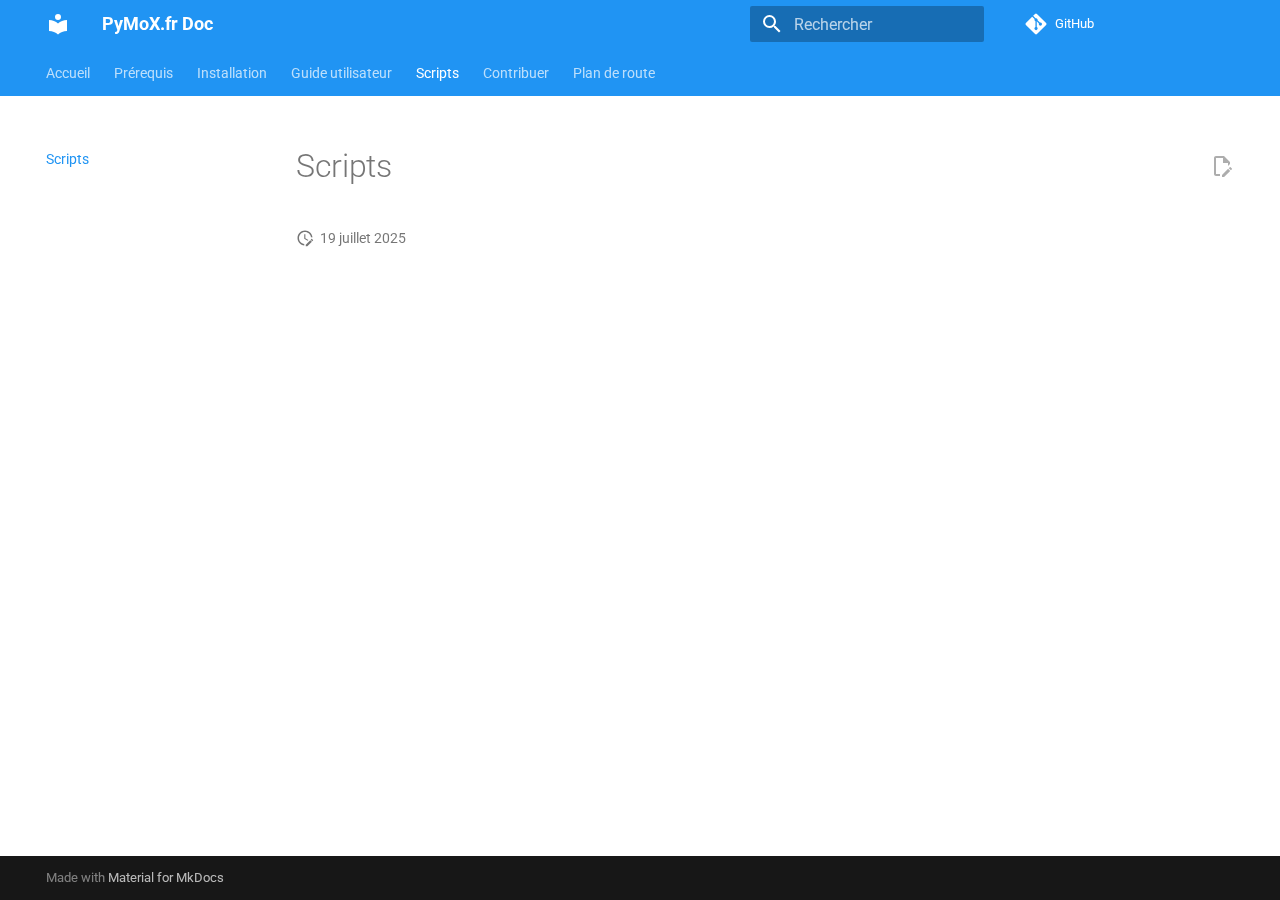
<file: scripts.html>
<!doctype html><html lang=fr class=no-js> <head><meta charset=utf-8><meta name=viewport content="width=device-width,initial-scale=1"><meta name=description content="Documentation officielle du projet PyMoX.fr"><meta name=author content="La communauté PyMoX.fr & GrCOTE7"><link rel=prev href=user_guide.html><link rel=next href=contributing.html><link rel=icon href=/assets/imgs/favicon.ico><meta name=generator content="mkdocs-1.6.1, mkdocs-material-9.6.15"><title>Scripts - PyMoX.fr Doc</title><link rel=stylesheet href=assets/stylesheets/main.342714a4.min.css><link rel=stylesheet href=assets/stylesheets/palette.06af60db.min.css><link rel=preconnect href=https://fonts.gstatic.com crossorigin><link rel=stylesheet href="https://fonts.googleapis.com/css?family=Roboto:300,300i,400,400i,700,700i%7CRoboto+Mono:400,400i,700,700i&display=fallback"><style>:root{--md-text-font:"Roboto";--md-code-font:"Roboto Mono"}</style><link rel=stylesheet href=assets/stylesheets/extra.css><script>__md_scope=new URL(".",location),__md_hash=e=>[...e].reduce(((e,_)=>(e<<5)-e+_.charCodeAt(0)),0),__md_get=(e,_=localStorage,t=__md_scope)=>JSON.parse(_.getItem(t.pathname+"."+e)),__md_set=(e,_,t=localStorage,a=__md_scope)=>{try{t.setItem(a.pathname+"."+e,JSON.stringify(_))}catch(e){}}</script></head> <body dir=ltr data-md-color-scheme=default data-md-color-primary=blue data-md-color-accent=light-blue> <input class=md-toggle data-md-toggle=drawer type=checkbox id=__drawer autocomplete=off> <input class=md-toggle data-md-toggle=search type=checkbox id=__search autocomplete=off> <label class=md-overlay for=__drawer></label> <div data-md-component=skip> <a href=#scripts class=md-skip> Aller au contenu </a> </div> <div data-md-component=announce> </div> <header class=md-header data-md-component=header> <nav class="md-header__inner md-grid" aria-label=En-tête> <a href=index.html title="PyMoX.fr Doc" class="md-header__button md-logo" aria-label="PyMoX.fr Doc" data-md-component=logo> <svg xmlns=http://www.w3.org/2000/svg viewbox="0 0 24 24"><path d="M12 8a3 3 0 0 0 3-3 3 3 0 0 0-3-3 3 3 0 0 0-3 3 3 3 0 0 0 3 3m0 3.54C9.64 9.35 6.5 8 3 8v11c3.5 0 6.64 1.35 9 3.54 2.36-2.19 5.5-3.54 9-3.54V8c-3.5 0-6.64 1.35-9 3.54"/></svg> </a> <label class="md-header__button md-icon" for=__drawer> <svg xmlns=http://www.w3.org/2000/svg viewbox="0 0 24 24"><path d="M3 6h18v2H3zm0 5h18v2H3zm0 5h18v2H3z"/></svg> </label> <div class=md-header__title data-md-component=header-title> <div class=md-header__ellipsis> <div class=md-header__topic> <span class=md-ellipsis> PyMoX.fr Doc </span> </div> <div class=md-header__topic data-md-component=header-topic> <span class=md-ellipsis> Scripts </span> </div> </div> </div> <form class=md-header__option data-md-component=palette> <input class=md-option data-md-color-media data-md-color-scheme=default data-md-color-primary=blue data-md-color-accent=light-blue aria-hidden=true type=radio name=__palette id=__palette_0> </form> <script>var palette=__md_get("__palette");if(palette&&palette.color){if("(prefers-color-scheme)"===palette.color.media){var media=matchMedia("(prefers-color-scheme: light)"),input=document.querySelector(media.matches?"[data-md-color-media='(prefers-color-scheme: light)']":"[data-md-color-media='(prefers-color-scheme: dark)']");palette.color.media=input.getAttribute("data-md-color-media"),palette.color.scheme=input.getAttribute("data-md-color-scheme"),palette.color.primary=input.getAttribute("data-md-color-primary"),palette.color.accent=input.getAttribute("data-md-color-accent")}for(var[key,value]of Object.entries(palette.color))document.body.setAttribute("data-md-color-"+key,value)}</script> <label class="md-header__button md-icon" for=__search> <svg xmlns=http://www.w3.org/2000/svg viewbox="0 0 24 24"><path d="M9.5 3A6.5 6.5 0 0 1 16 9.5c0 1.61-.59 3.09-1.56 4.23l.27.27h.79l5 5-1.5 1.5-5-5v-.79l-.27-.27A6.52 6.52 0 0 1 9.5 16 6.5 6.5 0 0 1 3 9.5 6.5 6.5 0 0 1 9.5 3m0 2C7 5 5 7 5 9.5S7 14 9.5 14 14 12 14 9.5 12 5 9.5 5"/></svg> </label> <div class=md-search data-md-component=search role=dialog> <label class=md-search__overlay for=__search></label> <div class=md-search__inner role=search> <form class=md-search__form name=search> <input type=text class=md-search__input name=query aria-label=Rechercher placeholder=Rechercher autocapitalize=off autocorrect=off autocomplete=off spellcheck=false data-md-component=search-query required> <label class="md-search__icon md-icon" for=__search> <svg xmlns=http://www.w3.org/2000/svg viewbox="0 0 24 24"><path d="M9.5 3A6.5 6.5 0 0 1 16 9.5c0 1.61-.59 3.09-1.56 4.23l.27.27h.79l5 5-1.5 1.5-5-5v-.79l-.27-.27A6.52 6.52 0 0 1 9.5 16 6.5 6.5 0 0 1 3 9.5 6.5 6.5 0 0 1 9.5 3m0 2C7 5 5 7 5 9.5S7 14 9.5 14 14 12 14 9.5 12 5 9.5 5"/></svg> <svg xmlns=http://www.w3.org/2000/svg viewbox="0 0 24 24"><path d="M20 11v2H8l5.5 5.5-1.42 1.42L4.16 12l7.92-7.92L13.5 5.5 8 11z"/></svg> </label> <nav class=md-search__options aria-label=Recherche> <button type=reset class="md-search__icon md-icon" title=Effacer aria-label=Effacer tabindex=-1> <svg xmlns=http://www.w3.org/2000/svg viewbox="0 0 24 24"><path d="M19 6.41 17.59 5 12 10.59 6.41 5 5 6.41 10.59 12 5 17.59 6.41 19 12 13.41 17.59 19 19 17.59 13.41 12z"/></svg> </button> </nav> <div class=md-search__suggest data-md-component=search-suggest></div> </form> <div class=md-search__output> <div class=md-search__scrollwrap tabindex=0 data-md-scrollfix> <div class=md-search-result data-md-component=search-result> <div class=md-search-result__meta> Initialisation de la recherche </div> <ol class=md-search-result__list role=presentation></ol> </div> </div> </div> </div> </div> <div class=md-header__source> <a href=https://github.com/PyMoX-fr/Doc title="Aller au dépôt" class=md-source data-md-component=source> <div class="md-source__icon md-icon"> <svg xmlns=http://www.w3.org/2000/svg viewbox="0 0 448 512"><!-- Font Awesome Free 6.7.2 by @fontawesome - https://fontawesome.com License - https://fontawesome.com/license/free (Icons: CC BY 4.0, Fonts: SIL OFL 1.1, Code: MIT License) Copyright 2024 Fonticons, Inc.--><path d="M439.55 236.05 244 40.45a28.87 28.87 0 0 0-40.81 0l-40.66 40.63 51.52 51.52c27.06-9.14 52.68 16.77 43.39 43.68l49.66 49.66c34.23-11.8 61.18 31 35.47 56.69-26.49 26.49-70.21-2.87-56-37.34L240.22 199v121.85c25.3 12.54 22.26 41.85 9.08 55a34.34 34.34 0 0 1-48.55 0c-17.57-17.6-11.07-46.91 11.25-56v-123c-20.8-8.51-24.6-30.74-18.64-45L142.57 101 8.45 235.14a28.86 28.86 0 0 0 0 40.81l195.61 195.6a28.86 28.86 0 0 0 40.8 0l194.69-194.69a28.86 28.86 0 0 0 0-40.81"/></svg> </div> <div class=md-source__repository> GitHub </div> </a> </div> </nav> </header> <div class=md-container data-md-component=container> <nav class=md-tabs aria-label=Onglets data-md-component=tabs> <div class=md-grid> <ul class=md-tabs__list> <li class=md-tabs__item> <a href=index.html class=md-tabs__link> Accueil </a> </li> <li class=md-tabs__item> <a href=requested.html class=md-tabs__link> Prérequis </a> </li> <li class=md-tabs__item> <a href=installation.html class=md-tabs__link> Installation </a> </li> <li class=md-tabs__item> <a href=user_guide.html class=md-tabs__link> Guide utilisateur </a> </li> <li class="md-tabs__item md-tabs__item--active"> <a href=scripts.html class=md-tabs__link> Scripts </a> </li> <li class=md-tabs__item> <a href=contributing.html class=md-tabs__link> Contribuer </a> </li> <li class=md-tabs__item> <a href=roadmap.html class=md-tabs__link> Plan de route </a> </li> </ul> </div> </nav> <main class=md-main data-md-component=main> <div class="md-main__inner md-grid"> <div class="md-sidebar md-sidebar--primary" data-md-component=sidebar data-md-type=navigation> <div class=md-sidebar__scrollwrap> <div class=md-sidebar__inner> <nav class="md-nav md-nav--primary md-nav--lifted md-nav--integrated" aria-label=Navigation data-md-level=0> <label class=md-nav__title for=__drawer> <a href=index.html title="PyMoX.fr Doc" class="md-nav__button md-logo" aria-label="PyMoX.fr Doc" data-md-component=logo> <svg xmlns=http://www.w3.org/2000/svg viewbox="0 0 24 24"><path d="M12 8a3 3 0 0 0 3-3 3 3 0 0 0-3-3 3 3 0 0 0-3 3 3 3 0 0 0 3 3m0 3.54C9.64 9.35 6.5 8 3 8v11c3.5 0 6.64 1.35 9 3.54 2.36-2.19 5.5-3.54 9-3.54V8c-3.5 0-6.64 1.35-9 3.54"/></svg> </a> PyMoX.fr Doc </label> <div class=md-nav__source> <a href=https://github.com/PyMoX-fr/Doc title="Aller au dépôt" class=md-source data-md-component=source> <div class="md-source__icon md-icon"> <svg xmlns=http://www.w3.org/2000/svg viewbox="0 0 448 512"><!-- Font Awesome Free 6.7.2 by @fontawesome - https://fontawesome.com License - https://fontawesome.com/license/free (Icons: CC BY 4.0, Fonts: SIL OFL 1.1, Code: MIT License) Copyright 2024 Fonticons, Inc.--><path d="M439.55 236.05 244 40.45a28.87 28.87 0 0 0-40.81 0l-40.66 40.63 51.52 51.52c27.06-9.14 52.68 16.77 43.39 43.68l49.66 49.66c34.23-11.8 61.18 31 35.47 56.69-26.49 26.49-70.21-2.87-56-37.34L240.22 199v121.85c25.3 12.54 22.26 41.85 9.08 55a34.34 34.34 0 0 1-48.55 0c-17.57-17.6-11.07-46.91 11.25-56v-123c-20.8-8.51-24.6-30.74-18.64-45L142.57 101 8.45 235.14a28.86 28.86 0 0 0 0 40.81l195.61 195.6a28.86 28.86 0 0 0 40.8 0l194.69-194.69a28.86 28.86 0 0 0 0-40.81"/></svg> </div> <div class=md-source__repository> GitHub </div> </a> </div> <ul class=md-nav__list data-md-scrollfix> <li class=md-nav__item> <a href=index.html class=md-nav__link> <span class=md-ellipsis> Accueil </span> </a> </li> <li class=md-nav__item> <a href=requested.html class=md-nav__link> <span class=md-ellipsis> Prérequis </span> </a> </li> <li class=md-nav__item> <a href=installation.html class=md-nav__link> <span class=md-ellipsis> Installation </span> </a> </li> <li class=md-nav__item> <a href=user_guide.html class=md-nav__link> <span class=md-ellipsis> Guide utilisateur </span> </a> </li> <li class="md-nav__item md-nav__item--active"> <input class="md-nav__toggle md-toggle" type=checkbox id=__toc> <a href=scripts.html class="md-nav__link md-nav__link--active"> <span class=md-ellipsis> Scripts </span> </a> </li> <li class=md-nav__item> <a href=contributing.html class=md-nav__link> <span class=md-ellipsis> Contribuer </span> </a> </li> <li class=md-nav__item> <a href=roadmap.html class=md-nav__link> <span class=md-ellipsis> Plan de route </span> </a> </li> </ul> </nav> </div> </div> </div> <div class=md-content data-md-component=content> <article class="md-content__inner md-typeset"> <a href=https://github.com/PyMoX-fr/Doc/edit/main/doc/scripts.md title="Editer cette page" class="md-content__button md-icon" rel=edit> <svg xmlns=http://www.w3.org/2000/svg viewbox="0 0 24 24"><path d="M10 20H6V4h7v5h5v3.1l2-2V8l-6-6H6c-1.1 0-2 .9-2 2v16c0 1.1.9 2 2 2h4zm10.2-7c.1 0 .3.1.4.2l1.3 1.3c.2.2.2.6 0 .8l-1 1-2.1-2.1 1-1c.1-.1.2-.2.4-.2m0 3.9L14.1 23H12v-2.1l6.1-6.1z"/></svg> </a> <h1 id=scripts>Scripts<a class=headerlink href=#scripts title="Permanent link">&para;</a></h1> <aside class=md-source-file> <span class=md-source-file__fact> <span class=md-icon title="Dernière mise à jour"> <svg xmlns=http://www.w3.org/2000/svg viewbox="0 0 24 24"><path d="M21 13.1c-.1 0-.3.1-.4.2l-1 1 2.1 2.1 1-1c.2-.2.2-.6 0-.8l-1.3-1.3c-.1-.1-.2-.2-.4-.2m-1.9 1.8-6.1 6V23h2.1l6.1-6.1zM12.5 7v5.2l4 2.4-1 1L11 13V7zM11 21.9c-5.1-.5-9-4.8-9-9.9C2 6.5 6.5 2 12 2c5.3 0 9.6 4.1 10 9.3-.3-.1-.6-.2-1-.2s-.7.1-1 .2C19.6 7.2 16.2 4 12 4c-4.4 0-8 3.6-8 8 0 4.1 3.1 7.5 7.1 7.9l-.1.2z"/></svg> </span> <span class="git-revision-date-localized-plugin git-revision-date-localized-plugin-date" title="19 juillet 2025 07:41:25 UTC">19 juillet 2025</span> </span> </aside> </article> </div> <script>var target=document.getElementById(location.hash.slice(1));target&&target.name&&(target.checked=target.name.startsWith("__tabbed_"))</script> </div> </main> <footer class=md-footer> <div class="md-footer-meta md-typeset"> <div class="md-footer-meta__inner md-grid"> <div class=md-copyright> Made with <a href=https://squidfunk.github.io/mkdocs-material/ target=_blank rel=noopener> Material for MkDocs </a> </div> </div> </div> </footer> </div> <div class=md-dialog data-md-component=dialog> <div class="md-dialog__inner md-typeset"></div> </div> <script id=__config type=application/json>{"base": ".", "features": ["navigation.instant", "navigation.sections", "content.code.copy", "navigation.tabs", "search.highlight", "search.suggest", "toc.integrate", "content.action.edit"], "search": "assets/javascripts/workers/search.d50fe291.min.js", "tags": null, "translations": {"clipboard.copied": "Copi\u00e9 dans le presse-papier", "clipboard.copy": "Copier dans le presse-papier", "search.result.more.one": "1 de plus sur cette page", "search.result.more.other": "# de plus sur cette page", "search.result.none": "Aucun document trouv\u00e9", "search.result.one": "1 document trouv\u00e9", "search.result.other": "# documents trouv\u00e9s", "search.result.placeholder": "Taper pour d\u00e9marrer la recherche", "search.result.term.missing": "Non trouv\u00e9", "select.version": "S\u00e9lectionner la version"}, "version": null}</script> <script src=assets/javascripts/bundle.56ea9cef.min.js></script> </body> </html>
</file>
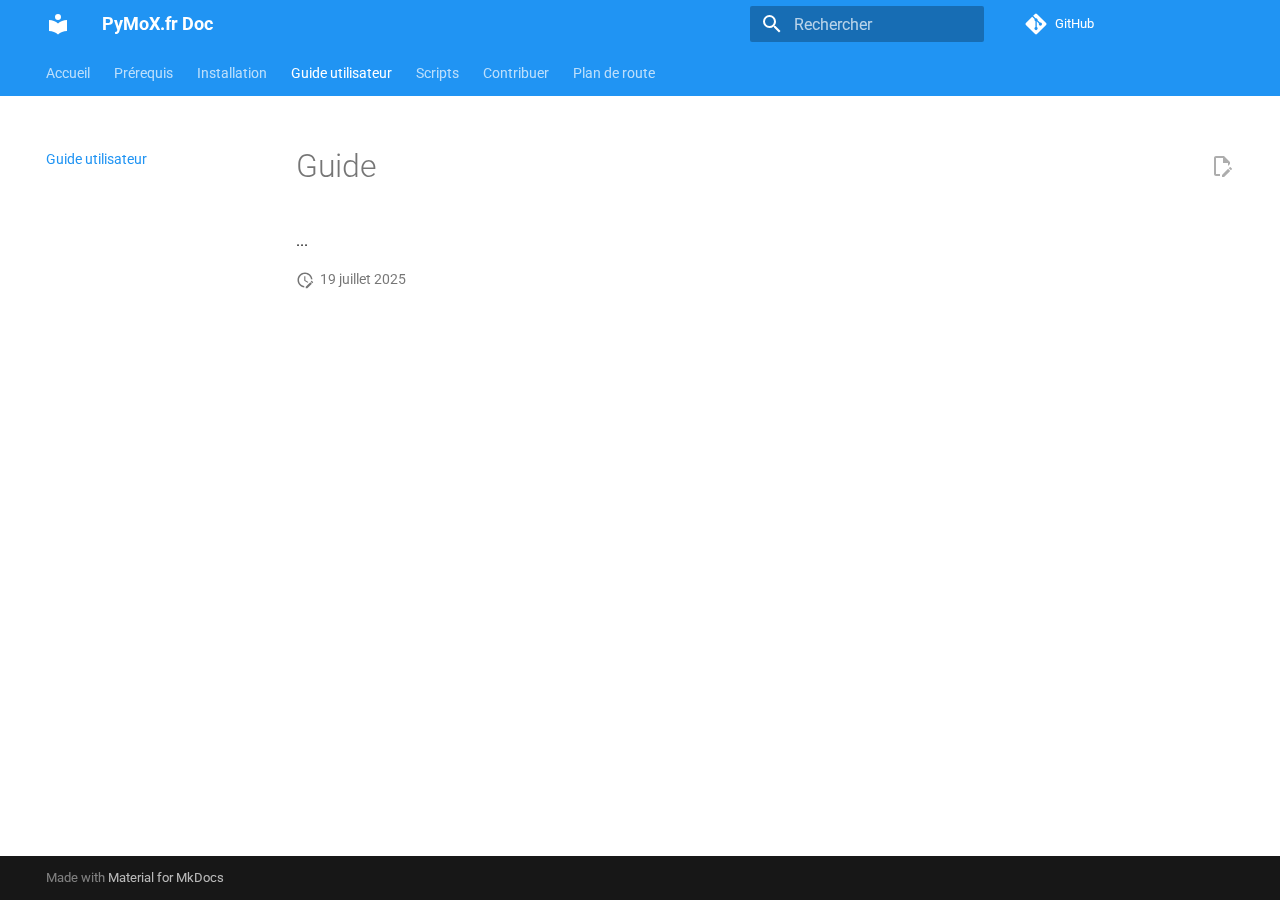
<file: user_guide.html>
<!doctype html><html lang=fr class=no-js> <head><meta charset=utf-8><meta name=viewport content="width=device-width,initial-scale=1"><meta name=description content="Documentation officielle du projet PyMoX.fr"><meta name=author content="La communauté PyMoX.fr & GrCOTE7"><link rel=prev href=installation.html><link rel=next href=scripts.html><link rel=icon href=/assets/imgs/favicon.ico><meta name=generator content="mkdocs-1.6.1, mkdocs-material-9.6.15"><title>Guide utilisateur - PyMoX.fr Doc</title><link rel=stylesheet href=assets/stylesheets/main.342714a4.min.css><link rel=stylesheet href=assets/stylesheets/palette.06af60db.min.css><link rel=preconnect href=https://fonts.gstatic.com crossorigin><link rel=stylesheet href="https://fonts.googleapis.com/css?family=Roboto:300,300i,400,400i,700,700i%7CRoboto+Mono:400,400i,700,700i&display=fallback"><style>:root{--md-text-font:"Roboto";--md-code-font:"Roboto Mono"}</style><link rel=stylesheet href=assets/stylesheets/extra.css><script>__md_scope=new URL(".",location),__md_hash=e=>[...e].reduce(((e,_)=>(e<<5)-e+_.charCodeAt(0)),0),__md_get=(e,_=localStorage,t=__md_scope)=>JSON.parse(_.getItem(t.pathname+"."+e)),__md_set=(e,_,t=localStorage,a=__md_scope)=>{try{t.setItem(a.pathname+"."+e,JSON.stringify(_))}catch(e){}}</script></head> <body dir=ltr data-md-color-scheme=default data-md-color-primary=blue data-md-color-accent=light-blue> <input class=md-toggle data-md-toggle=drawer type=checkbox id=__drawer autocomplete=off> <input class=md-toggle data-md-toggle=search type=checkbox id=__search autocomplete=off> <label class=md-overlay for=__drawer></label> <div data-md-component=skip> <a href=#guide class=md-skip> Aller au contenu </a> </div> <div data-md-component=announce> </div> <header class=md-header data-md-component=header> <nav class="md-header__inner md-grid" aria-label=En-tête> <a href=index.html title="PyMoX.fr Doc" class="md-header__button md-logo" aria-label="PyMoX.fr Doc" data-md-component=logo> <svg xmlns=http://www.w3.org/2000/svg viewbox="0 0 24 24"><path d="M12 8a3 3 0 0 0 3-3 3 3 0 0 0-3-3 3 3 0 0 0-3 3 3 3 0 0 0 3 3m0 3.54C9.64 9.35 6.5 8 3 8v11c3.5 0 6.64 1.35 9 3.54 2.36-2.19 5.5-3.54 9-3.54V8c-3.5 0-6.64 1.35-9 3.54"/></svg> </a> <label class="md-header__button md-icon" for=__drawer> <svg xmlns=http://www.w3.org/2000/svg viewbox="0 0 24 24"><path d="M3 6h18v2H3zm0 5h18v2H3zm0 5h18v2H3z"/></svg> </label> <div class=md-header__title data-md-component=header-title> <div class=md-header__ellipsis> <div class=md-header__topic> <span class=md-ellipsis> PyMoX.fr Doc </span> </div> <div class=md-header__topic data-md-component=header-topic> <span class=md-ellipsis> Guide utilisateur </span> </div> </div> </div> <form class=md-header__option data-md-component=palette> <input class=md-option data-md-color-media data-md-color-scheme=default data-md-color-primary=blue data-md-color-accent=light-blue aria-hidden=true type=radio name=__palette id=__palette_0> </form> <script>var palette=__md_get("__palette");if(palette&&palette.color){if("(prefers-color-scheme)"===palette.color.media){var media=matchMedia("(prefers-color-scheme: light)"),input=document.querySelector(media.matches?"[data-md-color-media='(prefers-color-scheme: light)']":"[data-md-color-media='(prefers-color-scheme: dark)']");palette.color.media=input.getAttribute("data-md-color-media"),palette.color.scheme=input.getAttribute("data-md-color-scheme"),palette.color.primary=input.getAttribute("data-md-color-primary"),palette.color.accent=input.getAttribute("data-md-color-accent")}for(var[key,value]of Object.entries(palette.color))document.body.setAttribute("data-md-color-"+key,value)}</script> <label class="md-header__button md-icon" for=__search> <svg xmlns=http://www.w3.org/2000/svg viewbox="0 0 24 24"><path d="M9.5 3A6.5 6.5 0 0 1 16 9.5c0 1.61-.59 3.09-1.56 4.23l.27.27h.79l5 5-1.5 1.5-5-5v-.79l-.27-.27A6.52 6.52 0 0 1 9.5 16 6.5 6.5 0 0 1 3 9.5 6.5 6.5 0 0 1 9.5 3m0 2C7 5 5 7 5 9.5S7 14 9.5 14 14 12 14 9.5 12 5 9.5 5"/></svg> </label> <div class=md-search data-md-component=search role=dialog> <label class=md-search__overlay for=__search></label> <div class=md-search__inner role=search> <form class=md-search__form name=search> <input type=text class=md-search__input name=query aria-label=Rechercher placeholder=Rechercher autocapitalize=off autocorrect=off autocomplete=off spellcheck=false data-md-component=search-query required> <label class="md-search__icon md-icon" for=__search> <svg xmlns=http://www.w3.org/2000/svg viewbox="0 0 24 24"><path d="M9.5 3A6.5 6.5 0 0 1 16 9.5c0 1.61-.59 3.09-1.56 4.23l.27.27h.79l5 5-1.5 1.5-5-5v-.79l-.27-.27A6.52 6.52 0 0 1 9.5 16 6.5 6.5 0 0 1 3 9.5 6.5 6.5 0 0 1 9.5 3m0 2C7 5 5 7 5 9.5S7 14 9.5 14 14 12 14 9.5 12 5 9.5 5"/></svg> <svg xmlns=http://www.w3.org/2000/svg viewbox="0 0 24 24"><path d="M20 11v2H8l5.5 5.5-1.42 1.42L4.16 12l7.92-7.92L13.5 5.5 8 11z"/></svg> </label> <nav class=md-search__options aria-label=Recherche> <button type=reset class="md-search__icon md-icon" title=Effacer aria-label=Effacer tabindex=-1> <svg xmlns=http://www.w3.org/2000/svg viewbox="0 0 24 24"><path d="M19 6.41 17.59 5 12 10.59 6.41 5 5 6.41 10.59 12 5 17.59 6.41 19 12 13.41 17.59 19 19 17.59 13.41 12z"/></svg> </button> </nav> <div class=md-search__suggest data-md-component=search-suggest></div> </form> <div class=md-search__output> <div class=md-search__scrollwrap tabindex=0 data-md-scrollfix> <div class=md-search-result data-md-component=search-result> <div class=md-search-result__meta> Initialisation de la recherche </div> <ol class=md-search-result__list role=presentation></ol> </div> </div> </div> </div> </div> <div class=md-header__source> <a href=https://github.com/PyMoX-fr/Doc title="Aller au dépôt" class=md-source data-md-component=source> <div class="md-source__icon md-icon"> <svg xmlns=http://www.w3.org/2000/svg viewbox="0 0 448 512"><!-- Font Awesome Free 6.7.2 by @fontawesome - https://fontawesome.com License - https://fontawesome.com/license/free (Icons: CC BY 4.0, Fonts: SIL OFL 1.1, Code: MIT License) Copyright 2024 Fonticons, Inc.--><path d="M439.55 236.05 244 40.45a28.87 28.87 0 0 0-40.81 0l-40.66 40.63 51.52 51.52c27.06-9.14 52.68 16.77 43.39 43.68l49.66 49.66c34.23-11.8 61.18 31 35.47 56.69-26.49 26.49-70.21-2.87-56-37.34L240.22 199v121.85c25.3 12.54 22.26 41.85 9.08 55a34.34 34.34 0 0 1-48.55 0c-17.57-17.6-11.07-46.91 11.25-56v-123c-20.8-8.51-24.6-30.74-18.64-45L142.57 101 8.45 235.14a28.86 28.86 0 0 0 0 40.81l195.61 195.6a28.86 28.86 0 0 0 40.8 0l194.69-194.69a28.86 28.86 0 0 0 0-40.81"/></svg> </div> <div class=md-source__repository> GitHub </div> </a> </div> </nav> </header> <div class=md-container data-md-component=container> <nav class=md-tabs aria-label=Onglets data-md-component=tabs> <div class=md-grid> <ul class=md-tabs__list> <li class=md-tabs__item> <a href=index.html class=md-tabs__link> Accueil </a> </li> <li class=md-tabs__item> <a href=requested.html class=md-tabs__link> Prérequis </a> </li> <li class=md-tabs__item> <a href=installation.html class=md-tabs__link> Installation </a> </li> <li class="md-tabs__item md-tabs__item--active"> <a href=user_guide.html class=md-tabs__link> Guide utilisateur </a> </li> <li class=md-tabs__item> <a href=scripts.html class=md-tabs__link> Scripts </a> </li> <li class=md-tabs__item> <a href=contributing.html class=md-tabs__link> Contribuer </a> </li> <li class=md-tabs__item> <a href=roadmap.html class=md-tabs__link> Plan de route </a> </li> </ul> </div> </nav> <main class=md-main data-md-component=main> <div class="md-main__inner md-grid"> <div class="md-sidebar md-sidebar--primary" data-md-component=sidebar data-md-type=navigation> <div class=md-sidebar__scrollwrap> <div class=md-sidebar__inner> <nav class="md-nav md-nav--primary md-nav--lifted md-nav--integrated" aria-label=Navigation data-md-level=0> <label class=md-nav__title for=__drawer> <a href=index.html title="PyMoX.fr Doc" class="md-nav__button md-logo" aria-label="PyMoX.fr Doc" data-md-component=logo> <svg xmlns=http://www.w3.org/2000/svg viewbox="0 0 24 24"><path d="M12 8a3 3 0 0 0 3-3 3 3 0 0 0-3-3 3 3 0 0 0-3 3 3 3 0 0 0 3 3m0 3.54C9.64 9.35 6.5 8 3 8v11c3.5 0 6.64 1.35 9 3.54 2.36-2.19 5.5-3.54 9-3.54V8c-3.5 0-6.64 1.35-9 3.54"/></svg> </a> PyMoX.fr Doc </label> <div class=md-nav__source> <a href=https://github.com/PyMoX-fr/Doc title="Aller au dépôt" class=md-source data-md-component=source> <div class="md-source__icon md-icon"> <svg xmlns=http://www.w3.org/2000/svg viewbox="0 0 448 512"><!-- Font Awesome Free 6.7.2 by @fontawesome - https://fontawesome.com License - https://fontawesome.com/license/free (Icons: CC BY 4.0, Fonts: SIL OFL 1.1, Code: MIT License) Copyright 2024 Fonticons, Inc.--><path d="M439.55 236.05 244 40.45a28.87 28.87 0 0 0-40.81 0l-40.66 40.63 51.52 51.52c27.06-9.14 52.68 16.77 43.39 43.68l49.66 49.66c34.23-11.8 61.18 31 35.47 56.69-26.49 26.49-70.21-2.87-56-37.34L240.22 199v121.85c25.3 12.54 22.26 41.85 9.08 55a34.34 34.34 0 0 1-48.55 0c-17.57-17.6-11.07-46.91 11.25-56v-123c-20.8-8.51-24.6-30.74-18.64-45L142.57 101 8.45 235.14a28.86 28.86 0 0 0 0 40.81l195.61 195.6a28.86 28.86 0 0 0 40.8 0l194.69-194.69a28.86 28.86 0 0 0 0-40.81"/></svg> </div> <div class=md-source__repository> GitHub </div> </a> </div> <ul class=md-nav__list data-md-scrollfix> <li class=md-nav__item> <a href=index.html class=md-nav__link> <span class=md-ellipsis> Accueil </span> </a> </li> <li class=md-nav__item> <a href=requested.html class=md-nav__link> <span class=md-ellipsis> Prérequis </span> </a> </li> <li class=md-nav__item> <a href=installation.html class=md-nav__link> <span class=md-ellipsis> Installation </span> </a> </li> <li class="md-nav__item md-nav__item--active"> <input class="md-nav__toggle md-toggle" type=checkbox id=__toc> <a href=user_guide.html class="md-nav__link md-nav__link--active"> <span class=md-ellipsis> Guide utilisateur </span> </a> </li> <li class=md-nav__item> <a href=scripts.html class=md-nav__link> <span class=md-ellipsis> Scripts </span> </a> </li> <li class=md-nav__item> <a href=contributing.html class=md-nav__link> <span class=md-ellipsis> Contribuer </span> </a> </li> <li class=md-nav__item> <a href=roadmap.html class=md-nav__link> <span class=md-ellipsis> Plan de route </span> </a> </li> </ul> </nav> </div> </div> </div> <div class=md-content data-md-component=content> <article class="md-content__inner md-typeset"> <a href=https://github.com/PyMoX-fr/Doc/edit/main/doc/user_guide.md title="Editer cette page" class="md-content__button md-icon" rel=edit> <svg xmlns=http://www.w3.org/2000/svg viewbox="0 0 24 24"><path d="M10 20H6V4h7v5h5v3.1l2-2V8l-6-6H6c-1.1 0-2 .9-2 2v16c0 1.1.9 2 2 2h4zm10.2-7c.1 0 .3.1.4.2l1.3 1.3c.2.2.2.6 0 .8l-1 1-2.1-2.1 1-1c.1-.1.2-.2.4-.2m0 3.9L14.1 23H12v-2.1l6.1-6.1z"/></svg> </a> <h1 id=guide>Guide<a class=headerlink href=#guide title="Permanent link">&para;</a></h1> <p>...</p> <aside class=md-source-file> <span class=md-source-file__fact> <span class=md-icon title="Dernière mise à jour"> <svg xmlns=http://www.w3.org/2000/svg viewbox="0 0 24 24"><path d="M21 13.1c-.1 0-.3.1-.4.2l-1 1 2.1 2.1 1-1c.2-.2.2-.6 0-.8l-1.3-1.3c-.1-.1-.2-.2-.4-.2m-1.9 1.8-6.1 6V23h2.1l6.1-6.1zM12.5 7v5.2l4 2.4-1 1L11 13V7zM11 21.9c-5.1-.5-9-4.8-9-9.9C2 6.5 6.5 2 12 2c5.3 0 9.6 4.1 10 9.3-.3-.1-.6-.2-1-.2s-.7.1-1 .2C19.6 7.2 16.2 4 12 4c-4.4 0-8 3.6-8 8 0 4.1 3.1 7.5 7.1 7.9l-.1.2z"/></svg> </span> <span class="git-revision-date-localized-plugin git-revision-date-localized-plugin-date" title="19 juillet 2025 07:41:25 UTC">19 juillet 2025</span> </span> </aside> </article> </div> <script>var target=document.getElementById(location.hash.slice(1));target&&target.name&&(target.checked=target.name.startsWith("__tabbed_"))</script> </div> </main> <footer class=md-footer> <div class="md-footer-meta md-typeset"> <div class="md-footer-meta__inner md-grid"> <div class=md-copyright> Made with <a href=https://squidfunk.github.io/mkdocs-material/ target=_blank rel=noopener> Material for MkDocs </a> </div> </div> </div> </footer> </div> <div class=md-dialog data-md-component=dialog> <div class="md-dialog__inner md-typeset"></div> </div> <script id=__config type=application/json>{"base": ".", "features": ["navigation.instant", "navigation.sections", "content.code.copy", "navigation.tabs", "search.highlight", "search.suggest", "toc.integrate", "content.action.edit"], "search": "assets/javascripts/workers/search.d50fe291.min.js", "tags": null, "translations": {"clipboard.copied": "Copi\u00e9 dans le presse-papier", "clipboard.copy": "Copier dans le presse-papier", "search.result.more.one": "1 de plus sur cette page", "search.result.more.other": "# de plus sur cette page", "search.result.none": "Aucun document trouv\u00e9", "search.result.one": "1 document trouv\u00e9", "search.result.other": "# documents trouv\u00e9s", "search.result.placeholder": "Taper pour d\u00e9marrer la recherche", "search.result.term.missing": "Non trouv\u00e9", "select.version": "S\u00e9lectionner la version"}, "version": null}</script> <script src=assets/javascripts/bundle.56ea9cef.min.js></script> </body> </html>
</file>
